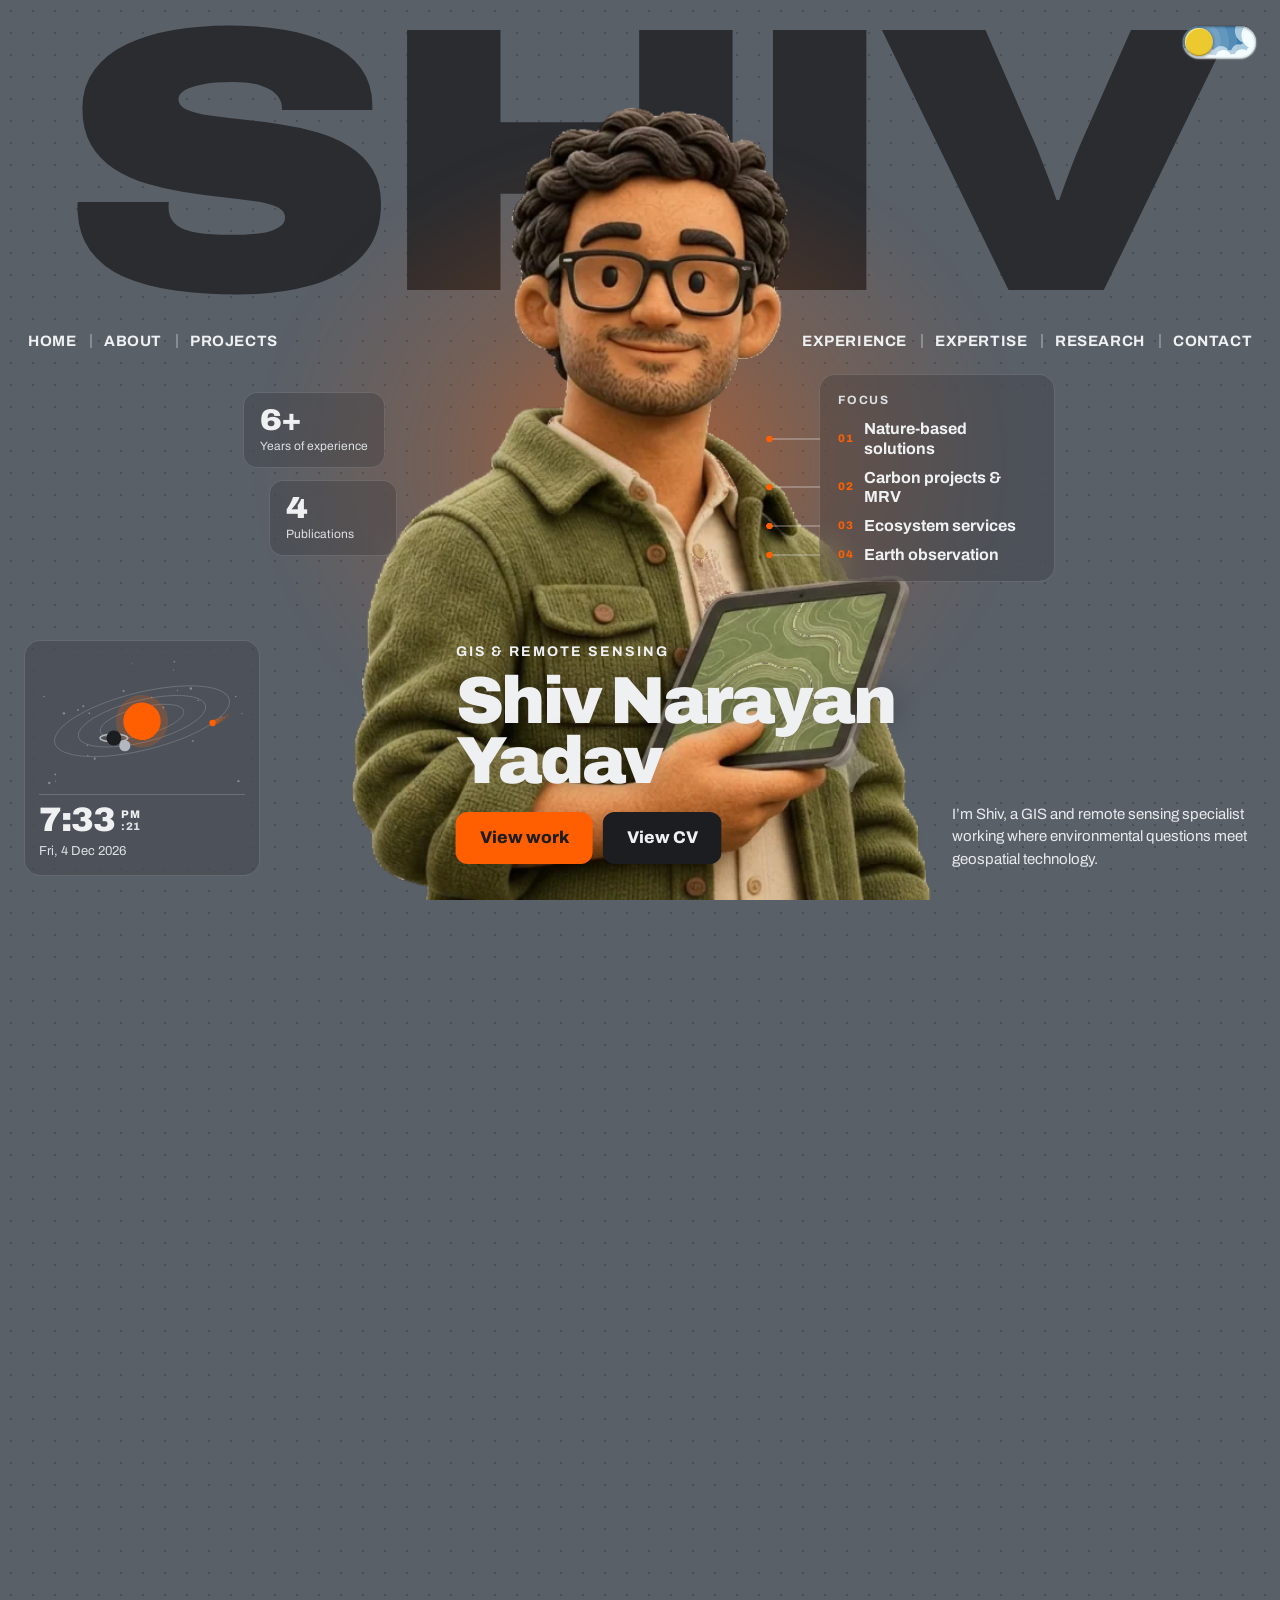
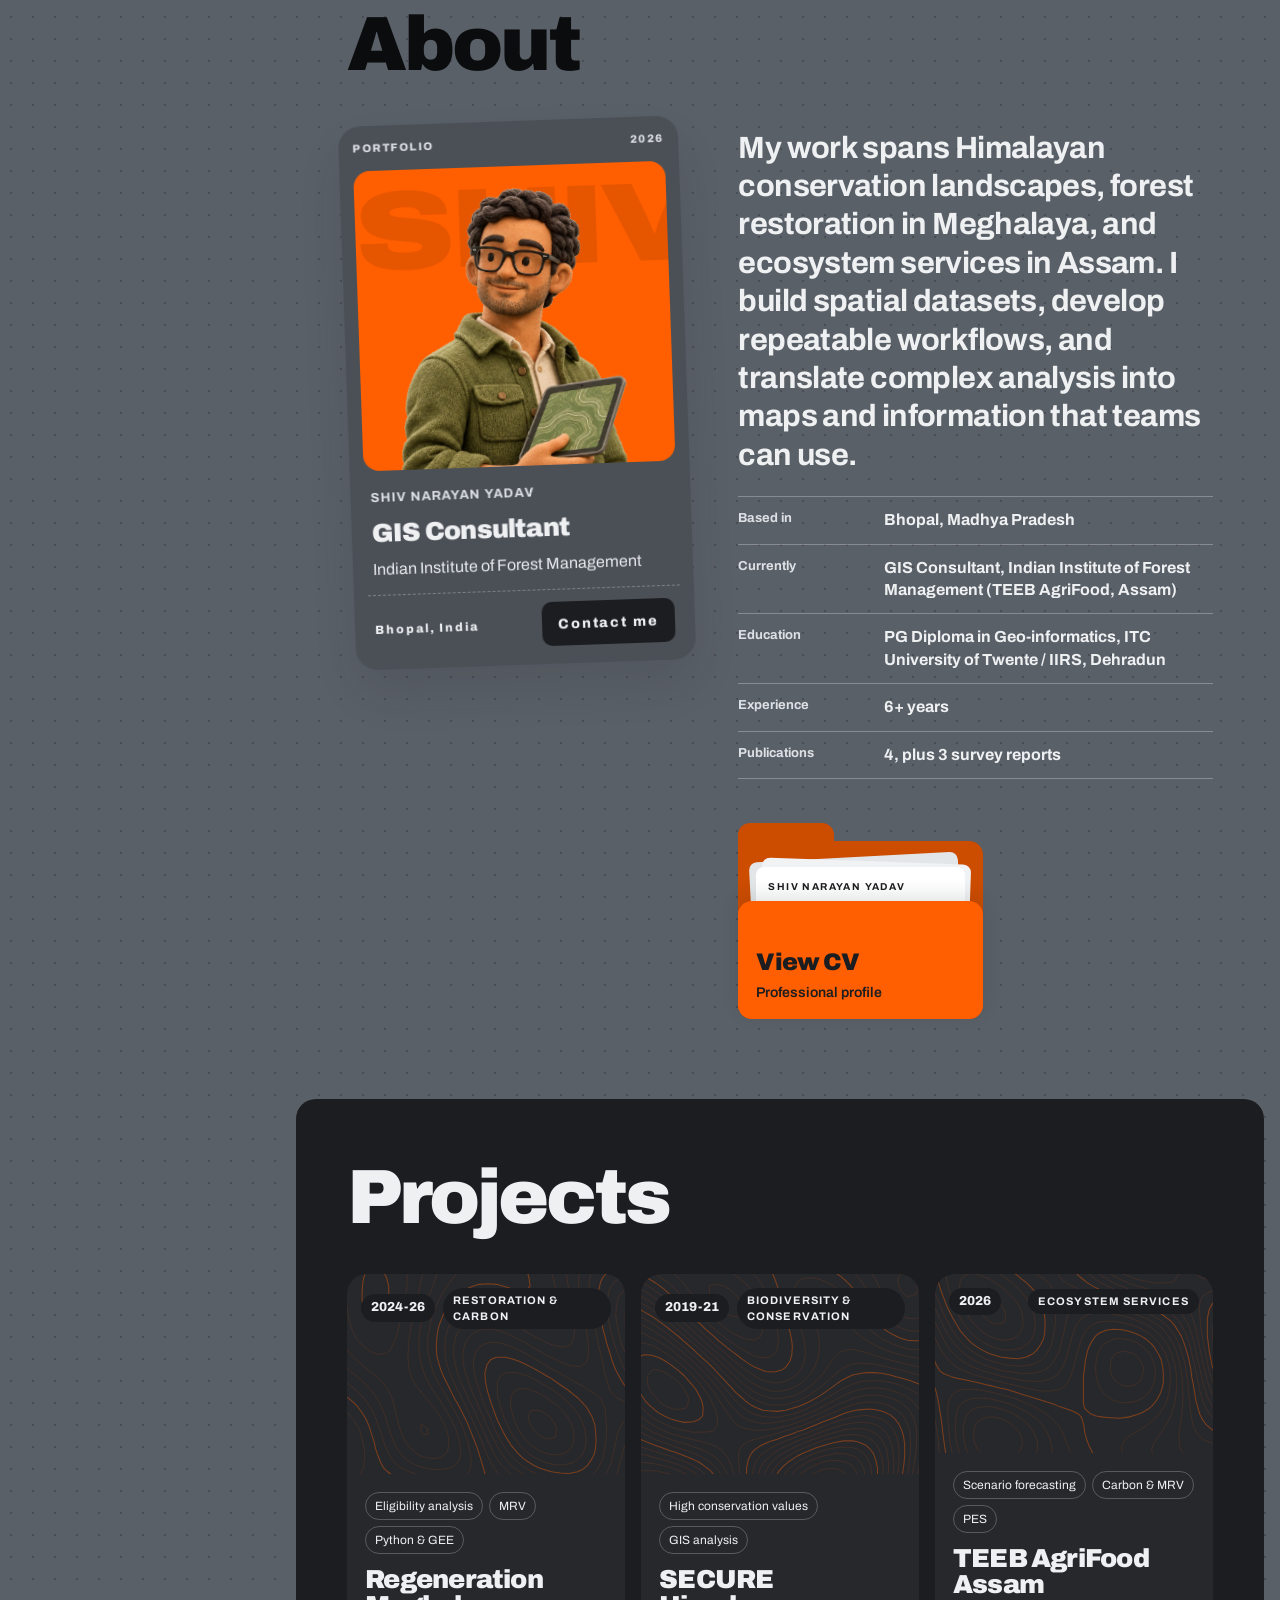
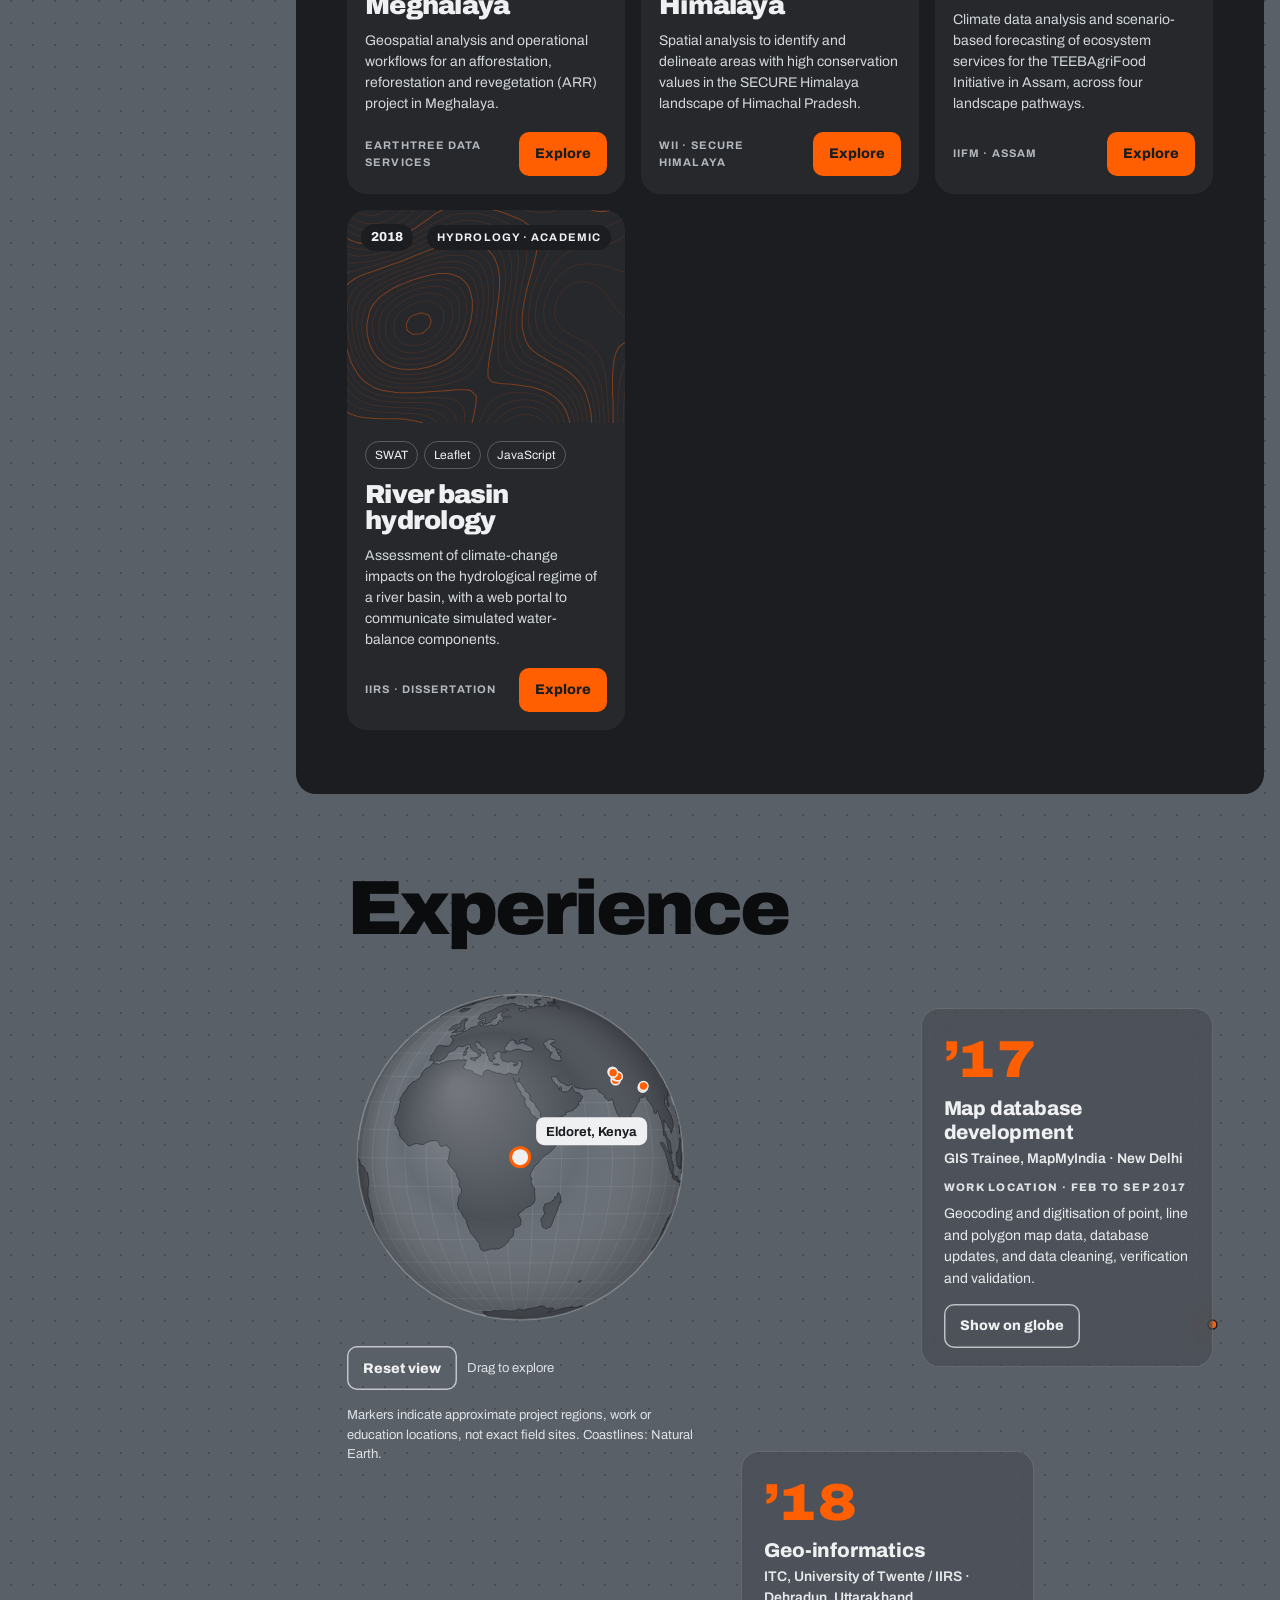
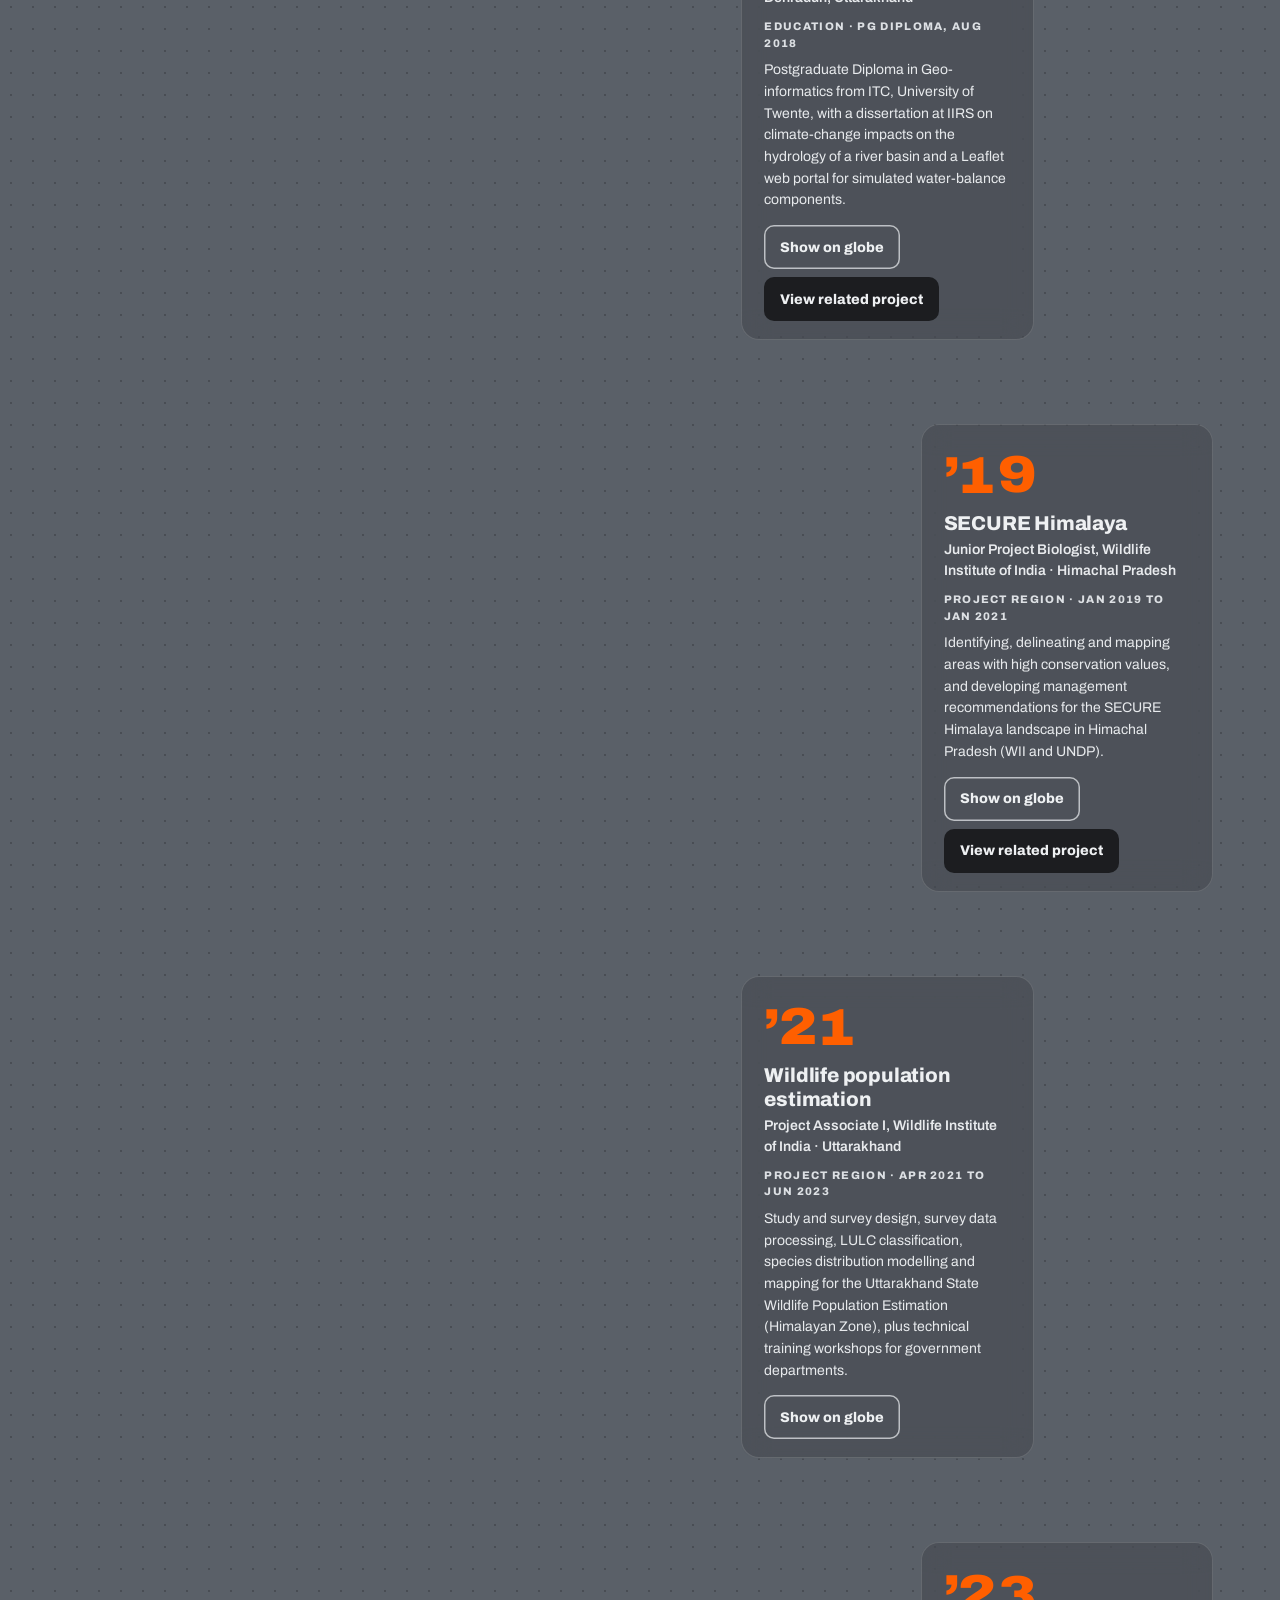
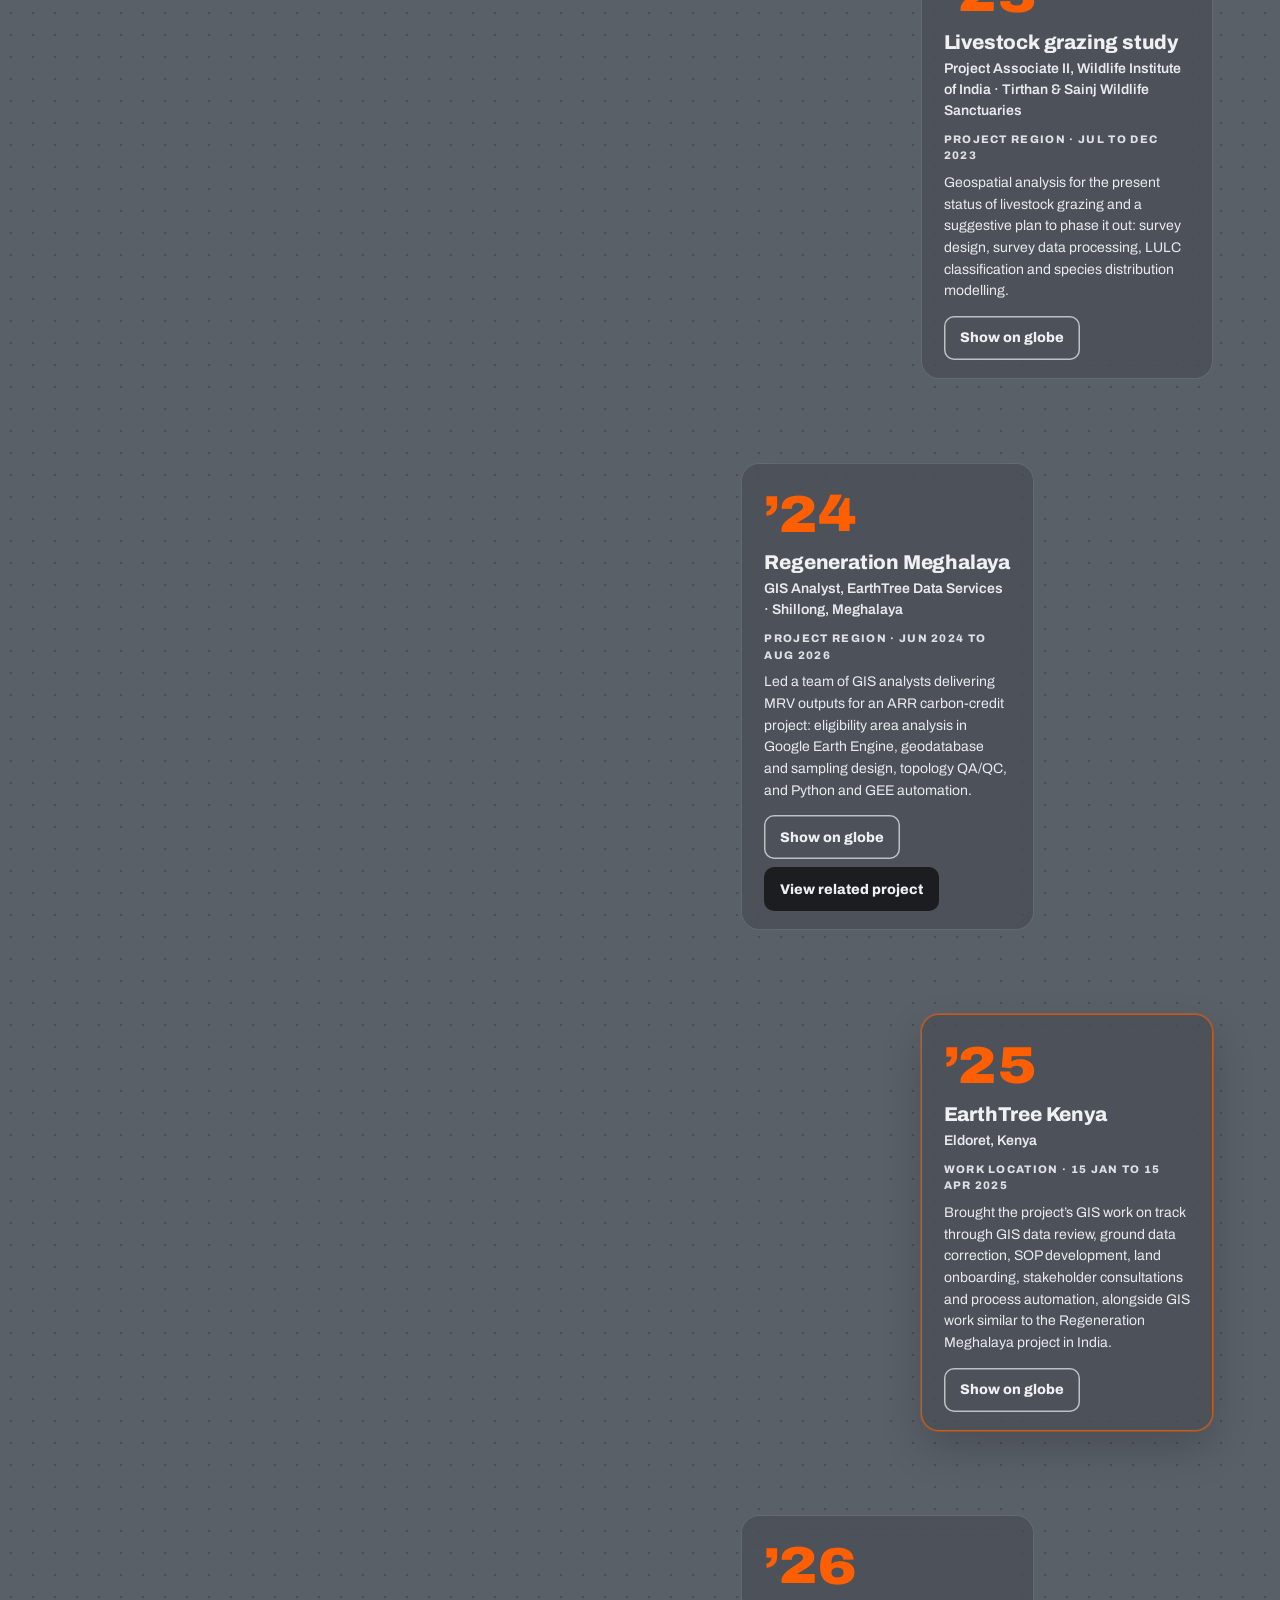
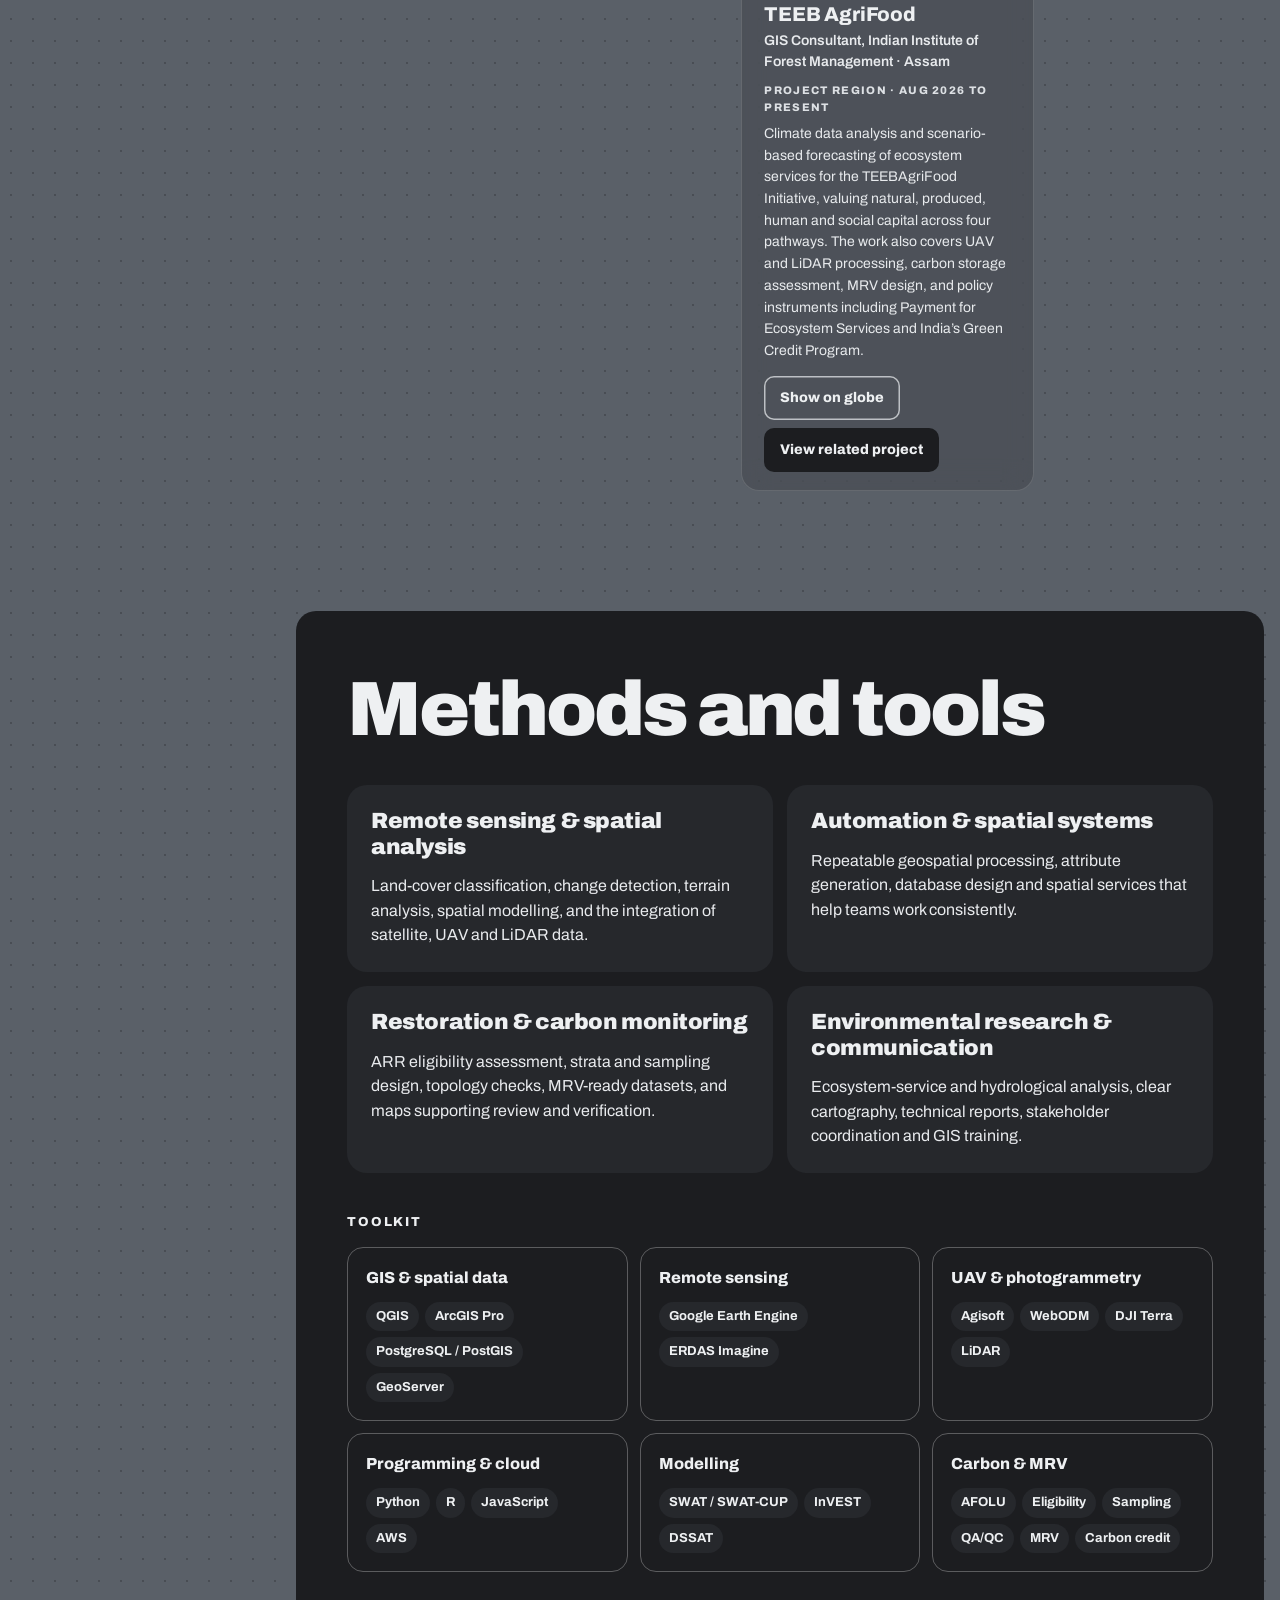
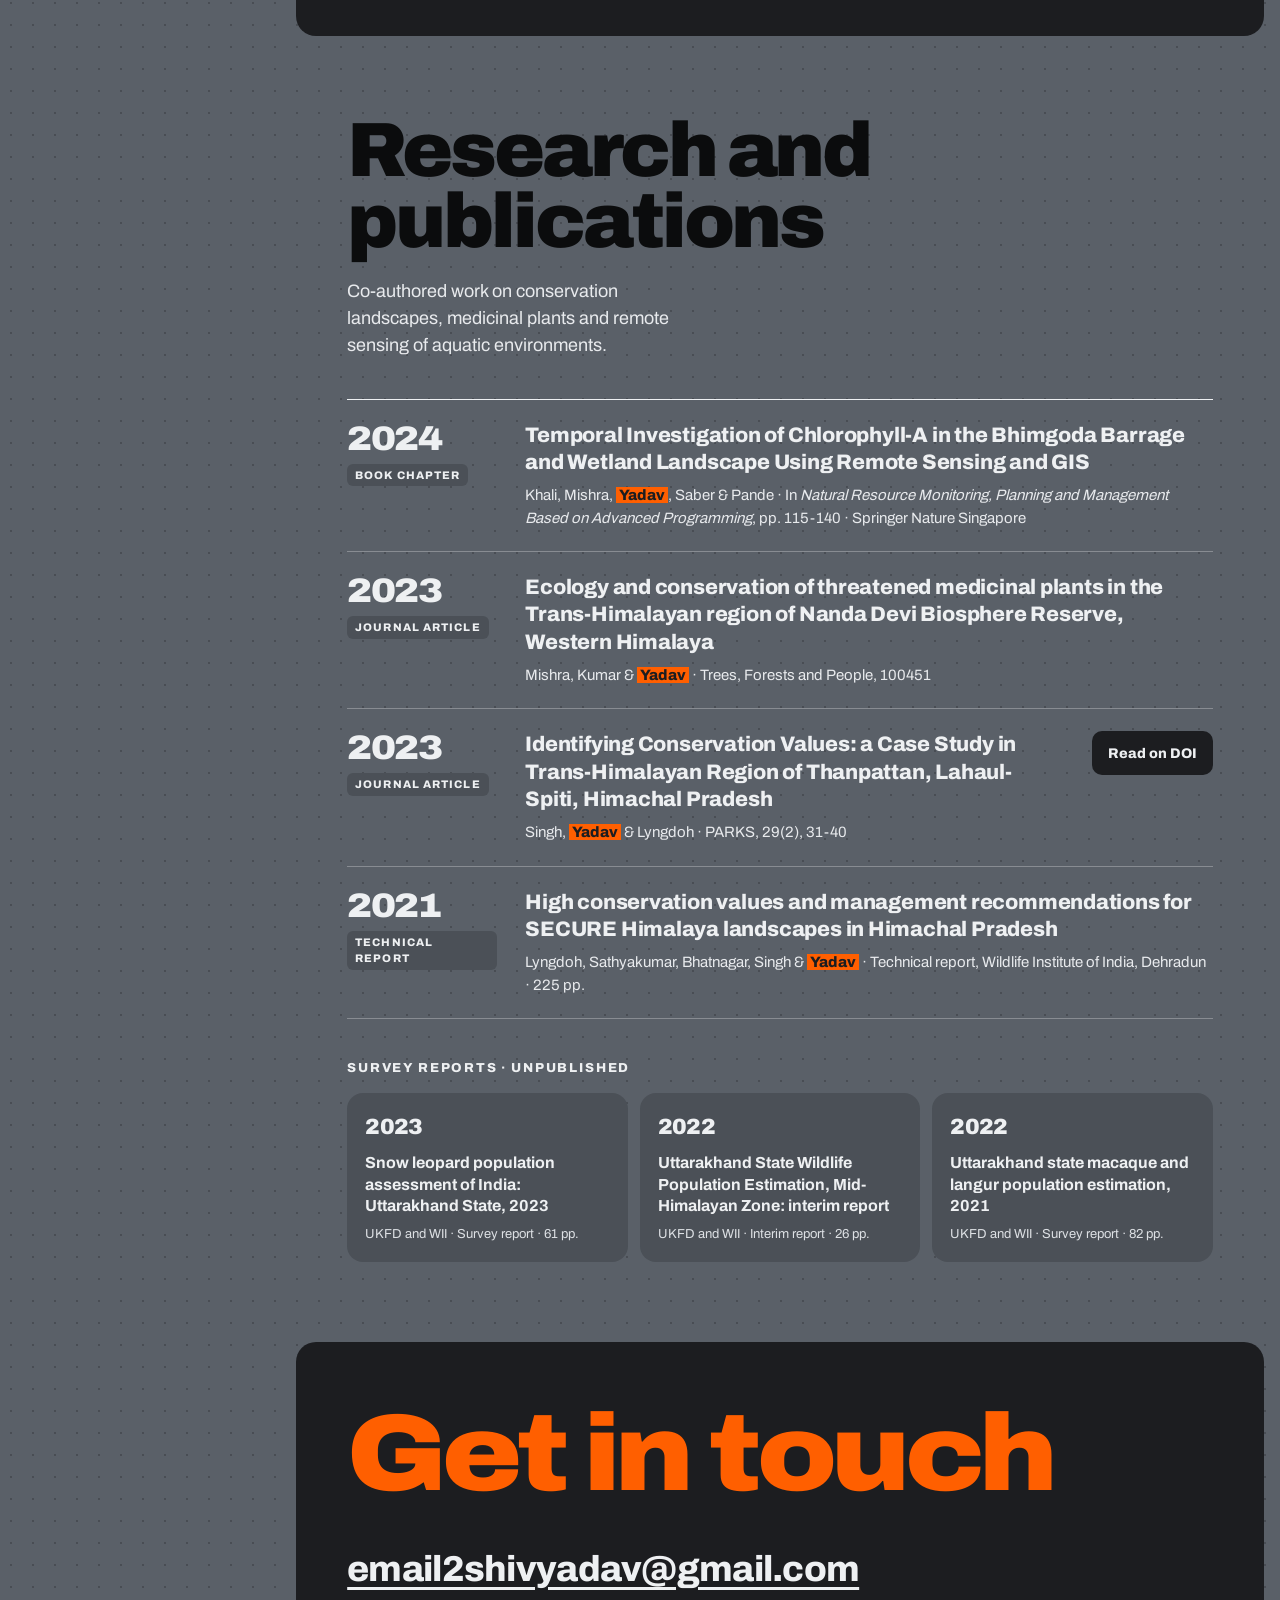
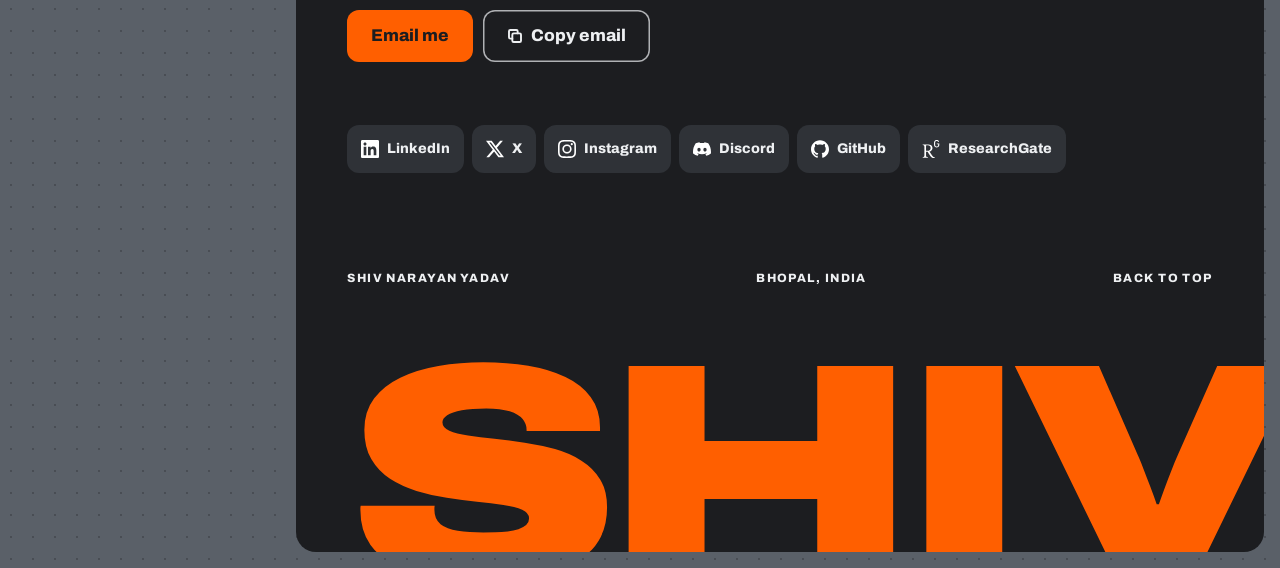
<file: index.html>
<!doctype html>
<html lang="en">
<head>
<meta charset="utf-8">
<meta name="viewport" content="width=device-width, initial-scale=1">
<meta name="theme-color" content="#5a6068">
<meta name="description" content="Shiv Narayan Yadav, GIS and remote sensing specialist working across conservation, forest restoration, carbon projects, ecosystem services and environmental research.">
<title>Shiv Narayan Yadav · GIS and remote sensing</title>
<link rel="icon" href="favicon.svg" type="image/svg+xml">
<link rel="canonical" href="https://shivyadav.work.gd/">
<meta property="og:type" content="website">
<meta property="og:url" content="https://shivyadav.work.gd/">
<meta property="og:title" content="Shiv Narayan Yadav · GIS and remote sensing">
<meta property="og:description" content="Shiv Narayan Yadav, GIS and remote sensing specialist working across conservation, forest restoration, carbon projects, ecosystem services and environmental research.">
<meta property="og:image" content="https://shivyadav.work.gd/assets/og-image.jpg">
<meta property="og:image:width" content="1200">
<meta property="og:image:height" content="630">
<meta name="twitter:card" content="summary_large_image">
<script type="application/ld+json">{"@context": "https://schema.org", "@type": "Person", "name": "Shiv Narayan Yadav", "jobTitle": "GIS Consultant", "worksFor": {"@type": "Organization", "name": "Indian Institute of Forest Management"}, "address": {"@type": "PostalAddress", "addressLocality": "Bhopal", "addressRegion": "Madhya Pradesh", "addressCountry": "IN"}, "url": "https://shivyadav.work.gd/", "image": "https://shivyadav.work.gd/assets/og-image.jpg", "email": "mailto:email2shivyadav@gmail.com", "knowsAbout": ["GIS", "Remote sensing", "Nature-based solutions", "Carbon projects and MRV", "Ecosystem services"], "sameAs": ["https://www.linkedin.com/in/shiv-narayan-yadav-1a40b349/", "https://x.com/stillsbyshiv", "https://www.instagram.com/stillsbyshiv/", "https://github.com/shivnarayanyadav1507-sys", "https://www.researchgate.net/profile/Shiv-Yadav-10"]}</script>
<link rel="preload" href="assets/fonts/archivo-variable.woff2" as="font" type="font/woff2" crossorigin>
<script src="theme-init.js?v=3"></script>
<link rel="stylesheet" href="site.css?v=16">
<script src="site-config.js?v=5" defer></script>
<script src="vendor/d3-array.min.js" defer></script>
<script src="vendor/d3-geo.min.js" defer></script>
<script src="site.js?v=8" defer></script>
<script src="clock.js?v=2" defer></script>
<script src="visits.js?v=3" defer></script>
<script src="journey.js?v=5" defer></script>
<script src="char-video.js?v=3" defer></script>
<script src="char-turn.js?v=1" defer></script>
<script src="intro.js?v=2" defer></script>
</head>
<body>
<a class="skip-link" href="#main">Skip to content</a>

<header class="topbar" aria-label="Site header">
  <a class="brand-chip" href="#home" aria-label="Shiv Narayan Yadav, home">shiv.</a>
  <p class="ticket ticket-mini" data-visitor hidden><span class="ticket-main"><small aria-hidden="true">Visitor</small><span class="ticket-num"><span class="sr-only">You are visitor number</span><b data-visitor-no data-format="ticket"></b></span></span><span class="ticket-stub" aria-hidden="true"></span></p>
  <label class="theme-switch" title="Light or dark theme">
      <input type="checkbox" class="theme-switch__checkbox theme-toggle" role="switch" aria-label="Dark theme">
      <span class="theme-switch__container" aria-hidden="true">
        <span class="theme-switch__clouds"></span>
        <span class="theme-switch__stars-container"><svg viewBox="0 0 144 55" fill="none"><path fill-rule="evenodd" clip-rule="evenodd" d="M135.831 3.00688C135.055 3.85027 134.111 4.29946 133 4.35447C134.111 4.40947 135.055 4.85867 135.831 5.71123C136.607 6.55462 136.996 7.56303 136.996 8.72727C136.996 7.95722 137.172 7.25134 137.525 6.59129C137.886 5.93124 138.372 5.39954 138.98 5.00535C139.598 4.60199 140.268 4.39114 141 4.35447C139.88 4.2903 138.936 3.85027 138.16 3.00688C137.384 2.16348 136.996 1.16425 136.996 0C136.996 1.16425 136.607 2.16348 135.831 3.00688ZM31 23.3545C32.1114 23.2995 33.0551 22.8503 33.8313 22.0069C34.6075 21.1635 34.9956 20.1642 34.9956 19C34.9956 20.1642 35.3837 21.1635 36.1599 22.0069C36.9361 22.8503 37.8798 23.2903 39 23.3545C38.2679 23.3911 37.5976 23.602 36.9802 24.0053C36.3716 24.3995 35.8864 24.9312 35.5248 25.5913C35.172 26.2513 34.9956 26.9572 34.9956 27.7273C34.9956 26.563 34.6075 25.5546 33.8313 24.7112C33.0551 23.8587 32.1114 23.4095 31 23.3545ZM0 36.3545C1.11136 36.2995 2.05513 35.8503 2.83131 35.0069C3.6075 34.1635 3.99559 33.1642 3.99559 32C3.99559 33.1642 4.38368 34.1635 5.15987 35.0069C5.93605 35.8503 6.87982 36.2903 8 36.3545C7.26792 36.3911 6.59757 36.602 5.98015 37.0053C5.37155 37.3995 4.88644 37.9312 4.52481 38.5913C4.172 39.2513 3.99559 39.9572 3.99559 40.7273C3.99559 39.563 3.6075 38.5546 2.83131 37.7112C2.05513 36.8587 1.11136 36.4095 0 36.3545ZM56.8313 24.0069C56.0551 24.8503 55.1114 25.2995 54 25.3545C55.1114 25.4095 56.0551 25.8587 56.8313 26.7112C57.6075 27.5546 57.9956 28.563 57.9956 29.7273C57.9956 28.9572 58.172 28.2513 58.5248 27.5913C58.8864 26.9312 59.3716 26.3995 59.9802 26.0053C60.5976 25.602 61.2679 25.3911 62 25.3545C60.8798 25.2903 59.9361 24.8503 59.1599 24.0069C58.3837 23.1635 57.9956 22.1642 57.9956 21C57.9956 22.1642 57.6075 23.1635 56.8313 24.0069ZM81 25.3545C82.1114 25.2995 83.0551 24.8503 83.8313 24.0069C84.6075 23.1635 84.9956 22.1642 84.9956 21C84.9956 22.1642 85.3837 23.1635 86.1599 24.0069C86.9361 24.8503 87.8798 25.2903 89 25.3545C88.2679 25.3911 87.5976 25.602 86.9802 26.0053C86.3716 26.3995 85.8864 26.9312 85.5248 27.5913C85.172 28.2513 84.9956 28.9572 84.9956 29.7273C84.9956 28.563 84.6075 27.5546 83.8313 26.7112C83.0551 25.8587 82.1114 25.4095 81 25.3545ZM136 36.3545C137.111 36.2995 138.055 35.8503 138.831 35.0069C139.607 34.1635 139.996 33.1642 139.996 32C139.996 33.1642 140.384 34.1635 141.16 35.0069C141.936 35.8503 142.88 36.2903 144 36.3545C143.268 36.3911 142.598 36.602 141.98 37.0053C141.372 37.3995 140.886 37.9312 140.525 38.5913C140.172 39.2513 139.996 39.9572 139.996 40.7273C139.996 39.563 139.607 38.5546 138.831 37.7112C138.055 36.8587 137.111 36.4095 136 36.3545ZM101.831 49.0069C101.055 49.8503 100.111 50.2995 99 50.3545C100.111 50.4095 101.055 50.8587 101.831 51.7112C102.607 52.5546 102.996 53.563 102.996 54.7273C102.996 53.9572 103.172 53.2513 103.525 52.5913C103.886 51.9312 104.372 51.3995 104.98 51.0053C105.598 50.602 106.268 50.3911 107 50.3545C105.88 50.2903 104.936 49.8503 104.16 49.0069C103.384 48.1635 102.996 47.1642 102.996 46C102.996 47.1642 102.607 48.1635 101.831 49.0069Z" fill="currentColor"/></svg></span>
        <span class="theme-switch__circle-container">
          <span class="theme-switch__sun-moon-container">
            <span class="theme-switch__moon"><span class="theme-switch__spot"></span><span class="theme-switch__spot"></span><span class="theme-switch__spot"></span></span>
          </span>
        </span>
      </span>
    </label>
</header>

<div class="shell">
  <aside class="sidebar" aria-label="Profile and navigation">
    <div class="side-panel side-intro">
      <div class="side-top"><a class="brand-chip" href="#home" aria-label="Shiv Narayan Yadav, home" data-land="brand">shiv.</a><label class="theme-switch side-switch" data-land="switch" title="Light or dark theme">
      <input type="checkbox" class="theme-switch__checkbox theme-toggle" role="switch" aria-label="Dark theme">
      <span class="theme-switch__container" aria-hidden="true">
        <span class="theme-switch__clouds"></span>
        <span class="theme-switch__stars-container"><svg viewBox="0 0 144 55" fill="none"><path fill-rule="evenodd" clip-rule="evenodd" d="M135.831 3.00688C135.055 3.85027 134.111 4.29946 133 4.35447C134.111 4.40947 135.055 4.85867 135.831 5.71123C136.607 6.55462 136.996 7.56303 136.996 8.72727C136.996 7.95722 137.172 7.25134 137.525 6.59129C137.886 5.93124 138.372 5.39954 138.98 5.00535C139.598 4.60199 140.268 4.39114 141 4.35447C139.88 4.2903 138.936 3.85027 138.16 3.00688C137.384 2.16348 136.996 1.16425 136.996 0C136.996 1.16425 136.607 2.16348 135.831 3.00688ZM31 23.3545C32.1114 23.2995 33.0551 22.8503 33.8313 22.0069C34.6075 21.1635 34.9956 20.1642 34.9956 19C34.9956 20.1642 35.3837 21.1635 36.1599 22.0069C36.9361 22.8503 37.8798 23.2903 39 23.3545C38.2679 23.3911 37.5976 23.602 36.9802 24.0053C36.3716 24.3995 35.8864 24.9312 35.5248 25.5913C35.172 26.2513 34.9956 26.9572 34.9956 27.7273C34.9956 26.563 34.6075 25.5546 33.8313 24.7112C33.0551 23.8587 32.1114 23.4095 31 23.3545ZM0 36.3545C1.11136 36.2995 2.05513 35.8503 2.83131 35.0069C3.6075 34.1635 3.99559 33.1642 3.99559 32C3.99559 33.1642 4.38368 34.1635 5.15987 35.0069C5.93605 35.8503 6.87982 36.2903 8 36.3545C7.26792 36.3911 6.59757 36.602 5.98015 37.0053C5.37155 37.3995 4.88644 37.9312 4.52481 38.5913C4.172 39.2513 3.99559 39.9572 3.99559 40.7273C3.99559 39.563 3.6075 38.5546 2.83131 37.7112C2.05513 36.8587 1.11136 36.4095 0 36.3545ZM56.8313 24.0069C56.0551 24.8503 55.1114 25.2995 54 25.3545C55.1114 25.4095 56.0551 25.8587 56.8313 26.7112C57.6075 27.5546 57.9956 28.563 57.9956 29.7273C57.9956 28.9572 58.172 28.2513 58.5248 27.5913C58.8864 26.9312 59.3716 26.3995 59.9802 26.0053C60.5976 25.602 61.2679 25.3911 62 25.3545C60.8798 25.2903 59.9361 24.8503 59.1599 24.0069C58.3837 23.1635 57.9956 22.1642 57.9956 21C57.9956 22.1642 57.6075 23.1635 56.8313 24.0069ZM81 25.3545C82.1114 25.2995 83.0551 24.8503 83.8313 24.0069C84.6075 23.1635 84.9956 22.1642 84.9956 21C84.9956 22.1642 85.3837 23.1635 86.1599 24.0069C86.9361 24.8503 87.8798 25.2903 89 25.3545C88.2679 25.3911 87.5976 25.602 86.9802 26.0053C86.3716 26.3995 85.8864 26.9312 85.5248 27.5913C85.172 28.2513 84.9956 28.9572 84.9956 29.7273C84.9956 28.563 84.6075 27.5546 83.8313 26.7112C83.0551 25.8587 82.1114 25.4095 81 25.3545ZM136 36.3545C137.111 36.2995 138.055 35.8503 138.831 35.0069C139.607 34.1635 139.996 33.1642 139.996 32C139.996 33.1642 140.384 34.1635 141.16 35.0069C141.936 35.8503 142.88 36.2903 144 36.3545C143.268 36.3911 142.598 36.602 141.98 37.0053C141.372 37.3995 140.886 37.9312 140.525 38.5913C140.172 39.2513 139.996 39.9572 139.996 40.7273C139.996 39.563 139.607 38.5546 138.831 37.7112C138.055 36.8587 137.111 36.4095 136 36.3545ZM101.831 49.0069C101.055 49.8503 100.111 50.2995 99 50.3545C100.111 50.4095 101.055 50.8587 101.831 51.7112C102.607 52.5546 102.996 53.563 102.996 54.7273C102.996 53.9572 103.172 53.2513 103.525 52.5913C103.886 51.9312 104.372 51.3995 104.98 51.0053C105.598 50.602 106.268 50.3911 107 50.3545C105.88 50.2903 104.936 49.8503 104.16 49.0069C103.384 48.1635 102.996 47.1642 102.996 46C102.996 47.1642 102.607 48.1635 101.831 49.0069Z" fill="currentColor"/></svg></span>
        <span class="theme-switch__circle-container">
          <span class="theme-switch__sun-moon-container">
            <span class="theme-switch__moon"><span class="theme-switch__spot"></span><span class="theme-switch__spot"></span><span class="theme-switch__spot"></span></span>
          </span>
        </span>
      </span>
    </label></div>
      <p><b>Shiv Narayan Yadav</b><br>GIS &amp; remote sensing specialist, India</p>
    </div>
    <div class="side-panel side-stats">
      <div data-land="stat-0"><strong>6+</strong><span>Years of experience</span></div>
      <div data-land="stat-1"><strong>4</strong><span>Publications</span></div>
    </div>
    <nav class="side-panel side-nav" aria-label="Main navigation">
      <a href="#home" data-nav><svg viewBox="0 0 24 24" aria-hidden="true"><path d="m3 10 9-7 9 7v11h-6v-7H9v7H3z"/></svg><span data-land="nav-0">Home</span></a>
      <a href="#about" data-nav><svg viewBox="0 0 24 24" aria-hidden="true"><circle cx="12" cy="8" r="4"/><path d="M4 21v-3a8 8 0 0 1 16 0v3"/></svg><span data-land="nav-1">About</span></a>
      <a href="#work" data-nav><svg viewBox="0 0 24 24" aria-hidden="true"><rect x="3" y="7" width="18" height="14" rx="3"/><path d="M8 7V4h8v3M3 13h18"/></svg><span data-land="nav-2">Projects</span></a>
      <a href="#experience" data-nav><svg viewBox="0 0 24 24" aria-hidden="true"><circle cx="12" cy="12" r="10"/><ellipse cx="12" cy="12" rx="4" ry="10"/><path d="M2 12h20"/></svg><span data-land="nav-3">Experience</span></a>
      <a href="#expertise" data-nav><svg viewBox="0 0 24 24" aria-hidden="true"><path d="m8 5-6 7 6 7m8-14 6 7-6 7m-3-17-2 20"/></svg><span data-land="nav-4">Expertise</span></a>
      <a href="#research" data-nav><svg viewBox="0 0 24 24" aria-hidden="true"><path d="M3 3h6a3 3 0 0 1 3 3v15a4 4 0 0 0-4-2H3zm18 0h-6a3 3 0 0 0-3 3v15a4 4 0 0 1 4-2h5z"/></svg><span data-land="nav-5">Research</span></a>
      <a href="#contact" data-nav><svg viewBox="0 0 24 24" aria-hidden="true"><rect x="2" y="4" width="20" height="16" rx="3"/><path d="m3 6 9 7 9-7"/></svg><span data-land="nav-6">Contact</span></a>
    </nav>
    <div class="side-panel side-email">
      <span>email2shivyadav@gmail.com</span>
      <button type="button" class="copy-email" aria-label="Copy email address"><svg viewBox="0 0 24 24" aria-hidden="true"><rect x="8" y="8" width="13" height="13" rx="2"/><path d="M16 8V5a2 2 0 0 0-2-2H5a2 2 0 0 0-2 2v9a2 2 0 0 0 2 2h3"/></svg></button>
    </div>
    <a class="side-cv" href="cv.html" data-cv data-land="cv">View CV</a>
    <p class="ticket" data-visitor hidden>
      <span class="ticket-main">
        <small aria-hidden="true">Admit one · visitor</small>
        <span class="ticket-num"><span class="sr-only">You are visitor number</span><span aria-hidden="true">No.</span> <b data-visitor-no data-format="ticket"></b></span>
        <span class="ticket-bars" aria-hidden="true"></span>
      </span>
      <span class="ticket-stub" aria-hidden="true"><b>shiv.</b></span>
    </p>
    <p class="sr-status" role="status" data-copy-status></p>
  </aside>

  <main id="main">
    <!-- INTRO: full-screen opening that folds into the sidebar as you scroll -->
    <section class="intro" id="home" aria-labelledby="hero-title">
      <div class="char-layer" aria-hidden="true">
        <div class="intro-wordmark" data-fly="brand">SHIV</div>
        <div class="char-stage" id="character-stage">
          <span class="char-glow"></span>
          <img class="char-poster" src="assets/character-poster.webp" alt="" width="528" height="720" fetchpriority="high">
          <canvas id="character-canvas" width="528" height="720"></canvas>
        </div>
      </div>
      <div class="intro-stage" data-intro>
        <span class="intro-switch" data-fly="switch"><label class="theme-switch" title="Light or dark theme">
      <input type="checkbox" class="theme-switch__checkbox theme-toggle" role="switch" aria-label="Dark theme">
      <span class="theme-switch__container" aria-hidden="true">
        <span class="theme-switch__clouds"></span>
        <span class="theme-switch__stars-container"><svg viewBox="0 0 144 55" fill="none"><path fill-rule="evenodd" clip-rule="evenodd" d="M135.831 3.00688C135.055 3.85027 134.111 4.29946 133 4.35447C134.111 4.40947 135.055 4.85867 135.831 5.71123C136.607 6.55462 136.996 7.56303 136.996 8.72727C136.996 7.95722 137.172 7.25134 137.525 6.59129C137.886 5.93124 138.372 5.39954 138.98 5.00535C139.598 4.60199 140.268 4.39114 141 4.35447C139.88 4.2903 138.936 3.85027 138.16 3.00688C137.384 2.16348 136.996 1.16425 136.996 0C136.996 1.16425 136.607 2.16348 135.831 3.00688ZM31 23.3545C32.1114 23.2995 33.0551 22.8503 33.8313 22.0069C34.6075 21.1635 34.9956 20.1642 34.9956 19C34.9956 20.1642 35.3837 21.1635 36.1599 22.0069C36.9361 22.8503 37.8798 23.2903 39 23.3545C38.2679 23.3911 37.5976 23.602 36.9802 24.0053C36.3716 24.3995 35.8864 24.9312 35.5248 25.5913C35.172 26.2513 34.9956 26.9572 34.9956 27.7273C34.9956 26.563 34.6075 25.5546 33.8313 24.7112C33.0551 23.8587 32.1114 23.4095 31 23.3545ZM0 36.3545C1.11136 36.2995 2.05513 35.8503 2.83131 35.0069C3.6075 34.1635 3.99559 33.1642 3.99559 32C3.99559 33.1642 4.38368 34.1635 5.15987 35.0069C5.93605 35.8503 6.87982 36.2903 8 36.3545C7.26792 36.3911 6.59757 36.602 5.98015 37.0053C5.37155 37.3995 4.88644 37.9312 4.52481 38.5913C4.172 39.2513 3.99559 39.9572 3.99559 40.7273C3.99559 39.563 3.6075 38.5546 2.83131 37.7112C2.05513 36.8587 1.11136 36.4095 0 36.3545ZM56.8313 24.0069C56.0551 24.8503 55.1114 25.2995 54 25.3545C55.1114 25.4095 56.0551 25.8587 56.8313 26.7112C57.6075 27.5546 57.9956 28.563 57.9956 29.7273C57.9956 28.9572 58.172 28.2513 58.5248 27.5913C58.8864 26.9312 59.3716 26.3995 59.9802 26.0053C60.5976 25.602 61.2679 25.3911 62 25.3545C60.8798 25.2903 59.9361 24.8503 59.1599 24.0069C58.3837 23.1635 57.9956 22.1642 57.9956 21C57.9956 22.1642 57.6075 23.1635 56.8313 24.0069ZM81 25.3545C82.1114 25.2995 83.0551 24.8503 83.8313 24.0069C84.6075 23.1635 84.9956 22.1642 84.9956 21C84.9956 22.1642 85.3837 23.1635 86.1599 24.0069C86.9361 24.8503 87.8798 25.2903 89 25.3545C88.2679 25.3911 87.5976 25.602 86.9802 26.0053C86.3716 26.3995 85.8864 26.9312 85.5248 27.5913C85.172 28.2513 84.9956 28.9572 84.9956 29.7273C84.9956 28.563 84.6075 27.5546 83.8313 26.7112C83.0551 25.8587 82.1114 25.4095 81 25.3545ZM136 36.3545C137.111 36.2995 138.055 35.8503 138.831 35.0069C139.607 34.1635 139.996 33.1642 139.996 32C139.996 33.1642 140.384 34.1635 141.16 35.0069C141.936 35.8503 142.88 36.2903 144 36.3545C143.268 36.3911 142.598 36.602 141.98 37.0053C141.372 37.3995 140.886 37.9312 140.525 38.5913C140.172 39.2513 139.996 39.9572 139.996 40.7273C139.996 39.563 139.607 38.5546 138.831 37.7112C138.055 36.8587 137.111 36.4095 136 36.3545ZM101.831 49.0069C101.055 49.8503 100.111 50.2995 99 50.3545C100.111 50.4095 101.055 50.8587 101.831 51.7112C102.607 52.5546 102.996 53.563 102.996 54.7273C102.996 53.9572 103.172 53.2513 103.525 52.5913C103.886 51.9312 104.372 51.3995 104.98 51.0053C105.598 50.602 106.268 50.3911 107 50.3545C105.88 50.2903 104.936 49.8503 104.16 49.0069C103.384 48.1635 102.996 47.1642 102.996 46C102.996 47.1642 102.607 48.1635 101.831 49.0069Z" fill="currentColor"/></svg></span>
        <span class="theme-switch__circle-container">
          <span class="theme-switch__sun-moon-container">
            <span class="theme-switch__moon"><span class="theme-switch__spot"></span><span class="theme-switch__spot"></span><span class="theme-switch__spot"></span></span>
          </span>
        </span>
      </span>
    </label></span>
        <nav class="intro-nav" aria-label="Sections">
          <div class="intro-nav-group">
            <a href="#home" data-fly="nav-0">Home</a><a href="#about" data-fly="nav-1">About</a><a href="#work" data-fly="nav-2">Projects</a>
          </div>
          <div class="intro-nav-group">
            <a href="#experience" data-fly="nav-3">Experience</a><a href="#expertise" data-fly="nav-4">Expertise</a><a href="#research" data-fly="nav-5">Research</a><a href="#contact" data-fly="nav-6">Contact</a>
          </div>
        </nav>
        <div class="intro-stats">
          <div class="intro-stat glass" data-fly="stat-0"><strong>6+</strong><span>Years of experience</span></div>
          <div class="intro-stat glass" data-fly="stat-1"><strong>4</strong><span>Publications</span></div>
        </div>
        <div class="glass focus-card intro-focus" data-fade>
          <span class="card-label">Focus</span>
          <ul>
            <li>Nature-based solutions</li>
            <li>Carbon projects &amp; MRV</li>
            <li>Ecosystem services</li>
            <li>Earth observation</li>
          </ul>
        </div>
        <section class="glass orbit-clock intro-clock" aria-label="Current date and time" data-fade>
          <svg class="orbit-svg" id="orbit-clock" viewBox="0 0 220 150" aria-hidden="true" focusable="false"></svg>
          <div class="orbit-read">
            <time class="orbit-time" id="orbit-time"><span class="orbit-hm" id="orbit-hm">--:--</span><span class="orbit-side"><span id="orbit-ampm"></span><span id="orbit-sec"></span></span></time>
            <p class="orbit-date" id="orbit-date"></p>
          </div>
        </section>
        <p class="intro-text" data-fade>I’m Shiv, a GIS and remote sensing specialist working where environmental questions meet geospatial technology.</p>
        <div class="intro-head" data-rise>
          <p class="eyebrow">GIS &amp; Remote Sensing</p>
          <h1 id="hero-title">Shiv Narayan<br>Yadav</h1>
          <div class="btn-row">
            <a class="btn btn-accent" href="#work" data-fade-btn>View work</a>
            <a class="btn btn-ink" href="cv.html" data-cv data-fly="cv">View CV</a>
          </div>
        </div>
        <span class="intro-hint" aria-hidden="true" data-fade>Scroll</span>
      </div>
    </section>

    <!-- ABOUT -->
    <section class="section" id="about" aria-labelledby="about-title">
      <div class="wrap">
        <div class="section-head">
          <h2 id="about-title">About</h2>
        </div>
        <div class="about-grid">
          <article class="id-card" aria-label="Shiv Narayan Yadav, ID card">
            <div class="id-top"><span>Portfolio</span><span>2026</span></div>
            <div class="id-photo"><span aria-hidden="true">SHIV</span><img src="assets/shiv-portrait.webp" alt="Shiv’s illustrated geospatial explorer" width="673" height="924" loading="lazy"></div>
            <div class="id-body">
              <p class="id-kicker">Shiv Narayan Yadav</p>
              <h3>GIS Consultant</h3>
              <p>Indian Institute of Forest Management</p>
            </div>
            <div class="id-bottom"><span>Bhopal, India</span><a class="btn btn-ink btn-sm" href="mailto:email2shivyadav@gmail.com">Contact me</a></div>
          </article>
          <div class="about-copy">
            <p class="lead">My work spans Himalayan conservation landscapes, forest restoration in Meghalaya, and ecosystem services in Assam. I build spatial datasets, develop repeatable workflows, and translate complex analysis into maps and information that teams can use.</p>
            <dl class="facts">
              <div><dt>Based in</dt><dd>Bhopal, Madhya Pradesh</dd></div>
              <div><dt>Currently</dt><dd>GIS Consultant, Indian Institute of Forest Management (TEEB AgriFood, Assam)</dd></div>
              <div><dt>Education</dt><dd>PG Diploma in Geo-informatics, ITC University of Twente / IIRS, Dehradun</dd></div>
              <div><dt>Experience</dt><dd>6+ years</dd></div>
              <div><dt>Publications</dt><dd>4, plus 3 survey reports</dd></div>
            </dl>
            <a class="cv-folder" href="cv.html" data-cv>
              <span class="cvf-tab" aria-hidden="true"></span><span class="cvf-back" aria-hidden="true"></span>
              <span class="cvf-paper p1" aria-hidden="true"><b>EXPERIENCE</b><i></i><i></i></span>
              <span class="cvf-paper p2" aria-hidden="true"><b>RESEARCH</b><i></i><i></i></span>
              <span class="cvf-paper p3" aria-hidden="true"><b>SHIV NARAYAN YADAV</b><i></i><i></i></span>
              <span class="cvf-front"><b>View CV</b><span>Professional profile</span></span>
            </a>
          </div>
        </div>
      </div>
    </section>

    <!-- WORK -->
    <section class="section section-dark" id="work" aria-labelledby="work-title">
      <div class="wrap">
        <div class="section-head">
          <h2 id="work-title">Projects</h2>
        </div>
        <div class="project-grid">
          <article class="project-card">
            <div class="project-art" style="--pos: 20% 30%" aria-hidden="true"></div>
            <div class="project-top"><span>2024-26</span><span>Restoration &amp; carbon</span></div>
            <div class="project-body">
              <div class="tags"><span>Eligibility analysis</span><span>MRV</span><span>Python &amp; GEE</span></div>
              <h3>Regeneration Meghalaya</h3>
              <p>Geospatial analysis and operational workflows for an afforestation, reforestation and revegetation (ARR) project in Meghalaya.</p>
              <div class="project-foot"><span>EarthTree Data Services</span><button type="button" class="btn btn-accent btn-sm" data-project="meghalaya" aria-haspopup="dialog">Explore</button></div>
            </div>
          </article>
          <article class="project-card">
            <div class="project-art" style="--pos: 75% 15%" aria-hidden="true"></div>
            <div class="project-top"><span>2019-21</span><span>Biodiversity &amp; conservation</span></div>
            <div class="project-body">
              <div class="tags"><span>High conservation values</span><span>GIS analysis</span></div>
              <h3>SECURE Himalaya</h3>
              <p>Spatial analysis to identify and delineate areas with high conservation values in the SECURE Himalaya landscape of Himachal Pradesh.</p>
              <div class="project-foot"><span>WII · SECURE Himalaya</span><button type="button" class="btn btn-accent btn-sm" data-project="himalaya" aria-haspopup="dialog">Explore</button></div>
            </div>
          </article>
          <article class="project-card">
            <div class="project-art" style="--pos: 45% 80%" aria-hidden="true"></div>
            <div class="project-top"><span>2026</span><span>Ecosystem services</span></div>
            <div class="project-body">
              <div class="tags"><span>Scenario forecasting</span><span>Carbon &amp; MRV</span><span>PES</span></div>
              <h3>TEEB AgriFood Assam</h3>
              <p>Climate data analysis and scenario-based forecasting of ecosystem services for the TEEBAgriFood Initiative in Assam, across four landscape pathways.</p>
              <div class="project-foot"><span>IIFM · Assam</span><button type="button" class="btn btn-accent btn-sm" data-project="assam" aria-haspopup="dialog">Explore</button></div>
            </div>
          </article>
          <article class="project-card">
            <div class="project-art" style="--pos: 95% 60%" aria-hidden="true"></div>
            <div class="project-top"><span>2018</span><span>Hydrology · academic</span></div>
            <div class="project-body">
              <div class="tags"><span>SWAT</span><span>Leaflet</span><span>JavaScript</span></div>
              <h3>River basin hydrology</h3>
              <p>Assessment of climate-change impacts on the hydrological regime of a river basin, with a web portal to communicate simulated water-balance components.</p>
              <div class="project-foot"><span>IIRS · Dissertation</span><button type="button" class="btn btn-accent btn-sm" data-project="water" aria-haspopup="dialog">Explore</button></div>
            </div>
          </article>
        </div>
      </div>
    </section>

    <!-- EXPERIENCE -->
    <section class="section" id="experience" aria-labelledby="experience-title">
      <div class="wrap">
        <div class="section-head">
          <h2 id="experience-title">Experience</h2>
        </div>
        <div class="journey">
          <div class="globe-col">
            <div class="globe-stage"><canvas id="journey-globe" tabindex="0" role="img" aria-label="Globe of experience locations. Drag to rotate; arrow keys rotate. Use the timeline to select an experience."></canvas></div>
            <div class="globe-controls">
              <button type="button" class="btn btn-outline btn-sm" id="globe-reset">Reset view</button>
              <span>Drag to explore</span>
            </div>
            <p class="map-note">Markers indicate approximate project regions, work or education locations, not exact field sites. Coastlines: Natural Earth.</p>
            <p id="globe-status" role="status"></p>
          </div>
          <div class="timeline-col">
            <svg class="river" viewBox="0 0 24 100" preserveAspectRatio="none" aria-hidden="true"><path d="M12 0 C 3 10, 21 20, 12 32 S 3 54, 12 66 S 21 88, 12 100"/></svg>
            <ol class="timeline" id="timeline" aria-label="Experience timeline"></ol>
          </div>
        </div>
      </div>
    </section>

    <!-- EXPERTISE -->
    <section class="section" id="expertise" aria-labelledby="expertise-title">
      <div class="wrap">
        <div class="section-head">
          <h2 id="expertise-title">Methods and tools</h2>
        </div>
        <div class="skill-grid">
          <article class="skill-card"><div class="skill-head"><h3>Remote sensing &amp; spatial analysis</h3></div><p>Land-cover classification, change detection, terrain analysis, spatial modelling, and the integration of satellite, UAV and LiDAR data.</p></article>
          <article class="skill-card"><div class="skill-head"><h3>Automation &amp; spatial systems</h3></div><p>Repeatable geospatial processing, attribute generation, database design and spatial services that help teams work consistently.</p></article>
          <article class="skill-card"><div class="skill-head"><h3>Restoration &amp; carbon monitoring</h3></div><p>ARR eligibility assessment, strata and sampling design, topology checks, MRV-ready datasets, and maps supporting review and verification.</p></article>
          <article class="skill-card"><div class="skill-head"><h3>Environmental research &amp; communication</h3></div><p>Ecosystem-service and hydrological analysis, clear cartography, technical reports, stakeholder coordination and GIS training.</p></article>
        </div>
        <div class="toolkit">
          <h3>Toolkit</h3>
          <div class="toolkit-grid">
            <div><h4>GIS &amp; spatial data</h4><div class="chips"><span>QGIS</span><span>ArcGIS Pro</span><span>PostgreSQL / PostGIS</span><span>GeoServer</span></div></div>
            <div><h4>Remote sensing</h4><div class="chips"><span>Google Earth Engine</span><span>ERDAS Imagine</span></div></div>
            <div><h4>UAV &amp; photogrammetry</h4><div class="chips"><span>Agisoft</span><span>WebODM</span><span>DJI Terra</span><span>LiDAR</span></div></div>
            <div><h4>Programming &amp; cloud</h4><div class="chips"><span>Python</span><span>R</span><span>JavaScript</span><span>AWS</span></div></div>
            <div><h4>Modelling</h4><div class="chips"><span>SWAT / SWAT-CUP</span><span>InVEST</span><span>DSSAT</span></div></div>
            <div><h4>Carbon &amp; MRV</h4><div class="chips"><span>AFOLU</span><span>Eligibility</span><span>Sampling</span><span>QA/QC</span><span>MRV</span><span>Carbon credit</span></div></div>
          </div>
        </div>
      </div>
    </section>

    <!-- RESEARCH -->
    <section class="section" id="research" aria-labelledby="research-title">
      <div class="wrap">
        <div class="section-head">
          <h2 id="research-title">Research and publications</h2>
          <p>Co-authored work on conservation landscapes, medicinal plants and remote sensing of aquatic environments.</p>
        </div>
        <div class="pubs">
          <article class="pub"><div class="pub-year"><strong>2024</strong><span>Book chapter</span></div><div class="pub-body"><h3>Temporal Investigation of Chlorophyll-A in the Bhimgoda Barrage and Wetland Landscape Using Remote Sensing and GIS</h3><p>Khali, Mishra, <mark>Yadav</mark>, Saber &amp; Pande · In <i>Natural Resource Monitoring, Planning and Management Based on Advanced Programming</i>, pp. 115-140 · Springer Nature Singapore</p></div></article>
          <article class="pub"><div class="pub-year"><strong>2023</strong><span>Journal article</span></div><div class="pub-body"><h3>Ecology and conservation of threatened medicinal plants in the Trans-Himalayan region of Nanda Devi Biosphere Reserve, Western Himalaya</h3><p>Mishra, Kumar &amp; <mark>Yadav</mark> · Trees, Forests and People, 100451</p></div></article>
          <article class="pub"><div class="pub-year"><strong>2023</strong><span>Journal article</span></div><div class="pub-body"><h3>Identifying Conservation Values: a Case Study in Trans-Himalayan Region of Thanpattan, Lahaul-Spiti, Himachal Pradesh</h3><p>Singh, <mark>Yadav</mark> &amp; Lyngdoh · PARKS, 29(2), 31-40</p></div><a class="btn btn-ink btn-sm" href="https://doi.org/10.2305/IUCN.CH.2023.PARKS-29-2NS.en" target="_blank" rel="noopener">Read on DOI</a></article>
          <article class="pub"><div class="pub-year"><strong>2021</strong><span>Technical report</span></div><div class="pub-body"><h3>High conservation values and management recommendations for SECURE Himalaya landscapes in Himachal Pradesh</h3><p>Lyngdoh, Sathyakumar, Bhatnagar, Singh &amp; <mark>Yadav</mark> · Technical report, Wildlife Institute of India, Dehradun · 225 pp.</p></div></article>
        </div>
        <div class="reports">
          <h3>Survey reports · unpublished</h3>
          <div class="report-grid">
            <article><strong>2023</strong><p>Snow leopard population assessment of India: Uttarakhand State, 2023</p><span>UKFD and WII · Survey report · 61 pp.</span></article>
            <article><strong>2022</strong><p>Uttarakhand State Wildlife Population Estimation, Mid-Himalayan Zone: interim report</p><span>UKFD and WII · Interim report · 26 pp.</span></article>
            <article><strong>2022</strong><p>Uttarakhand state macaque and langur population estimation, 2021</p><span>UKFD and WII · Survey report · 82 pp.</span></article>
          </div>
        </div>
      </div>
    </section>

    <!-- CONTACT -->
    <section class="section section-lime" id="contact" aria-labelledby="contact-title">
      <div class="wrap">
        <div class="section-head">
          <h2 id="contact-title" class="huge">Get in touch</h2>
        </div>
        <div class="contact-row">
          <div class="contact-main">
            <a class="contact-email" href="mailto:email2shivyadav@gmail.com">email2shivyadav@gmail.com</a>
            <div class="btn-row">
              <a class="btn btn-ink" href="mailto:email2shivyadav@gmail.com">Email me</a>
              <button type="button" class="btn btn-outline copy-email"><svg viewBox="0 0 24 24" aria-hidden="true"><rect x="8" y="8" width="13" height="13" rx="2"/><path d="M16 8V5a2 2 0 0 0-2-2H5a2 2 0 0 0-2 2v9a2 2 0 0 0 2 2h3"/></svg>Copy email</button>
            </div>
            <p class="status-line" role="status" data-copy-status></p>
          </div>
          <div class="socials-wrap">
            <nav class="socials" aria-label="Social profiles">
              <a href="https://www.linkedin.com/in/shiv-narayan-yadav-1a40b349/" data-social="linkedin"><img src="assets/icons/linkedin.svg" alt="" width="18" height="18">LinkedIn</a>
              <a href="https://x.com/stillsbyshiv" data-social="x"><img src="assets/icons/x.svg" alt="" width="18" height="18">X</a>
              <a href="https://www.instagram.com/stillsbyshiv/" data-social="instagram"><img src="assets/icons/instagram.svg" alt="" width="18" height="18">Instagram</a>
              <a href="#contact" data-social="discord"><img src="assets/icons/discord.svg" alt="" width="18" height="18">Discord</a>
              <a href="https://github.com/shivnarayanyadav1507-sys" data-social="github"><img src="assets/icons/github.svg" alt="" width="18" height="18">GitHub</a>
              <a href="https://www.researchgate.net/profile/Shiv-Yadav-10?ev=hdr_xprf" data-social="researchgate"><img src="assets/icons/researchgate.svg" alt="" width="18" height="18">ResearchGate</a>
            </nav>
            <p class="status-line" id="social-status" role="status"></p>
          </div>
        </div>
        <footer class="footer">
          <a href="#home">Shiv Narayan Yadav</a>
          <span>Bhopal, India</span>
          <a href="#home">Back to top</a>
        </footer>
      </div>
      <div class="contact-wordmark" aria-hidden="true">SHIV</div>
    </section>
  </main>
</div>

<nav class="dock" aria-label="Quick navigation">
  <a href="#home" data-nav aria-label="Home"><svg viewBox="0 0 24 24" aria-hidden="true"><path d="m3 10 9-7 9 7v11h-6v-7H9v7H3z"/></svg></a>
  <a href="#about" data-nav aria-label="About"><svg viewBox="0 0 24 24" aria-hidden="true"><circle cx="12" cy="8" r="4"/><path d="M4 21v-3a8 8 0 0 1 16 0v3"/></svg></a>
  <a href="#work" data-nav aria-label="Projects"><svg viewBox="0 0 24 24" aria-hidden="true"><rect x="3" y="7" width="18" height="14" rx="3"/><path d="M8 7V4h8v3M3 13h18"/></svg></a>
  <a href="#experience" data-nav aria-label="Experience"><svg viewBox="0 0 24 24" aria-hidden="true"><circle cx="12" cy="12" r="10"/><ellipse cx="12" cy="12" rx="4" ry="10"/><path d="M2 12h20"/></svg></a>
  <a href="#expertise" data-nav aria-label="Expertise"><svg viewBox="0 0 24 24" aria-hidden="true"><path d="m8 5-6 7 6 7m8-14 6 7-6 7m-3-17-2 20"/></svg></a>
  <a href="#research" data-nav aria-label="Research"><svg viewBox="0 0 24 24" aria-hidden="true"><path d="M3 3h6a3 3 0 0 1 3 3v15a4 4 0 0 0-4-2H3zm18 0h-6a3 3 0 0 0-3 3v15a4 4 0 0 1 4-2h5z"/></svg></a>
  <a href="#contact" data-nav aria-label="Contact"><svg viewBox="0 0 24 24" aria-hidden="true"><rect x="2" y="4" width="20" height="16" rx="3"/><path d="m3 6 9 7 9-7"/></svg></a>
</nav>

<dialog id="project-dialog" aria-labelledby="dialog-title">
  <div class="dialog-top"><span id="dialog-kicker" class="pill"></span><button type="button" id="close-project" class="btn btn-outline btn-sm">Close</button></div>
  <h2 id="dialog-title">Project</h2>
  <p id="dialog-intro" class="lead"></p>
  <div id="dialog-content"></div>
  <div class="dialog-bottom"><a class="btn btn-ink" href="mailto:email2shivyadav@gmail.com">Discuss this work</a></div>
</dialog>
</body>
</html>
</file>
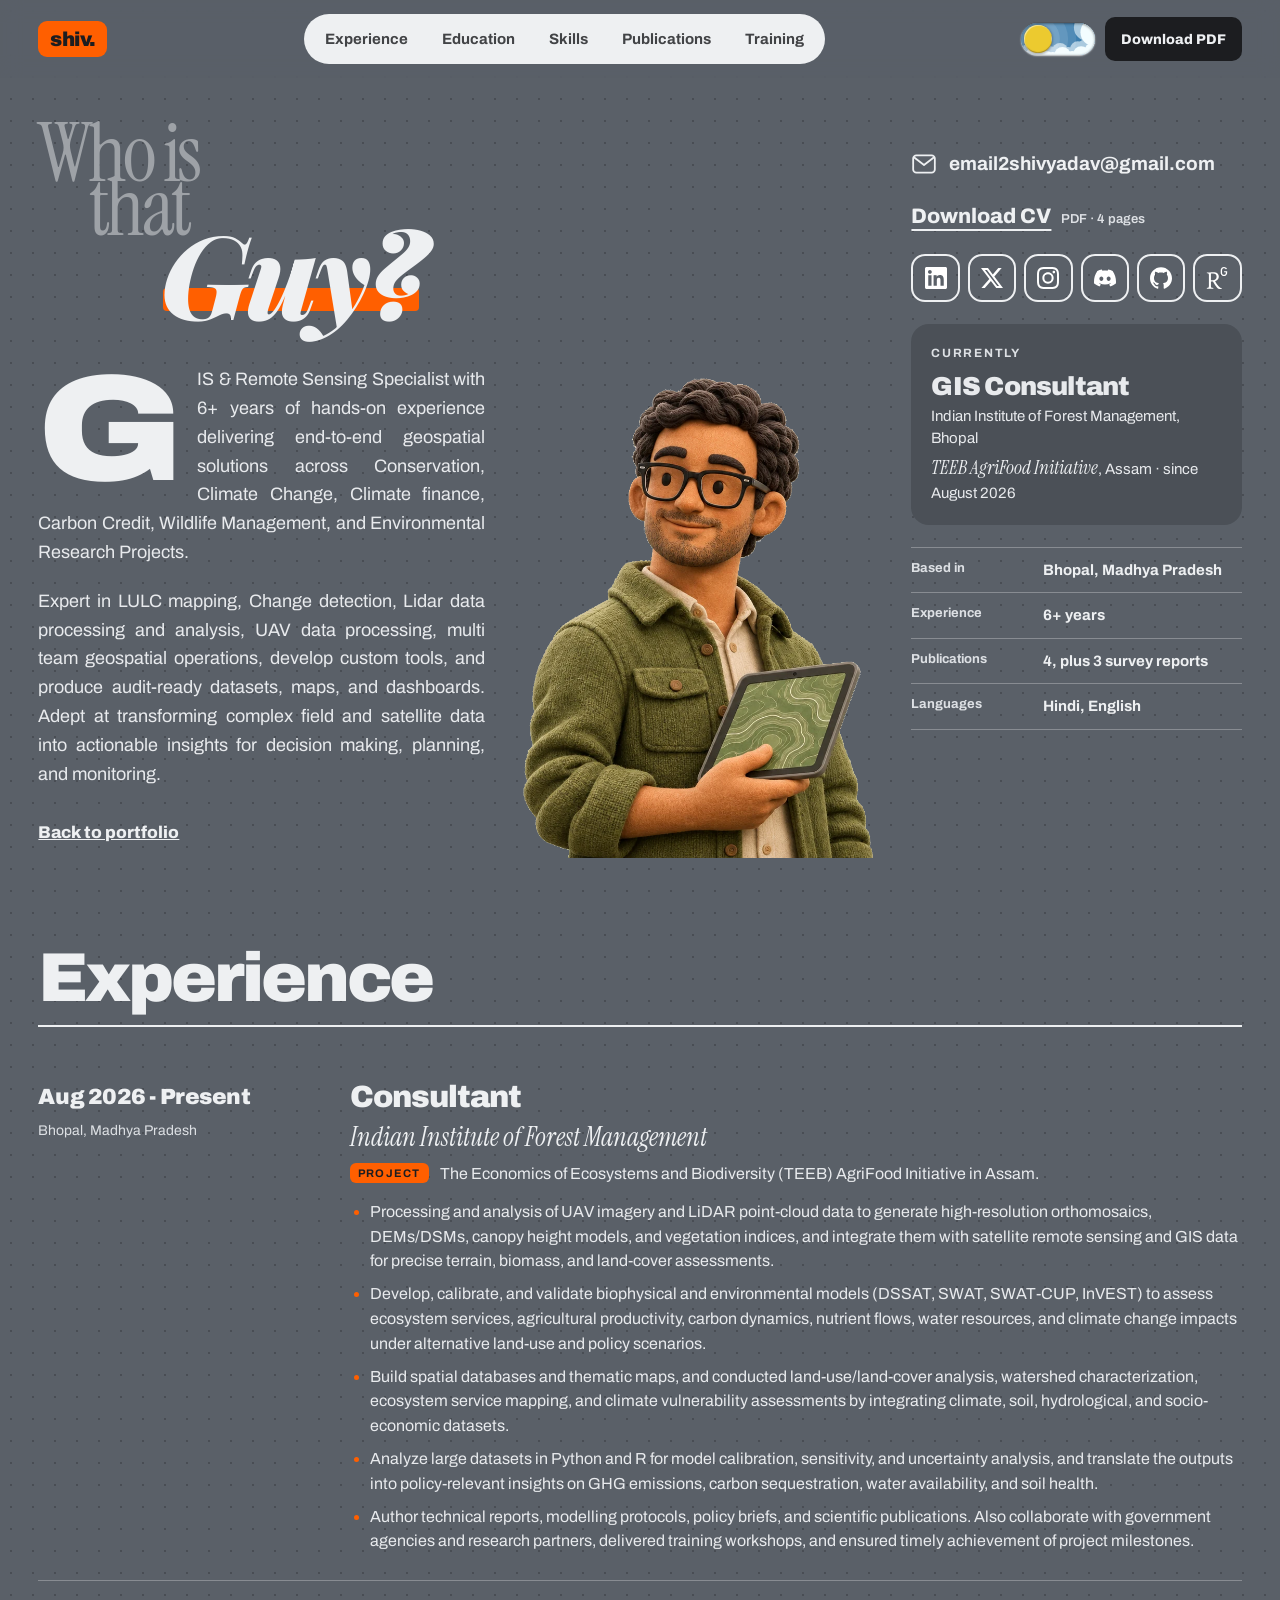
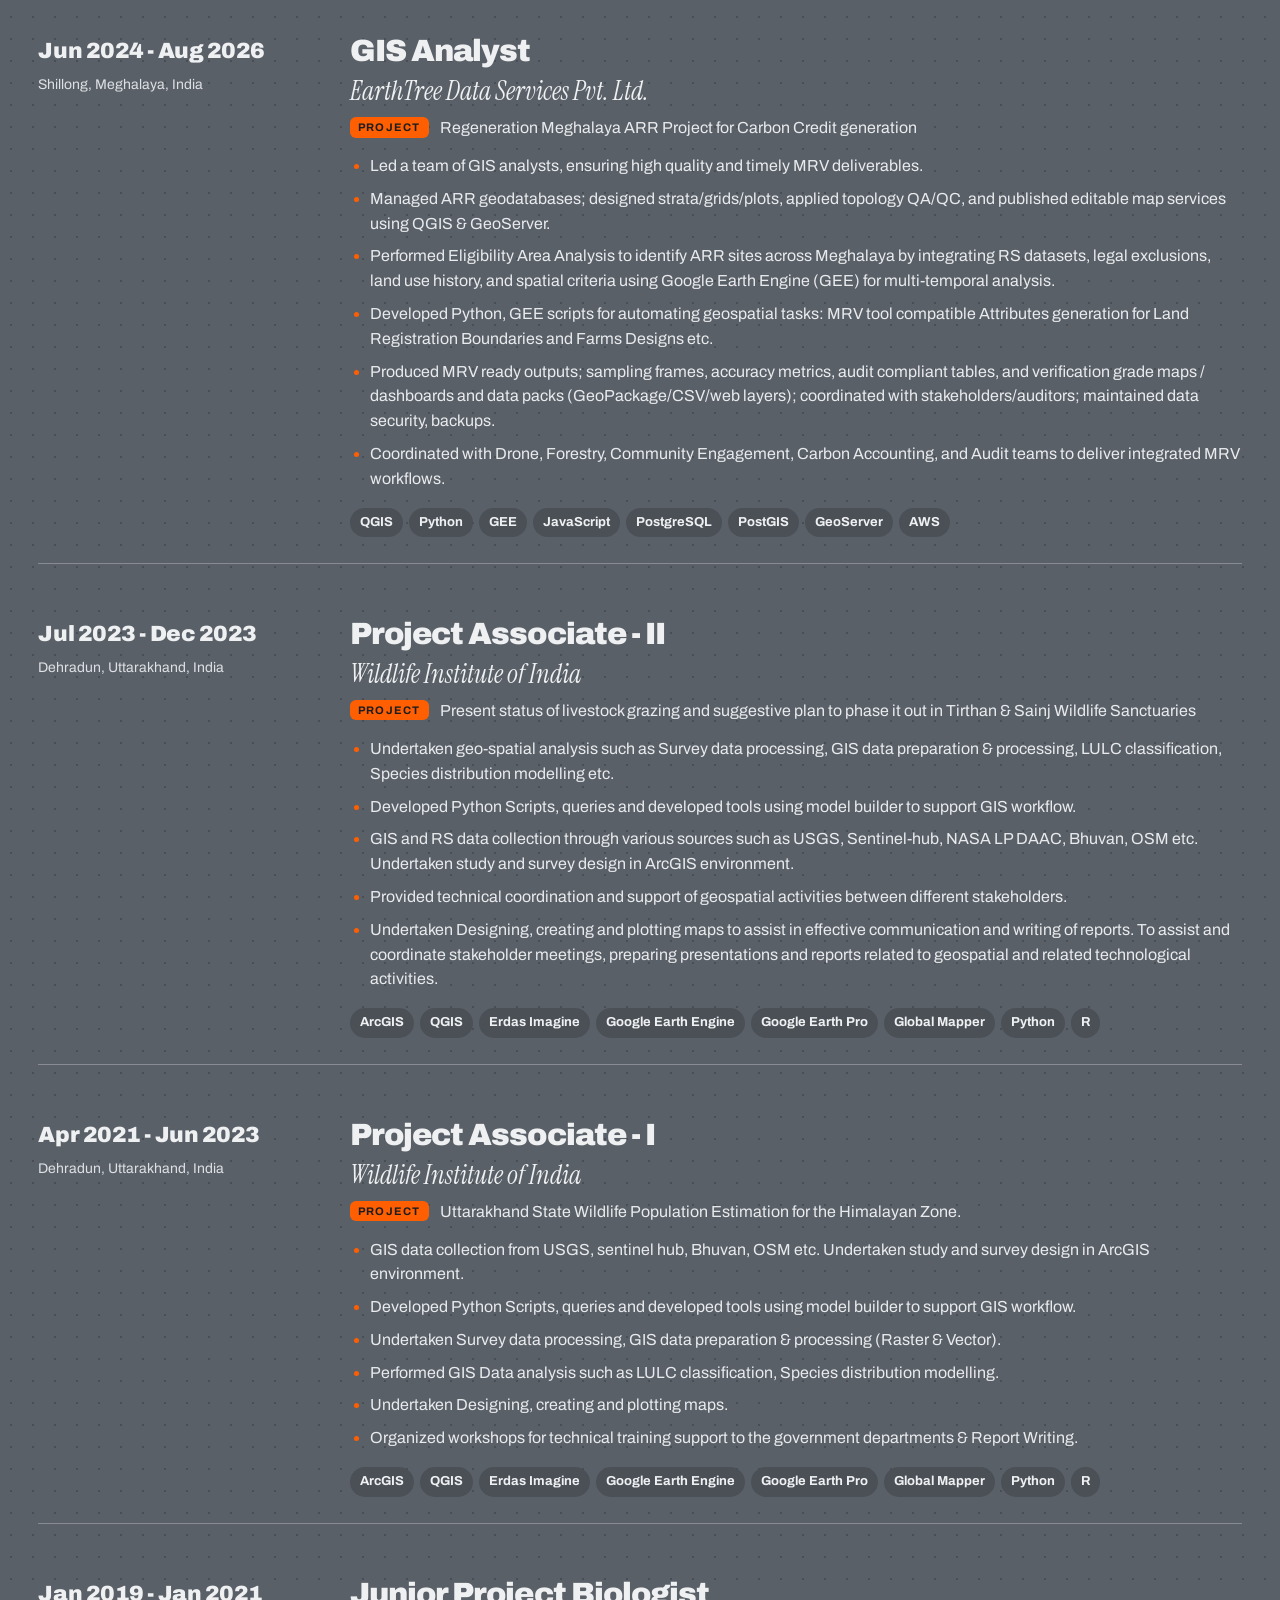
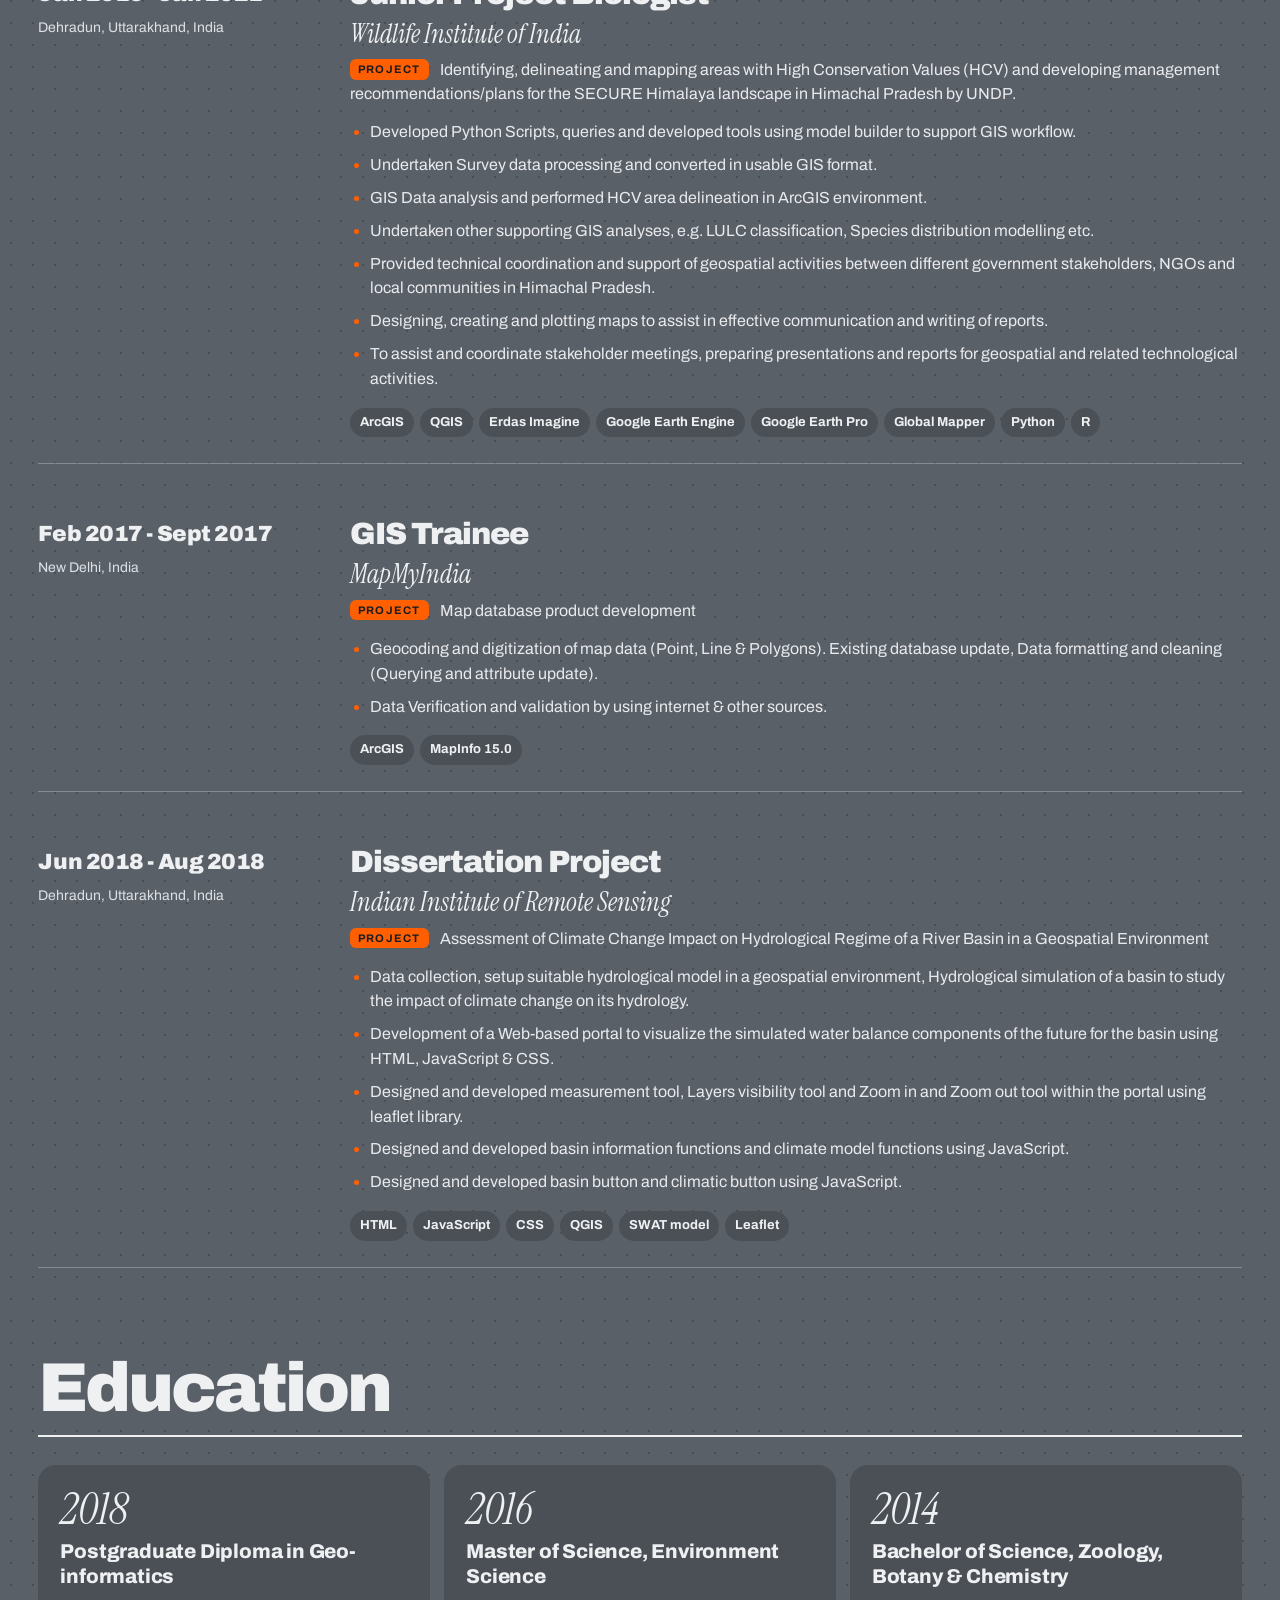
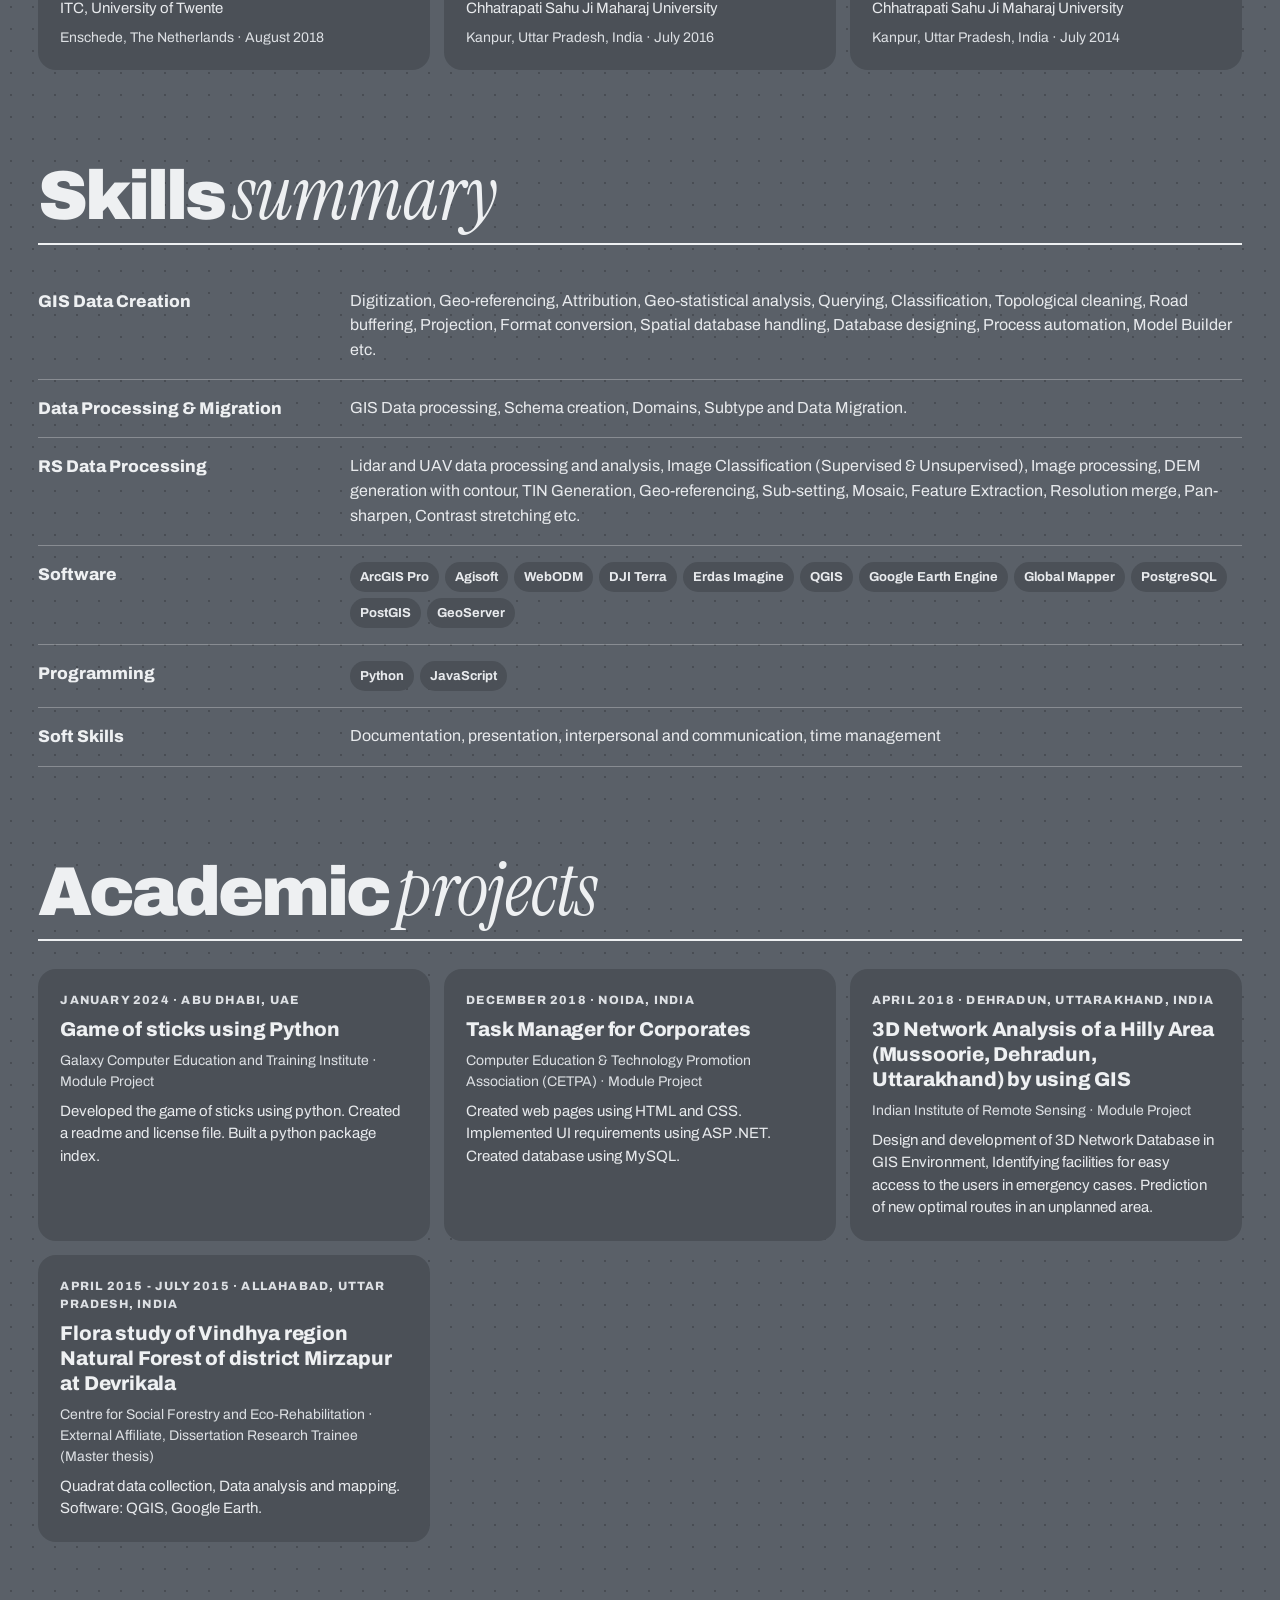
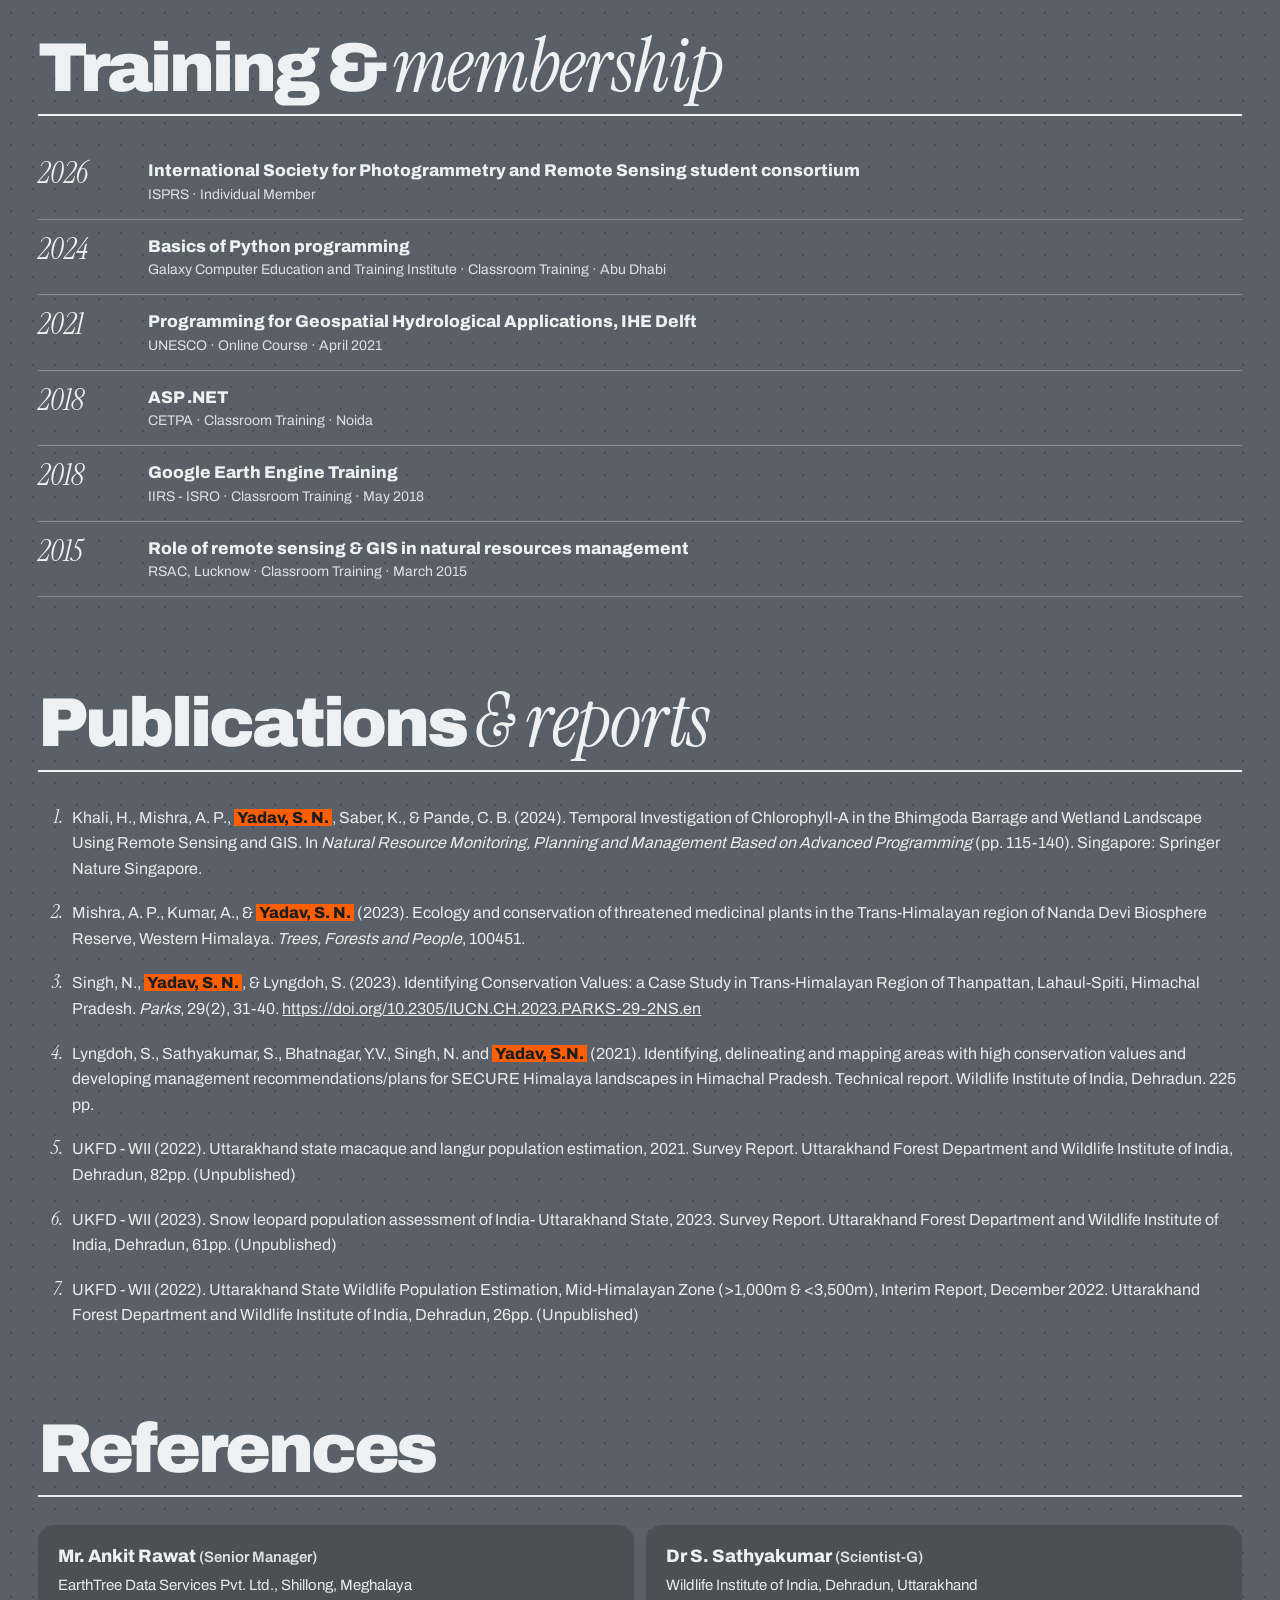
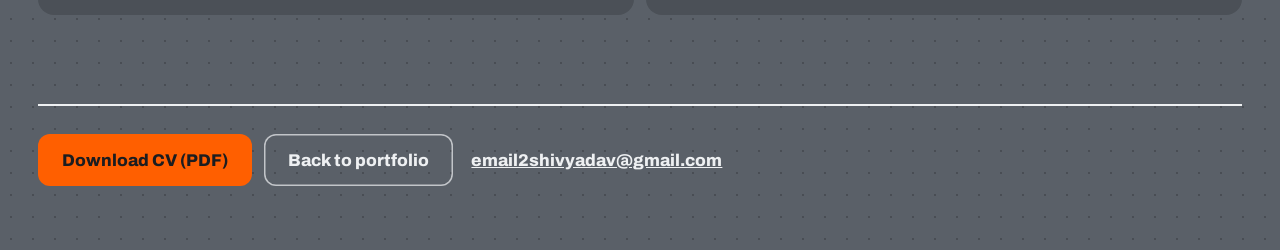
<file: cv.html>
<!doctype html>
<html lang="en">
<head>
<meta charset="utf-8">
<meta name="viewport" content="width=device-width, initial-scale=1">
<meta name="theme-color" content="#5a6068">
<meta name="description" content="CV of Shiv Narayan Yadav, GIS and remote sensing specialist.">
<title>CV · Shiv Narayan Yadav</title>
<link rel="icon" href="favicon.svg" type="image/svg+xml">
<link rel="canonical" href="https://shivyadav.work.gd/cv.html">
<meta property="og:type" content="website">
<meta property="og:url" content="https://shivyadav.work.gd/cv.html">
<meta property="og:title" content="CV · Shiv Narayan Yadav">
<meta property="og:description" content="CV of Shiv Narayan Yadav, GIS and remote sensing specialist.">
<meta property="og:image" content="https://shivyadav.work.gd/assets/og-image.jpg">
<meta property="og:image:width" content="1200">
<meta property="og:image:height" content="630">
<meta name="twitter:card" content="summary_large_image">
<link rel="preload" href="assets/fonts/archivo-variable.woff2" as="font" type="font/woff2" crossorigin>
<link rel="preload" href="assets/fonts/instrument-serif-italic.woff2" as="font" type="font/woff2" crossorigin>
<script src="theme-init.js?v=3"></script>
<link rel="stylesheet" href="site.css?v=16">
<link rel="stylesheet" href="cv.css?v=6">
<script src="site-config.js?v=5" defer></script>
<script src="site.js?v=8" defer></script>
</head>
<body class="cv-body">
<a class="skip-link" href="#cv-main">Skip to content</a>

<header class="cv-top">
  <a class="brand-chip" href="index.html" aria-label="Back to Shiv Narayan Yadav’s portfolio">shiv.</a>
  <nav class="cv-pills" aria-label="CV sections">
    <a href="#experience">Experience</a>
    <a href="#education">Education</a>
    <a href="#skills">Skills</a>
    <a href="#publications">Publications</a>
    <a href="#training">Training</a>
  </nav>
  <div class="cv-top-actions">
    <label class="theme-switch" title="Light or dark theme">
      <input type="checkbox" class="theme-switch__checkbox theme-toggle" role="switch" aria-label="Dark theme">
      <span class="theme-switch__container" aria-hidden="true">
        <span class="theme-switch__clouds"></span>
        <span class="theme-switch__stars-container"><svg viewBox="0 0 144 55" fill="none"><path fill-rule="evenodd" clip-rule="evenodd" d="M135.831 3.00688C135.055 3.85027 134.111 4.29946 133 4.35447C134.111 4.40947 135.055 4.85867 135.831 5.71123C136.607 6.55462 136.996 7.56303 136.996 8.72727C136.996 7.95722 137.172 7.25134 137.525 6.59129C137.886 5.93124 138.372 5.39954 138.98 5.00535C139.598 4.60199 140.268 4.39114 141 4.35447C139.88 4.2903 138.936 3.85027 138.16 3.00688C137.384 2.16348 136.996 1.16425 136.996 0C136.996 1.16425 136.607 2.16348 135.831 3.00688ZM31 23.3545C32.1114 23.2995 33.0551 22.8503 33.8313 22.0069C34.6075 21.1635 34.9956 20.1642 34.9956 19C34.9956 20.1642 35.3837 21.1635 36.1599 22.0069C36.9361 22.8503 37.8798 23.2903 39 23.3545C38.2679 23.3911 37.5976 23.602 36.9802 24.0053C36.3716 24.3995 35.8864 24.9312 35.5248 25.5913C35.172 26.2513 34.9956 26.9572 34.9956 27.7273C34.9956 26.563 34.6075 25.5546 33.8313 24.7112C33.0551 23.8587 32.1114 23.4095 31 23.3545ZM0 36.3545C1.11136 36.2995 2.05513 35.8503 2.83131 35.0069C3.6075 34.1635 3.99559 33.1642 3.99559 32C3.99559 33.1642 4.38368 34.1635 5.15987 35.0069C5.93605 35.8503 6.87982 36.2903 8 36.3545C7.26792 36.3911 6.59757 36.602 5.98015 37.0053C5.37155 37.3995 4.88644 37.9312 4.52481 38.5913C4.172 39.2513 3.99559 39.9572 3.99559 40.7273C3.99559 39.563 3.6075 38.5546 2.83131 37.7112C2.05513 36.8587 1.11136 36.4095 0 36.3545ZM56.8313 24.0069C56.0551 24.8503 55.1114 25.2995 54 25.3545C55.1114 25.4095 56.0551 25.8587 56.8313 26.7112C57.6075 27.5546 57.9956 28.563 57.9956 29.7273C57.9956 28.9572 58.172 28.2513 58.5248 27.5913C58.8864 26.9312 59.3716 26.3995 59.9802 26.0053C60.5976 25.602 61.2679 25.3911 62 25.3545C60.8798 25.2903 59.9361 24.8503 59.1599 24.0069C58.3837 23.1635 57.9956 22.1642 57.9956 21C57.9956 22.1642 57.6075 23.1635 56.8313 24.0069ZM81 25.3545C82.1114 25.2995 83.0551 24.8503 83.8313 24.0069C84.6075 23.1635 84.9956 22.1642 84.9956 21C84.9956 22.1642 85.3837 23.1635 86.1599 24.0069C86.9361 24.8503 87.8798 25.2903 89 25.3545C88.2679 25.3911 87.5976 25.602 86.9802 26.0053C86.3716 26.3995 85.8864 26.9312 85.5248 27.5913C85.172 28.2513 84.9956 28.9572 84.9956 29.7273C84.9956 28.563 84.6075 27.5546 83.8313 26.7112C83.0551 25.8587 82.1114 25.4095 81 25.3545ZM136 36.3545C137.111 36.2995 138.055 35.8503 138.831 35.0069C139.607 34.1635 139.996 33.1642 139.996 32C139.996 33.1642 140.384 34.1635 141.16 35.0069C141.936 35.8503 142.88 36.2903 144 36.3545C143.268 36.3911 142.598 36.602 141.98 37.0053C141.372 37.3995 140.886 37.9312 140.525 38.5913C140.172 39.2513 139.996 39.9572 139.996 40.7273C139.996 39.563 139.607 38.5546 138.831 37.7112C138.055 36.8587 137.111 36.4095 136 36.3545ZM101.831 49.0069C101.055 49.8503 100.111 50.2995 99 50.3545C100.111 50.4095 101.055 50.8587 101.831 51.7112C102.607 52.5546 102.996 53.563 102.996 54.7273C102.996 53.9572 103.172 53.2513 103.525 52.5913C103.886 51.9312 104.372 51.3995 104.98 51.0053C105.598 50.602 106.268 50.3911 107 50.3545C105.88 50.2903 104.936 49.8503 104.16 49.0069C103.384 48.1635 102.996 47.1642 102.996 46C102.996 47.1642 102.607 48.1635 101.831 49.0069Z" fill="currentColor"/></svg></span>
        <span class="theme-switch__circle-container">
          <span class="theme-switch__sun-moon-container">
            <span class="theme-switch__moon"><span class="theme-switch__spot"></span><span class="theme-switch__spot"></span><span class="theme-switch__spot"></span></span>
          </span>
        </span>
      </span>
    </label>
    <a class="btn btn-ink btn-sm" href="assets/CV_Shiv_Narayan_Yadav.pdf" download>Download PDF</a>
  </div>
</header>

<main id="cv-main">
  <!-- intro -->
  <section class="cv-hero" aria-labelledby="cv-title">
    <div class="cv-intro">
      <h1 id="cv-title" class="who-title"><span class="who-small"><span>Who is</span> <span>that</span></span> <span class="who-big">Guy?</span></h1>
      <p class="dropcap"><span class="dropcap-letter" aria-hidden="true">G</span><span class="sr-only">G</span>IS &amp; Remote Sensing Specialist with 6+ years of hands-on experience delivering end-to-end geospatial solutions across Conservation, Climate Change, Climate finance, Carbon Credit, Wildlife Management, and Environmental Research Projects.</p>
      <p>Expert in LULC mapping, Change detection, Lidar data processing and analysis, UAV data processing, multi team geospatial operations, develop custom tools, and produce audit-ready datasets, maps, and dashboards. Adept at transforming complex field and satellite data into actionable insights for decision making, planning, and monitoring.</p>
      <a class="text-link back-link" href="index.html">Back to portfolio</a>
    </div>

    <figure class="cv-figure">
      <img src="assets/shiv-portrait.webp" alt="Shiv’s illustrated geospatial explorer, holding a tablet with a contour map" width="673" height="924" fetchpriority="high">
    </figure>

    <aside class="cv-rail" aria-label="Contact and quick facts">
      <a class="rail-email" href="mailto:email2shivyadav@gmail.com"><svg viewBox="0 0 24 24" aria-hidden="true"><rect x="2" y="4" width="20" height="16" rx="3"/><path d="m3 6 9 7 9-7"/></svg>email2shivyadav@gmail.com</a>
      <a class="rail-download" href="assets/CV_Shiv_Narayan_Yadav.pdf" download><b>Download CV</b> <span>PDF · 4 pages</span></a>
      <nav class="rail-socials" aria-label="Social profiles">
        <a href="https://www.linkedin.com/in/shiv-narayan-yadav-1a40b349/" data-social="linkedin"><img src="assets/icons/linkedin.svg" alt="" width="22" height="22"><span class="sr-only">LinkedIn</span></a>
        <a href="https://x.com/stillsbyshiv" data-social="x"><img src="assets/icons/x.svg" alt="" width="22" height="22"><span class="sr-only">X</span></a>
        <a href="https://www.instagram.com/stillsbyshiv/" data-social="instagram"><img src="assets/icons/instagram.svg" alt="" width="22" height="22"><span class="sr-only">Instagram</span></a>
        <a href="#cv-main" data-social="discord"><img src="assets/icons/discord.svg" alt="" width="22" height="22"><span class="sr-only">Discord</span></a>
        <a href="https://github.com/shivnarayanyadav1507-sys" data-social="github"><img src="assets/icons/github.svg" alt="" width="22" height="22"><span class="sr-only">GitHub</span></a>
        <a href="https://www.researchgate.net/profile/Shiv-Yadav-10?ev=hdr_xprf" data-social="researchgate"><img src="assets/icons/researchgate.svg" alt="" width="22" height="22"><span class="sr-only">ResearchGate</span></a>
      </nav>
      <p class="status-line" id="social-status" role="status"></p>
      <div class="rail-now">
        <span class="card-label">Currently</span>
        <p class="now-role">GIS Consultant</p>
        <p>Indian Institute of Forest Management, Bhopal</p>
        <p class="now-proj"><span class="h-serif-sm">TEEB AgriFood Initiative</span>, Assam · since August 2026</p>
      </div>
      <dl class="rail-facts">
        <div><dt>Based in</dt><dd>Bhopal, Madhya Pradesh</dd></div>
        <div><dt>Experience</dt><dd>6+ years</dd></div>
        <div><dt>Publications</dt><dd>4, plus 3 survey reports</dd></div>
        <div><dt>Languages</dt><dd>Hindi, English</dd></div>
      </dl>
    </aside>
  </section>

  <!-- experience -->
  <section class="cv-section" id="experience" aria-labelledby="h-experience">
    <div class="cv-section-head"><h2 id="h-experience">Experience</h2></div>

    <article class="job">
      <div class="job-meta"><span class="job-dates">Aug 2026 - Present</span><span>Bhopal, Madhya Pradesh</span></div>
      <div class="job-body">
        <h3>Consultant</h3>
        <p class="job-org">Indian Institute of Forest Management</p>
        <p class="job-project"><b>Project</b> The Economics of Ecosystems and Biodiversity (TEEB) AgriFood Initiative in Assam.</p>
        <ul>
          <li>Processing and analysis of UAV imagery and LiDAR point-cloud data to generate high-resolution orthomosaics, DEMs/DSMs, canopy height models, and vegetation indices, and integrate them with satellite remote sensing and GIS data for precise terrain, biomass, and land-cover assessments.</li>
          <li>Develop, calibrate, and validate biophysical and environmental models (DSSAT, SWAT, SWAT-CUP, InVEST) to assess ecosystem services, agricultural productivity, carbon dynamics, nutrient flows, water resources, and climate change impacts under alternative land-use and policy scenarios.</li>
          <li>Build spatial databases and thematic maps, and conducted land-use/land-cover analysis, watershed characterization, ecosystem service mapping, and climate vulnerability assessments by integrating climate, soil, hydrological, and socio-economic datasets.</li>
          <li>Analyze large datasets in Python and R for model calibration, sensitivity, and uncertainty analysis, and translate the outputs into policy-relevant insights on GHG emissions, carbon sequestration, water availability, and soil health.</li>
          <li>Author technical reports, modelling protocols, policy briefs, and scientific publications. Also collaborate with government agencies and research partners, delivered training workshops, and ensured timely achievement of project milestones.</li>
        </ul>
      </div>
    </article>

    <article class="job">
      <div class="job-meta"><span class="job-dates">Jun 2024 - Aug 2026</span><span>Shillong, Meghalaya, India</span></div>
      <div class="job-body">
        <h3>GIS Analyst</h3>
        <p class="job-org">EarthTree Data Services Pvt. Ltd.</p>
        <p class="job-project"><b>Project</b> Regeneration Meghalaya ARR Project for Carbon Credit generation</p>
        <ul>
          <li>Led a team of GIS analysts, ensuring high quality and timely MRV deliverables.</li>
          <li>Managed ARR geodatabases; designed strata/grids/plots, applied topology QA/QC, and published editable map services using QGIS &amp; GeoServer.</li>
          <li>Performed Eligibility Area Analysis to identify ARR sites across Meghalaya by integrating RS datasets, legal exclusions, land use history, and spatial criteria using Google Earth Engine (GEE) for multi-temporal analysis.</li>
          <li>Developed Python, GEE scripts for automating geospatial tasks: MRV tool compatible Attributes generation for Land Registration Boundaries and Farms Designs etc.</li>
          <li>Produced MRV ready outputs; sampling frames, accuracy metrics, audit compliant tables, and verification grade maps / dashboards and data packs (GeoPackage/CSV/web layers); coordinated with stakeholders/auditors; maintained data security, backups.</li>
          <li>Coordinated with Drone, Forestry, Community Engagement, Carbon Accounting, and Audit teams to deliver integrated MRV workflows.</li>
        </ul>
        <div class="chips"><span>QGIS</span><span>Python</span><span>GEE</span><span>JavaScript</span><span>PostgreSQL</span><span>PostGIS</span><span>GeoServer</span><span>AWS</span></div>
      </div>
    </article>

    <article class="job">
      <div class="job-meta"><span class="job-dates">Jul 2023 - Dec 2023</span><span>Dehradun, Uttarakhand, India</span></div>
      <div class="job-body">
        <h3>Project Associate - II</h3>
        <p class="job-org">Wildlife Institute of India</p>
        <p class="job-project"><b>Project</b> Present status of livestock grazing and suggestive plan to phase it out in Tirthan &amp; Sainj Wildlife Sanctuaries</p>
        <ul>
          <li>Undertaken geo-spatial analysis such as Survey data processing, GIS data preparation &amp; processing, LULC classification, Species distribution modelling etc.</li>
          <li>Developed Python Scripts, queries and developed tools using model builder to support GIS workflow.</li>
          <li>GIS and RS data collection through various sources such as USGS, Sentinel-hub, NASA LP DAAC, Bhuvan, OSM etc. Undertaken study and survey design in ArcGIS environment.</li>
          <li>Provided technical coordination and support of geospatial activities between different stakeholders.</li>
          <li>Undertaken Designing, creating and plotting maps to assist in effective communication and writing of reports. To assist and coordinate stakeholder meetings, preparing presentations and reports related to geospatial and related technological activities.</li>
        </ul>
        <div class="chips"><span>ArcGIS</span><span>QGIS</span><span>Erdas Imagine</span><span>Google Earth Engine</span><span>Google Earth Pro</span><span>Global Mapper</span><span>Python</span><span>R</span></div>
      </div>
    </article>

    <article class="job">
      <div class="job-meta"><span class="job-dates">Apr 2021 - Jun 2023</span><span>Dehradun, Uttarakhand, India</span></div>
      <div class="job-body">
        <h3>Project Associate - I</h3>
        <p class="job-org">Wildlife Institute of India</p>
        <p class="job-project"><b>Project</b> Uttarakhand State Wildlife Population Estimation for the Himalayan Zone.</p>
        <ul>
          <li>GIS data collection from USGS, sentinel hub, Bhuvan, OSM etc. Undertaken study and survey design in ArcGIS environment.</li>
          <li>Developed Python Scripts, queries and developed tools using model builder to support GIS workflow.</li>
          <li>Undertaken Survey data processing, GIS data preparation &amp; processing (Raster &amp; Vector).</li>
          <li>Performed GIS Data analysis such as LULC classification, Species distribution modelling.</li>
          <li>Undertaken Designing, creating and plotting maps.</li>
          <li>Organized workshops for technical training support to the government departments &amp; Report Writing.</li>
        </ul>
        <div class="chips"><span>ArcGIS</span><span>QGIS</span><span>Erdas Imagine</span><span>Google Earth Engine</span><span>Google Earth Pro</span><span>Global Mapper</span><span>Python</span><span>R</span></div>
      </div>
    </article>

    <article class="job">
      <div class="job-meta"><span class="job-dates">Jan 2019 - Jan 2021</span><span>Dehradun, Uttarakhand, India</span></div>
      <div class="job-body">
        <h3>Junior Project Biologist</h3>
        <p class="job-org">Wildlife Institute of India</p>
        <p class="job-project"><b>Project</b> Identifying, delineating and mapping areas with High Conservation Values (HCV) and developing management recommendations/plans for the SECURE Himalaya landscape in Himachal Pradesh by UNDP.</p>
        <ul>
          <li>Developed Python Scripts, queries and developed tools using model builder to support GIS workflow.</li>
          <li>Undertaken Survey data processing and converted in usable GIS format.</li>
          <li>GIS Data analysis and performed HCV area delineation in ArcGIS environment.</li>
          <li>Undertaken other supporting GIS analyses, e.g. LULC classification, Species distribution modelling etc.</li>
          <li>Provided technical coordination and support of geospatial activities between different government stakeholders, NGOs and local communities in Himachal Pradesh.</li>
          <li>Designing, creating and plotting maps to assist in effective communication and writing of reports.</li>
          <li>To assist and coordinate stakeholder meetings, preparing presentations and reports for geospatial and related technological activities.</li>
        </ul>
        <div class="chips"><span>ArcGIS</span><span>QGIS</span><span>Erdas Imagine</span><span>Google Earth Engine</span><span>Google Earth Pro</span><span>Global Mapper</span><span>Python</span><span>R</span></div>
      </div>
    </article>

    <article class="job">
      <div class="job-meta"><span class="job-dates">Feb 2017 - Sept 2017</span><span>New Delhi, India</span></div>
      <div class="job-body">
        <h3>GIS Trainee</h3>
        <p class="job-org">MapMyIndia</p>
        <p class="job-project"><b>Project</b> Map database product development</p>
        <ul>
          <li>Geocoding and digitization of map data (Point, Line &amp; Polygons). Existing database update, Data formatting and cleaning (Querying and attribute update).</li>
          <li>Data Verification and validation by using internet &amp; other sources.</li>
        </ul>
        <div class="chips"><span>ArcGIS</span><span>MapInfo 15.0</span></div>
      </div>
    </article>

    <article class="job">
      <div class="job-meta"><span class="job-dates">Jun 2018 - Aug 2018</span><span>Dehradun, Uttarakhand, India</span></div>
      <div class="job-body">
        <h3>Dissertation Project</h3>
        <p class="job-org">Indian Institute of Remote Sensing</p>
        <p class="job-project"><b>Project</b> Assessment of Climate Change Impact on Hydrological Regime of a River Basin in a Geospatial Environment</p>
        <ul>
          <li>Data collection, setup suitable hydrological model in a geospatial environment, Hydrological simulation of a basin to study the impact of climate change on its hydrology.</li>
          <li>Development of a Web-based portal to visualize the simulated water balance components of the future for the basin using HTML, JavaScript &amp; CSS.</li>
          <li>Designed and developed measurement tool, Layers visibility tool and Zoom in and Zoom out tool within the portal using leaflet library.</li>
          <li>Designed and developed basin information functions and climate model functions using JavaScript.</li>
          <li>Designed and developed basin button and climatic button using JavaScript.</li>
        </ul>
        <div class="chips"><span>HTML</span><span>JavaScript</span><span>CSS</span><span>QGIS</span><span>SWAT model</span><span>Leaflet</span></div>
      </div>
    </article>
  </section>

  <!-- education -->
  <section class="cv-section" id="education" aria-labelledby="h-education">
    <div class="cv-section-head"><h2 id="h-education">Education</h2></div>
    <div class="edu-grid">
      <article><span class="edu-year">2018</span><h3>Postgraduate Diploma in Geo-informatics</h3><p>ITC, University of Twente</p><p class="muted">Enschede, The Netherlands · August 2018</p></article>
      <article><span class="edu-year">2016</span><h3>Master of Science, Environment Science</h3><p>Chhatrapati Sahu Ji Maharaj University</p><p class="muted">Kanpur, Uttar Pradesh, India · July 2016</p></article>
      <article><span class="edu-year">2014</span><h3>Bachelor of Science, Zoology, Botany &amp; Chemistry</h3><p>Chhatrapati Sahu Ji Maharaj University</p><p class="muted">Kanpur, Uttar Pradesh, India · July 2014</p></article>
    </div>
  </section>

  <!-- skills -->
  <section class="cv-section" id="skills" aria-labelledby="h-skills">
    <div class="cv-section-head"><h2 id="h-skills">Skills <span class="h-serif">summary</span></h2></div>
    <dl class="skill-list">
      <div><dt>GIS Data Creation</dt><dd>Digitization, Geo-referencing, Attribution, Geo-statistical analysis, Querying, Classification, Topological cleaning, Road buffering, Projection, Format conversion, Spatial database handling, Database designing, Process automation, Model Builder etc.</dd></div>
      <div><dt>Data Processing &amp; Migration</dt><dd>GIS Data processing, Schema creation, Domains, Subtype and Data Migration.</dd></div>
      <div><dt>RS Data Processing</dt><dd>Lidar and UAV data processing and analysis, Image Classification (Supervised &amp; Unsupervised), Image processing, DEM generation with contour, TIN Generation, Geo-referencing, Sub-setting, Mosaic, Feature Extraction, Resolution merge, Pan-sharpen, Contrast stretching etc.</dd></div>
      <div><dt>Software</dt><dd class="chips"><span>ArcGIS Pro</span><span>Agisoft</span><span>WebODM</span><span>DJI Terra</span><span>Erdas Imagine</span><span>QGIS</span><span>Google Earth Engine</span><span>Global Mapper</span><span>PostgreSQL</span><span>PostGIS</span><span>GeoServer</span></dd></div>
      <div><dt>Programming</dt><dd class="chips"><span>Python</span><span>JavaScript</span></dd></div>
      <div><dt>Soft Skills</dt><dd>Documentation, presentation, interpersonal and communication, time management</dd></div>
    </dl>
  </section>

  <!-- academic projects -->
  <section class="cv-section" id="academic" aria-labelledby="h-academic">
    <div class="cv-section-head"><h2 id="h-academic">Academic <span class="h-serif">projects</span></h2></div>
    <div class="mini-grid">
      <article><span class="mini-when">January 2024 · Abu Dhabi, UAE</span><h3>Game of sticks using Python</h3><p class="muted">Galaxy Computer Education and Training Institute · Module Project</p><p>Developed the game of sticks using python. Created a readme and license file. Built a python package index.</p></article>
      <article><span class="mini-when">December 2018 · Noida, India</span><h3>Task Manager for Corporates</h3><p class="muted">Computer Education &amp; Technology Promotion Association (CETPA) · Module Project</p><p>Created web pages using HTML and CSS. Implemented UI requirements using ASP .NET. Created database using MySQL.</p></article>
      <article><span class="mini-when">April 2018 · Dehradun, Uttarakhand, India</span><h3>3D Network Analysis of a Hilly Area (Mussoorie, Dehradun, Uttarakhand) by using GIS</h3><p class="muted">Indian Institute of Remote Sensing · Module Project</p><p>Design and development of 3D Network Database in GIS Environment, Identifying facilities for easy access to the users in emergency cases. Prediction of new optimal routes in an unplanned area.</p></article>
      <article><span class="mini-when">April 2015 - July 2015 · Allahabad, Uttar Pradesh, India</span><h3>Flora study of Vindhya region Natural Forest of district Mirzapur at Devrikala</h3><p class="muted">Centre for Social Forestry and Eco-Rehabilitation · External Affiliate, Dissertation Research Trainee (Master thesis)</p><p>Quadrat data collection, Data analysis and mapping. Software: QGIS, Google Earth.</p></article>
    </div>
  </section>

  <!-- training -->
  <section class="cv-section" id="training" aria-labelledby="h-training">
    <div class="cv-section-head"><h2 id="h-training">Training &amp; <span class="h-serif">membership</span></h2></div>
    <ul class="train-list">
      <li><span>2026</span><b>International Society for Photogrammetry and Remote Sensing student consortium</b><em>ISPRS · Individual Member</em></li>
      <li><span>2024</span><b>Basics of Python programming</b><em>Galaxy Computer Education and Training Institute · Classroom Training · Abu Dhabi</em></li>
      <li><span>2021</span><b>Programming for Geospatial Hydrological Applications, IHE Delft</b><em>UNESCO · Online Course · April 2021</em></li>
      <li><span>2018</span><b>ASP .NET</b><em>CETPA · Classroom Training · Noida</em></li>
      <li><span>2018</span><b>Google Earth Engine Training</b><em>IIRS - ISRO · Classroom Training · May 2018</em></li>
      <li><span>2015</span><b>Role of remote sensing &amp; GIS in natural resources management</b><em>RSAC, Lucknow · Classroom Training · March 2015</em></li>
    </ul>
  </section>

  <!-- publications -->
  <section class="cv-section" id="publications" aria-labelledby="h-publications">
    <div class="cv-section-head"><h2 id="h-publications">Publications <span class="h-serif">&amp; reports</span></h2></div>
    <ol class="pub-list">
      <li>Khali, H., Mishra, A. P., <mark>Yadav, S. N.</mark>, Saber, K., &amp; Pande, C. B. (2024). Temporal Investigation of Chlorophyll-A in the Bhimgoda Barrage and Wetland Landscape Using Remote Sensing and GIS. In <i>Natural Resource Monitoring, Planning and Management Based on Advanced Programming</i> (pp. 115-140). Singapore: Springer Nature Singapore.</li>
      <li>Mishra, A. P., Kumar, A., &amp; <mark>Yadav, S. N.</mark> (2023). Ecology and conservation of threatened medicinal plants in the Trans-Himalayan region of Nanda Devi Biosphere Reserve, Western Himalaya. <i>Trees, Forests and People</i>, 100451.</li>
      <li>Singh, N., <mark>Yadav, S. N.</mark>, &amp; Lyngdoh, S. (2023). Identifying Conservation Values: a Case Study in Trans-Himalayan Region of Thanpattan, Lahaul-Spiti, Himachal Pradesh. <i>Parks</i>, 29(2), 31-40. <a href="https://doi.org/10.2305/IUCN.CH.2023.PARKS-29-2NS.en" target="_blank" rel="noopener">https://doi.org/10.2305/IUCN.CH.2023.PARKS-29-2NS.en</a></li>
      <li>Lyngdoh, S., Sathyakumar, S., Bhatnagar, Y.V., Singh, N. and <mark>Yadav, S.N.</mark> (2021). Identifying, delineating and mapping areas with high conservation values and developing management recommendations/plans for SECURE Himalaya landscapes in Himachal Pradesh. Technical report. Wildlife Institute of India, Dehradun. 225 pp.</li>
      <li>UKFD - WII (2022). Uttarakhand state macaque and langur population estimation, 2021. Survey Report. Uttarakhand Forest Department and Wildlife Institute of India, Dehradun, 82pp. (Unpublished)</li>
      <li>UKFD - WII (2023). Snow leopard population assessment of India- Uttarakhand State, 2023. Survey Report. Uttarakhand Forest Department and Wildlife Institute of India, Dehradun, 61pp. (Unpublished)</li>
      <li>UKFD - WII (2022). Uttarakhand State Wildlife Population Estimation, Mid-Himalayan Zone (&gt;1,000m &amp; &lt;3,500m), Interim Report, December 2022. Uttarakhand Forest Department and Wildlife Institute of India, Dehradun, 26pp. (Unpublished)</li>
    </ol>
  </section>

  <!-- references -->
  <section class="cv-section" id="references" aria-labelledby="h-references">
    <div class="cv-section-head"><h2 id="h-references">References</h2></div>
    <div class="refs refs-row">
      <article><h3>Mr. Ankit Rawat <span class="muted">(Senior Manager)</span></h3><p>EarthTree Data Services Pvt. Ltd., Shillong, Meghalaya</p></article>
      <article><h3>Dr S. Sathyakumar <span class="muted">(Scientist-G)</span></h3><p>Wildlife Institute of India, Dehradun, Uttarakhand</p></article>
    </div>
  </section>

  <footer class="cv-footer">
    <a class="btn btn-accent" href="assets/CV_Shiv_Narayan_Yadav.pdf" download>Download CV (PDF)</a>
    <a class="btn btn-outline" href="index.html">Back to portfolio</a>
    <a class="text-link" href="mailto:email2shivyadav@gmail.com">email2shivyadav@gmail.com</a>
  </footer>
</main>
</body>
</html>
</file>
<file: site.css>
/* Shiv Narayan Yadav · portfolio · E1 "Greige" design (sidebar + centred character, lime accent) */

@font-face {
  font-family: "Archivo";
  src: url("assets/fonts/archivo-variable.woff2") format("woff2");
  font-weight: 100 900;
  font-stretch: 62% 125%;
  font-style: normal;
  font-display: swap;
}

:root {
  --bg: #5a6068;
  --panel: #4b5057;
  --ink: #eef0f2;
  --inv: #1c1d20;
  --text2: #e8eaed;
  --muted: #dde0e4;
  --accent: #ff5f00;
  --on-accent: #1c1d20;
  --square: #ff5f00;
  --wordmark: #2a2c30;
  --glass: rgba(28, 29, 32, 0.2);
  --glass-border: rgba(255, 255, 255, 0.14);
  --line: rgba(255, 255, 255, 0.16);
  --line-strong: rgba(255, 255, 255, 0.28);
  --work-bg: #1c1d20;
  --work-card: #26282c;
  --work-text: #eef0f2;
  --work-muted: #d3d7db;
  --work-quiet: #b3b8be;
  --globe-sphere: #666c74;
  --globe-land: #4b5057;
  --globe-coast: #2f3338;
  --globe-grid: rgba(255, 255, 255, 0.08);
  --radius: 20px;
  --font: "Archivo", "Segoe UI", system-ui, -apple-system, sans-serif;
  color-scheme: light;
}

[data-theme="dark"] {
  --bg: #1c1d20;
  --panel: #26282c;
  --ink: #eef0f2;
  --inv: #1c1d20;
  --text2: #e8eaed;
  --muted: #dde0e4;
  --on-accent: #1c1d20;
  --square: #ff5f00;
  --wordmark: #2a2c30;
  --glass: rgba(255, 255, 255, 0.05);
  --glass-border: rgba(255, 255, 255, 0.12);
  --line: rgba(255, 255, 255, 0.12);
  --line-strong: rgba(255, 255, 255, 0.24);
  --work-bg: #5a6068;
  --work-card: #1c1d20;
  --globe-sphere: #26282c;
  --globe-land: #3a3e44;
  --globe-coast: #6b7178;
  --globe-grid: rgba(255, 255, 255, 0.06);
  color-scheme: dark;
}

*, *::before, *::after { box-sizing: border-box; }
html { scroll-behavior: smooth; }
@media (prefers-reduced-motion: reduce) { html { scroll-behavior: auto; } *, *::before, *::after { transition: none !important; animation: none !important; } }
body { --dot: rgba(28, 29, 32, 0.16); margin: 0; background-color: var(--bg); background-image: radial-gradient(circle, var(--dot) 1px, transparent 1.4px); background-size: 22px 22px; color: var(--ink); font-family: var(--font); font-size: 17px; line-height: 1.5; -webkit-font-smoothing: antialiased; transition: background-color .3s ease, color .3s ease; }
img, canvas, svg { display: block; }
a { color: inherit; }
button { font: inherit; color: inherit; }
h1, h2, h3 { margin: 0; }
p { margin: 0; }
mark { background: var(--accent); color: #1c1d20; padding: 0 3px; font-weight: 800; }
:focus-visible { outline: 3px solid var(--accent); outline-offset: 3px; border-radius: 6px; }
.skip-link { position: absolute; left: 12px; top: -60px; z-index: 50; padding: 10px 16px; border-radius: 10px; background: var(--ink); color: var(--inv); font-weight: 800; }
.skip-link:focus { top: 12px; }
.sr-status { position: absolute; width: 1px; height: 1px; overflow: hidden; clip: rect(0 0 0 0); }
svg path, svg circle, svg rect, svg ellipse { vector-effect: non-scaling-stroke; }

/* ---------- buttons & small parts ---------- */
.btn { display: inline-flex; align-items: center; justify-content: center; gap: 8px; min-height: 52px; padding: 0 24px; border-radius: 12px; border: 0; font-weight: 800; font-size: 17px; text-decoration: none; cursor: pointer; transition: transform .18s ease, box-shadow .18s ease; }
.btn:hover { transform: translateY(-2px); }
.btn svg { width: 16px; height: 16px; fill: none; stroke: currentColor; stroke-width: 1.9; stroke-linecap: round; stroke-linejoin: round; }
.btn-sm { min-height: 44px; padding: 0 16px; font-size: 14px; border-radius: 10px; }
.btn-accent { background: var(--accent); color: var(--on-accent); }
.btn-ink { background: var(--ink); color: var(--inv); }
.btn-outline { background: transparent; color: var(--ink); box-shadow: inset 0 0 0 1.5px var(--ink); }
.btn-row { display: flex; flex-wrap: wrap; gap: 10px; align-items: center; }
.pill { display: inline-block; padding: 5px 10px; border: 1.5px solid currentColor; border-radius: 7px; font-size: 12px; font-weight: 800; letter-spacing: .12em; text-transform: uppercase; }
.text-link { font-weight: 800; padding: 12px 6px; }
.eyebrow { font-size: 14px; font-weight: 700; letter-spacing: .14em; text-transform: uppercase; }
.glass { background: var(--glass); border: 1px solid var(--glass-border); border-radius: 16px; -webkit-backdrop-filter: blur(14px); backdrop-filter: blur(14px); }
.brand-chip { display: inline-block; padding: 6px 12px; border-radius: 9px; background: var(--accent); color: var(--on-accent); font-weight: 900; font-size: 20px; letter-spacing: -.03em; text-decoration: none; line-height: 1.2; }
/* ---------- theme switch (sun and moon, after Galahhad on Uiverse.io) ---------- */
.theme-switch {
  --toggle-size: 13px;
  --container-width: 5.625em;
  --container-height: 2.5em;
  --container-radius: 6.25em;
  --container-light-bg: #3D7EAE;
  --container-night-bg: #1D1F2C;
  --circle-container-diameter: 3.375em;
  --sun-moon-diameter: 2.125em;
  --sun-bg: #ECCA2F;
  --moon-bg: #C4C9D1;
  --spot-color: #959DB1;
  --circle-container-offset: calc((var(--circle-container-diameter) - var(--container-height)) / 2 * -1);
  --stars-color: #fff;
  --clouds-color: #F3FDFF;
  --back-clouds-color: #AACADF;
  --transition: .5s cubic-bezier(0, -0.02, 0.4, 1.25);
  --circle-transition: .3s cubic-bezier(0, -0.02, 0.35, 1.17);
  position: relative; display: inline-flex; align-items: center; min-height: 44px; flex: none; cursor: pointer; -webkit-tap-highlight-color: transparent;
}
.theme-switch, .theme-switch *, .theme-switch *::before, .theme-switch *::after { box-sizing: border-box; margin: 0; padding: 0; font-size: var(--toggle-size); }
.theme-switch span { display: block; }
/* the checkbox stays in the page (not display:none) so keyboards and screen readers can use it */
.theme-switch__checkbox { position: absolute; inset: 0; width: 100%; height: 100%; margin: 0; opacity: 0; cursor: pointer; z-index: 3; }
.theme-switch__container {
  width: var(--container-width); height: var(--container-height);
  background-color: var(--container-light-bg); border-radius: var(--container-radius);
  overflow: hidden; position: relative;
  box-shadow: 0em -0.062em 0.062em rgba(0, 0, 0, 0.25), 0em 0.062em 0.125em rgba(255, 255, 255, 0.94);
  transition: var(--transition);
}
.theme-switch__container::before { content: ""; position: absolute; z-index: 1; inset: 0; box-shadow: 0em 0.05em 0.187em rgba(0, 0, 0, 0.25) inset, 0em 0.05em 0.187em rgba(0, 0, 0, 0.25) inset; border-radius: var(--container-radius); }
.theme-switch__checkbox:focus-visible + .theme-switch__container { outline: 3px solid var(--ink); outline-offset: 3px; }
.theme-switch__circle-container {
  width: var(--circle-container-diameter); height: var(--circle-container-diameter);
  background-color: rgba(255, 255, 255, 0.1);
  position: absolute; left: var(--circle-container-offset); top: var(--circle-container-offset);
  border-radius: var(--container-radius);
  box-shadow: inset 0 0 0 3.375em rgba(255, 255, 255, 0.1), inset 0 0 0 3.375em rgba(255, 255, 255, 0.1), 0 0 0 0.625em rgba(255, 255, 255, 0.1), 0 0 0 1.25em rgba(255, 255, 255, 0.1);
  display: flex !important; transition: var(--circle-transition); pointer-events: none;
}
.theme-switch__sun-moon-container {
  position: relative; z-index: 2; width: var(--sun-moon-diameter); height: var(--sun-moon-diameter); margin: auto !important;
  border-radius: var(--container-radius); background-color: var(--sun-bg);
  box-shadow: 0.062em 0.062em 0.062em 0em rgba(254, 255, 239, 0.61) inset, 0em -0.062em 0.062em 0em #a1872a inset;
  filter: drop-shadow(0.062em 0.125em 0.125em rgba(0, 0, 0, 0.25)) drop-shadow(0em 0.062em 0.125em rgba(0, 0, 0, 0.25));
  overflow: hidden; transition: var(--transition);
}
.theme-switch__moon {
  transform: translateX(100%); width: 100%; height: 100%; background-color: var(--moon-bg); border-radius: inherit;
  box-shadow: 0.062em 0.062em 0.062em 0em rgba(254, 255, 239, 0.61) inset, 0em -0.062em 0.062em 0em #969696 inset;
  transition: var(--transition); position: relative;
}
.theme-switch__spot { position: absolute; top: 0.75em; left: 0.312em; width: 0.75em; height: 0.75em; border-radius: var(--container-radius); background-color: var(--spot-color); box-shadow: 0em 0.0312em 0.062em rgba(0, 0, 0, 0.25) inset; }
.theme-switch__spot:nth-of-type(2) { width: 0.375em; height: 0.375em; top: 0.937em; left: 1.375em; }
.theme-switch__spot:nth-last-of-type(3) { width: 0.25em; height: 0.25em; top: 0.312em; left: 0.812em; }
.theme-switch__clouds {
  width: 1.25em; height: 1.25em; background-color: var(--clouds-color); border-radius: var(--container-radius);
  position: absolute; bottom: -0.625em; left: 0.312em;
  box-shadow: 0.937em 0.312em var(--clouds-color), -0.312em -0.312em var(--back-clouds-color), 1.437em 0.375em var(--clouds-color), 0.5em -0.125em var(--back-clouds-color), 2.187em 0 var(--clouds-color), 1.25em -0.062em var(--back-clouds-color), 2.937em 0.312em var(--clouds-color), 2em -0.312em var(--back-clouds-color), 3.625em -0.062em var(--clouds-color), 2.625em 0em var(--back-clouds-color), 4.5em -0.312em var(--clouds-color), 3.375em -0.437em var(--back-clouds-color), 4.625em -1.75em 0 0.437em var(--clouds-color), 4em -0.625em var(--back-clouds-color), 4.125em -2.125em 0 0.437em var(--back-clouds-color);
  transition: 0.5s cubic-bezier(0, -0.02, 0.4, 1.25);
}
.theme-switch__stars-container { position: absolute; color: var(--stars-color); top: -100%; left: 0.312em; width: 2.75em; height: auto; transition: var(--transition); }
.theme-switch__stars-container svg { display: block; width: 100%; height: auto; }
/* hover nudge */
.theme-switch:hover .theme-switch__circle-container { left: calc(var(--circle-container-offset) + 0.187em); }
/* night: driven by the page theme, so the switch is right before any script runs */
[data-theme="dark"] .theme-switch__container { background-color: var(--container-night-bg); }
[data-theme="dark"] .theme-switch .theme-switch__circle-container { left: calc(100% - var(--circle-container-offset) - var(--circle-container-diameter)); }
[data-theme="dark"] .theme-switch:hover .theme-switch__circle-container { left: calc(100% - var(--circle-container-offset) - var(--circle-container-diameter) - 0.187em); }
[data-theme="dark"] .theme-switch__moon { transform: translate(0); }
[data-theme="dark"] .theme-switch__clouds { bottom: -4.062em; }
[data-theme="dark"] .theme-switch__stars-container { top: 50%; transform: translateY(-50%); }
@media (prefers-reduced-motion: reduce) {
  .theme-switch *, .theme-switch *::before { transition: none !important; }
}

/* ---------- shell: sidebar + main ---------- */
.shell { display: flex; align-items: flex-start; gap: 16px; padding: 16px; }
.sidebar { position: sticky; top: 16px; flex: 0 0 264px; max-height: calc(100vh - 32px); overflow-y: auto; display: flex; flex-direction: column; gap: 12px; scrollbar-width: thin; }
main { flex: 1 1 auto; min-width: 0; display: flex; flex-direction: column; gap: 16px; }
.side-panel { border-radius: 16px; background: var(--panel); }
.side-intro { display: flex; flex-direction: column; align-items: flex-start; gap: 12px; padding: 16px; }
.side-intro p { font-size: 15px; line-height: 1.45; color: var(--text2); }
.side-intro b { color: var(--ink); }
.side-stats { display: grid; grid-template-columns: repeat(2, minmax(0, 1fr)); gap: 8px; padding: 14px; }
.side-stats div { display: flex; flex-direction: column; gap: 2px; }
.side-stats div + div { padding-left: 12px; border-left: 1px solid var(--line); }
.side-stats strong { font-size: 26px; font-weight: 900; font-stretch: 110%; letter-spacing: -.03em; line-height: 1.1; }
.side-stats span { font-size: 13px; color: var(--muted); line-height: 1.3; }
.side-nav { display: flex; flex-direction: column; gap: 2px; padding: 10px; }
.side-nav a { display: flex; align-items: center; gap: 12px; min-height: 44px; padding: 0 12px; border-radius: 10px; font-weight: 700; font-size: 15px; letter-spacing: .04em; text-transform: uppercase; text-decoration: none; transition: background-color .2s ease; }
.side-nav a:hover { background: var(--glass); }
.side-nav a[aria-current="true"] { background: var(--accent); color: var(--on-accent); }
.side-nav svg, .dock svg { width: 18px; height: 18px; fill: none; stroke: currentColor; stroke-width: 1.9; stroke-linecap: round; stroke-linejoin: round; flex: none; }
.side-email { display: flex; align-items: center; justify-content: space-between; gap: 8px; padding: 6px 6px 6px 14px; font-size: 13px; color: var(--text2); }
.side-email span { overflow: hidden; text-overflow: ellipsis; white-space: nowrap; }
.copy-email { cursor: pointer; }
.side-email .copy-email { flex: none; display: grid; place-items: center; width: 44px; height: 44px; border: 0; border-radius: 10px; background: var(--bg); }
.side-email svg { width: 16px; height: 16px; fill: none; stroke: currentColor; stroke-width: 1.9; stroke-linecap: round; stroke-linejoin: round; }
.side-cv { display: flex; align-items: center; justify-content: center; min-height: 52px; border-radius: 14px; background: var(--accent); color: var(--on-accent); font-weight: 800; font-size: 16px; text-decoration: none; }
.topbar { display: none; }
.dock { display: none; }

/* ---------- hero ---------- */


.focus-card { flex: 1 1 200px; display: flex; flex-direction: column; gap: 10px; padding: 16px 18px; }
/* ---------- visitor ticket ---------- */
.sr-only { position: absolute; width: 1px; height: 1px; padding: 0; margin: -1px; overflow: hidden; clip: rect(0 0 0 0); white-space: nowrap; border: 0; }
.ticket { --stub: 68px; --notch: 9px; position: relative; flex: none; display: flex; min-height: 96px; border-radius: 14px; overflow: hidden;
  -webkit-mask: radial-gradient(circle var(--notch) at calc(100% - var(--stub)) 0, #0000 98%, #000) top / 100% 51% no-repeat, radial-gradient(circle var(--notch) at calc(100% - var(--stub)) 100%, #0000 98%, #000) bottom / 100% 51% no-repeat;
  mask: radial-gradient(circle var(--notch) at calc(100% - var(--stub)) 0, #0000 98%, #000) top / 100% 51% no-repeat, radial-gradient(circle var(--notch) at calc(100% - var(--stub)) 100%, #0000 98%, #000) bottom / 100% 51% no-repeat; }
.ticket[hidden] { display: none; }
.ticket-main { flex: 1; min-width: 0; display: flex; flex-direction: column; justify-content: space-between; gap: 6px; padding: 12px 14px; background: #1c1d20; color: #eef0f2; border-right: 2px dashed var(--bg); }
.ticket-main small { font-size: 11px; font-weight: 800; letter-spacing: .16em; text-transform: uppercase; color: #ff5f00; }
.ticket-num { font-size: 34px; font-weight: 900; font-stretch: 112%; line-height: .9; letter-spacing: -.02em; font-variant-numeric: tabular-nums; white-space: nowrap; }
.ticket-num > span[aria-hidden] { margin-right: 2px; font-size: 14px; font-weight: 700; font-stretch: 100%; letter-spacing: .02em; opacity: .6; }
.ticket-num b { font-weight: 900; }
.ticket-bars { width: 110px; height: 10px; opacity: .45; background: repeating-linear-gradient(90deg, currentColor 0 2px, transparent 2px 4px, currentColor 4px 5px, transparent 5px 8px, currentColor 8px 11px, transparent 11px 13px); }
.ticket-stub { flex: 0 0 var(--stub); display: grid; place-items: center; background: #ff5f00; color: #1c1d20; }
.ticket-stub b { writing-mode: vertical-rl; transform: rotate(180deg); font-size: 18px; font-weight: 900; letter-spacing: .02em; }
[data-theme="dark"] .ticket-main { background: #e3e6e9; color: #1c1d20; }
/* phone top bar: one-line ticket */
.ticket-mini { --stub: 20px; --notch: 4px; min-height: 38px; border-radius: 9px; }
.ticket-mini .ticket-main { flex-direction: row; align-items: center; justify-content: flex-start; gap: 8px; padding: 0 10px 0 12px; border-right-width: 1.5px; }
.ticket-mini .ticket-main small { font-size: 11px; letter-spacing: .14em; }
.ticket-mini .ticket-num { font-size: 20px; }
.ticket-mini .ticket-stub { background-image: repeating-linear-gradient(0deg, transparent 0 3px, rgba(28, 29, 32, .35) 3px 4px); }

@media (max-width: 370px) { .ticket-mini .ticket-main small { display: none; } }
/* ---------- solar system clock (hero) ---------- */
.orbit-clock { --orb-ring: rgba(28, 29, 32, .16); --orb-star: rgba(28, 29, 32, .28); --orb-p1: #1c1d20; --orb-p2: #b3b8be; --orb-p3: #ff5f00;
  flex: 1 1 200px; min-width: 0; display: flex; flex-direction: column; padding: 10px 14px 14px; }
[data-theme="dark"] .orbit-clock { --orb-ring: rgba(238, 240, 242, .15); --orb-star: rgba(238, 240, 242, .45); --orb-p1: #e3e6e9; --orb-p2: #b3b8be; --orb-p3: #ff5f00; }
.orbit-svg { display: block; width: 100%; height: auto; overflow: visible; }
.orbit-star { fill: var(--orb-star); }
.orbit-path { fill: none; stroke: var(--orb-ring); stroke-width: 1; }
.orbit-halo { fill: var(--accent); opacity: .2; }
.orbit-sun { fill: var(--accent); }
.orbit-ring { fill: none; stroke: var(--orb-p2); stroke-width: 1.6; }
.orbit-p1 { fill: var(--orb-p1); }
.orbit-p2 { fill: var(--orb-p2); }
.orbit-p3 { fill: var(--orb-p3); }
.orbit-read { display: flex; flex-direction: column; gap: 6px; margin-top: 2px; padding-top: 10px; border-top: 1px solid var(--orb-ring); }
.orbit-time { display: flex; align-items: center; gap: 6px; font-variant-numeric: tabular-nums; white-space: nowrap; }
.orbit-hm { font-size: 34px; font-weight: 900; line-height: .9; letter-spacing: -.03em; }
.orbit-side { display: flex; flex-direction: column; font-size: 11px; font-weight: 800; line-height: 1.15; letter-spacing: .06em; color: var(--muted); }
.orbit-side span:first-child { color: var(--ink); }
.orbit-date { font-size: 13px; color: var(--muted); }
.card-label { font-size: 12px; font-weight: 700; letter-spacing: .14em; text-transform: uppercase; color: var(--muted); }
.focus-card ul { list-style: none; margin: 0; padding: 0; display: flex; flex-direction: column; gap: 10px; }
.focus-card li { display: flex; align-items: center; gap: 10px; font-weight: 700; font-size: 16px; line-height: 1.2; }
.focus-card li::before { content: ""; flex: none; width: 10px; height: 10px; border-radius: 3px; background: var(--square); }

/* ---------- sections ---------- */
.section { position: relative; border-radius: var(--radius); padding: clamp(32px, 5vw, 72px) clamp(20px, 4vw, 56px); scroll-margin-top: 16px; }
.wrap { max-width: 1080px; margin: 0 auto; display: flex; flex-direction: column; gap: 40px; }
.section-head { display: flex; flex-wrap: wrap; align-items: flex-end; justify-content: space-between; gap: 20px; }
.section-head h2 { font-size: clamp(44px, 6vw, 80px); line-height: .92; font-weight: 900; letter-spacing: -.04em; }
.section-head h2.huge { font-size: clamp(52px, 8.5vw, 120px); font-stretch: 112%; letter-spacing: -.05em; line-height: .88; }
.section-head > p { max-width: 36ch; font-size: 18px; color: var(--text2); }

/* about */
.about-grid { display: flex; flex-wrap: wrap; gap: clamp(28px, 4vw, 56px); align-items: flex-start; }
.id-card { --tx: 0deg; --ty: 0deg; flex: 0 1 340px; min-width: 0; display: flex; flex-direction: column; gap: 14px; padding: 14px; border-radius: 22px; background: var(--panel); box-shadow: 0 24px 50px rgba(28, 29, 32, .14); transform: perspective(900px) rotate(-2deg) rotateX(var(--tx)) rotateY(var(--ty)); transition: transform .25s ease; }
.id-top { display: flex; justify-content: space-between; font-size: 11px; font-weight: 800; letter-spacing: .14em; text-transform: uppercase; color: var(--muted); }
.id-photo { position: relative; height: 300px; overflow: hidden; border-radius: 16px; background: #ff5f00; }
.id-photo span { position: absolute; left: 0; right: 0; top: 18px; text-align: center; font-weight: 900; font-stretch: 125%; font-size: 112px; line-height: .8; letter-spacing: -.03em; color: #e65500; }
.id-photo img { position: absolute; left: 50%; top: 22px; width: 236px; height: auto; transform: translateX(-50%); }
.id-body { display: flex; flex-direction: column; gap: 6px; padding: 4px 6px 0; }
.id-kicker { font-size: 13px; font-weight: 700; letter-spacing: .08em; text-transform: uppercase; color: var(--muted); }
.id-body h3 { font-size: 26px; font-weight: 900; letter-spacing: -.03em; }
.id-body p:last-child { font-size: 16px; line-height: 1.4; color: var(--text2); }
.id-bottom { display: flex; align-items: center; justify-content: space-between; gap: 12px; padding: 12px 6px 4px; border-top: 1px dashed var(--line-strong); font-size: 12px; font-weight: 800; letter-spacing: .16em; }
.about-copy { flex: 1 1 380px; min-width: 0; display: flex; flex-direction: column; gap: 22px; padding-top: 8px; }
.about-copy .lead { font-size: clamp(24px, 2.4vw, 32px); line-height: 1.25; font-weight: 700; letter-spacing: -.02em; text-wrap: pretty; }
.about-copy > p:not(.lead) { max-width: 56ch; font-size: 18px; line-height: 1.6; color: var(--text2); }
.cv-folder { position: relative; display: block; width: 245px; height: 196px; margin-top: 22px; color: #1c1d20; text-decoration: none; }
.cvf-tab { position: absolute; left: 0; top: 0; width: 96px; height: 34px; border-radius: 12px 12px 0 0; background: #cc4c00; }
.cvf-back { position: absolute; left: 0; right: 0; top: 18px; bottom: 0; border-radius: 0 14px 14px 14px; background: #cc4c00; }
.cvf-paper { position: absolute; height: 130px; display: flex; flex-direction: column; gap: 8px; padding: 12px; border-radius: 8px; transition: transform .35s ease; }
.cvf-paper b { font-size: 10px; letter-spacing: .14em; }
.cvf-paper i { display: block; height: 5px; border-radius: 3px; background: #5a6068; }
.cvf-paper i:first-of-type { width: 78%; } .cvf-paper i:last-of-type { width: 58%; }
.p1 { left: 14px; right: 22px; top: 34px; background: #e3e6e9; transform: rotate(-3deg); }
.p2 { left: 22px; right: 14px; top: 38px; background: #f1f2f4; transform: rotate(2deg); }
.p3 { left: 18px; right: 18px; top: 44px; background: #fff; }
.cvf-front { position: absolute; left: 0; right: 0; bottom: 0; height: 118px; display: flex; flex-direction: column; justify-content: flex-end; gap: 2px; padding: 16px 18px; border-radius: 14px; background: #ff5f00; box-shadow: 0 -6px 18px rgba(28, 29, 32, .12); transform-origin: bottom center; transition: transform .35s ease; }
.cvf-front b { font-size: 24px; font-weight: 900; letter-spacing: -.03em; }
.cvf-front span { font-size: 14px; font-weight: 600; }
.cv-folder:hover .cvf-front, .cv-folder:focus-visible .cvf-front { transform: perspective(700px) rotateX(-28deg); }
.cv-folder:hover .p1, .cv-folder:focus-visible .p1 { transform: translateY(-22px) rotate(-5deg); }
.cv-folder:hover .p2, .cv-folder:focus-visible .p2 { transform: translateY(-30px) rotate(3deg); }
.cv-folder:hover .p3, .cv-folder:focus-visible .p3 { transform: translateY(-38px); }

.facts { margin: 0; display: flex; flex-direction: column; border-top: 1px solid var(--line-strong); max-width: 640px; }
.facts div { display: grid; grid-template-columns: 130px minmax(0, 1fr); gap: 16px; padding: 12px 0; border-bottom: 1px solid var(--line-strong); }
.facts dt { font-size: 13px; font-weight: 700; color: var(--muted); }
.facts dd { margin: 0; font-size: 16px; font-weight: 700; line-height: 1.4; }

/* work */
.section-dark { background: var(--work-bg); color: var(--work-text); }
.section-dark .section-head > p { color: var(--work-muted); }
.project-grid { display: grid; grid-template-columns: repeat(auto-fit, minmax(min(240px, 100%), 1fr)); gap: 16px; }
.project-card { position: relative; display: flex; flex-direction: column; min-height: 520px; overflow: hidden; border-radius: 20px; background: var(--work-card); }
.project-art { position: absolute; left: 0; top: 0; width: 100%; height: 56%; background: url("assets/contours.svg") var(--pos, 50% 50%) / 300% auto no-repeat; transition: transform .6s ease; }
.project-card:hover .project-art { transform: scale(1.05); }
.project-top { position: relative; display: flex; justify-content: space-between; align-items: center; gap: 8px; padding: 14px; }
.project-top span { padding: 4px 10px; border-radius: 999px; background: var(--work-bg); font-size: 11px; font-weight: 700; letter-spacing: .1em; text-transform: uppercase; }
.project-top span:first-child { flex: none; white-space: nowrap; font-size: 13px; font-weight: 800; letter-spacing: 0; }
.project-body { position: relative; margin-top: auto; display: flex; flex-direction: column; gap: 12px; padding: 18px; background: var(--work-card); }
.tags { display: flex; flex-wrap: wrap; gap: 6px; }
.tags span { padding: 4px 9px; border: 1px solid rgba(238, 240, 242, .25); border-radius: 999px; font-size: 12px; }
.project-body h3 { font-size: 26px; line-height: 1; font-weight: 900; letter-spacing: -.03em; }
.project-body p { font-size: 14px; line-height: 1.5; color: var(--work-muted); }
.project-foot { display: flex; align-items: center; justify-content: space-between; gap: 10px; padding-top: 6px; }
.project-foot > span { font-size: 11px; font-weight: 700; letter-spacing: .1em; text-transform: uppercase; color: var(--work-quiet); }
.section-dark .btn-accent { color: #1c1d20; }

/* experience */
.journey { display: flex; flex-wrap: wrap; gap: clamp(24px, 4vw, 48px); align-items: flex-start; }
.globe-col { flex: 1 1 400px; min-width: 0; display: flex; flex-direction: column; gap: 16px; position: sticky; top: 24px; }
.globe-stage { width: 100%; max-width: 520px; aspect-ratio: 1 / 1; }
.globe-stage canvas { width: 100%; height: 100%; cursor: grab; touch-action: none; }
.globe-stage canvas:active { cursor: grabbing; }
.globe-controls { display: flex; flex-wrap: wrap; align-items: center; gap: 10px; }
.globe-controls span, .map-note, #globe-status { font-size: 13px; color: var(--muted); }
.map-note { max-width: 52ch; }
#globe-status:empty { display: none; }
.timeline-col { flex: 1 1 400px; min-width: 0; position: relative; padding-left: 34px; }
.river { position: absolute; left: 0; top: 20px; width: 24px; height: calc(100% - 40px); }
.river path { fill: none; stroke: var(--ink); stroke-opacity: .35; stroke-width: 1.5; }
.timeline { list-style: none; margin: 0; padding: 0; display: flex; flex-direction: column; gap: 12px; }


.tl-when { font-size: 11px; font-weight: 800; letter-spacing: .14em; text-transform: uppercase; color: #2c3027; }

/* expertise */
.skill-grid { display: grid; grid-template-columns: repeat(auto-fit, minmax(min(420px, 100%), 1fr)); gap: 14px; }
.skill-card { display: flex; flex-direction: column; gap: 14px; padding: 24px; border-radius: 20px; background: var(--panel); }
.skill-head { display: flex; align-items: center; gap: 12px; }
.skill-head h3 { font-size: 22px; font-weight: 900; letter-spacing: -.02em; line-height: 1.15; }
.skill-card > p { font-size: 16px; line-height: 1.55; color: var(--text2); }
.chips { display: flex; flex-wrap: wrap; gap: 6px; }
.chips span { padding: 5px 10px; border-radius: 999px; background: var(--bg); font-size: 13px; font-weight: 700; }

.toolkit { display: flex; flex-direction: column; gap: 14px; }
.toolkit > h3 { font-size: 13px; font-weight: 800; letter-spacing: .14em; text-transform: uppercase; }
.toolkit-grid { display: grid; grid-template-columns: repeat(auto-fit, minmax(min(280px, 100%), 1fr)); gap: 12px; }
.toolkit-grid > div { display: flex; flex-direction: column; gap: 12px; padding: 18px; border-radius: 16px; border: 1.5px solid var(--line-strong); }
.toolkit-grid h4 { margin: 0; font-size: 16px; font-weight: 800; }
.toolkit .chips span { background: var(--panel); }

/* research */
.pubs { display: flex; flex-direction: column; border-top: 1.5px solid var(--ink); }
.pub { display: flex; flex-wrap: wrap; align-items: flex-start; gap: 12px 28px; padding: 22px 0; border-bottom: 1px solid var(--line-strong); }
.pub-year { flex: 0 0 150px; display: flex; flex-direction: column; align-items: flex-start; gap: 8px; }
.pub-year strong { font-size: 34px; font-weight: 900; font-stretch: 112%; letter-spacing: -.04em; line-height: 1; }
.pub-year span { padding: 3px 8px; border-radius: 6px; background: var(--panel); font-size: 11px; font-weight: 800; letter-spacing: .1em; text-transform: uppercase; }
.pub-body { flex: 1 1 420px; min-width: 0; display: flex; flex-direction: column; gap: 8px; }
.pub-body h3 { font-size: 21px; line-height: 1.3; font-weight: 800; letter-spacing: -.01em; }
.pub-body p { font-size: 15px; color: var(--text2); }
.pub > .btn { flex: none; }
.reports { display: flex; flex-direction: column; gap: 14px; }
.reports h3 { font-size: 13px; font-weight: 800; letter-spacing: .14em; text-transform: uppercase; }
.report-grid { display: grid; grid-template-columns: repeat(auto-fit, minmax(min(280px, 100%), 1fr)); gap: 12px; }
.report-grid article { display: flex; flex-direction: column; gap: 8px; padding: 18px; border-radius: 16px; background: var(--panel); }
.report-grid strong { font-size: 22px; font-weight: 900; letter-spacing: -.03em; }
.report-grid p { font-size: 16px; line-height: 1.35; font-weight: 700; }
.report-grid span { font-size: 13px; color: var(--muted); }

/* contact (lime in both themes) */
.section-lime { overflow: hidden; display: flex; flex-direction: column; padding-bottom: 0; background: #ff5f00; color: #1c1d20; --ink: #1c1d20; --inv: #eef0f2; }
.contact-row { display: flex; flex-wrap: wrap; align-items: flex-end; justify-content: space-between; gap: 28px; }
.contact-main { display: flex; flex-direction: column; gap: 14px; }
.contact-email { font-size: clamp(22px, 3vw, 36px); font-weight: 800; letter-spacing: -.02em; text-decoration-thickness: 3px; text-underline-offset: 6px; overflow-wrap: anywhere; }
.socials-wrap { display: flex; flex-direction: column; gap: 8px; }
.socials { display: flex; flex-wrap: wrap; gap: 8px; }
.socials a { display: inline-flex; align-items: center; gap: 8px; min-height: 48px; padding: 0 14px; border-radius: 12px; background: #eef0f2; color: #1c1d20; font-weight: 800; font-size: 14px; text-decoration: none; transition: transform .2s cubic-bezier(.3, 1.6, .5, 1), background-color .2s ease, color .2s ease; }
.socials img { width: 18px; height: 18px; transition: filter .2s ease; }
.socials a:hover { transform: translateY(-5px); color: #fff; }
.socials a:hover img { filter: invert(1); }
.socials a[data-social="linkedin"]:hover { background: #0a66c2; }
.socials a[data-social="x"]:hover { background: #000; }
.socials a[data-social="instagram"]:hover { background: #c13584; }
.socials a[data-social="discord"]:hover { background: #5865f2; }
.socials a[data-social="github"]:hover { background: #24292f; }
.status-line { font-size: 14px; font-weight: 600; min-height: 1.5em; }
.footer { display: flex; flex-wrap: wrap; align-items: center; justify-content: space-between; gap: 12px; padding: 18px 0; border-top: 1.5px solid #1c1d20; font-size: 12px; font-weight: 800; letter-spacing: .12em; text-transform: uppercase; }
.footer a { text-decoration: none; padding: 8px 0; }
.contact-wordmark { margin-top: 12px; text-align: center; font-weight: 900; font-stretch: 125%; font-size: clamp(110px, 24vw, 330px); line-height: .74; letter-spacing: -.04em; color: #e65500; transform: translateY(16%); pointer-events: none; user-select: none; }

/* dialog */
dialog { width: min(880px, calc(100vw - 32px)); max-height: calc(100vh - 48px); padding: clamp(22px, 4vw, 40px); border: 0; border-radius: 22px; background: var(--panel); color: var(--ink); box-shadow: 0 30px 80px rgba(0, 0, 0, .35); }
dialog::backdrop { background: rgba(10, 10, 11, .55); -webkit-backdrop-filter: blur(4px); backdrop-filter: blur(4px); }
.dialog-top { display: flex; justify-content: space-between; align-items: center; gap: 12px; margin-bottom: 18px; }
#dialog-title { font-size: clamp(32px, 4vw, 48px); font-weight: 900; letter-spacing: -.04em; line-height: 1; margin-bottom: 14px; }
dialog .lead { font-size: 19px; color: var(--text2); margin-bottom: 24px; }
.dialog-grid { display: grid; grid-template-columns: repeat(auto-fit, minmax(min(300px, 100%), 1fr)); gap: 24px; }
.dialog-grid h3 { font-size: 13px; font-weight: 800; letter-spacing: .12em; text-transform: uppercase; margin: 0 0 6px; }
.dialog-grid p, .dialog-grid li { font-size: 15px; line-height: 1.55; color: var(--text2); }
.dialog-grid p { margin-bottom: 18px; }
.dialog-grid ul { margin: 0; padding-left: 18px; display: flex; flex-direction: column; gap: 8px; }
.dialog-note { margin-top: 20px; padding: 14px 16px; border-radius: 12px; background: var(--bg); font-size: 14px; color: var(--text2); }
.dialog-bottom { margin-top: 24px; }
body.dialog-open { overflow: hidden; }
[data-theme="dark"] body { --dot: rgba(238, 240, 242, 0.11); }

/* ---------- shorter desktop screens (e.g. 1280 x 720 laptops) ---------- */
@media (min-width: 1001px) and (max-height: 820px) {
  
  
  
  
  
  
  
  .focus-card { padding: 12px 14px; gap: 8px; }
  .orbit-clock { padding: 8px 12px 12px; }
  .orbit-hm { font-size: 28px; }
  .focus-card ul { gap: 6px; }
  .focus-card li { font-size: 15px; }
  .sidebar { gap: 8px; }
  .side-intro { padding: 14px; gap: 10px; }
  .side-intro p { font-size: 14px; }
  .side-stats { padding: 12px 14px; }
  .side-nav { padding: 8px; }
  .side-nav a { min-height: 37px; }
  .side-cv { min-height: 48px; }
  .ticket { min-height: 62px; }
  .ticket-main { padding: 8px 12px; gap: 3px; }
  .ticket-num { font-size: 26px; }
  .ticket-bars { display: none; }
  .ticket-stub b { font-size: 15px; }
}

/* ---------- tablet & phone: dock instead of sidebar ---------- */
@media (max-width: 1000px) {
  .sidebar { display: none; }
  .shell { padding: 10px 10px 96px; }
  .topbar { display: flex; align-items: center; justify-content: space-between; padding: 12px 14px 0; }
  
  
  .dock { position: fixed; z-index: 40; left: 0; right: 0; bottom: 14px; width: max-content; max-width: calc(100% - 20px); margin: 0 auto; display: flex; align-items: flex-end; gap: 4px; padding: 6px; border-radius: 20px; background: rgba(28, 29, 32, .92); box-shadow: 0 16px 40px rgba(28, 29, 32, .25); -webkit-backdrop-filter: blur(10px); backdrop-filter: blur(10px); }
  [data-theme="dark"] .dock { background: rgba(38, 40, 44, .95); border: 1px solid rgba(255, 255, 255, .12); }
  .dock a { --scale: 1; --lift: 0px; display: grid; place-items: center; width: 46px; height: 46px; border-radius: 14px; color: #eef0f2; transform: translateY(var(--lift)) scale(var(--scale)); transform-origin: bottom center; transition: transform .12s ease-out; }
  .dock a[aria-current="true"] { background: #ff5f00; color: #1c1d20; }
  .dock svg { width: 22px; height: 22px; }
}
@media (max-width: 760px) {
  body { font-size: 16px; }
  
  
  
  
  
  .dock { gap: 2px; padding: 5px; }
  .dock a { width: 42px; height: 42px; }
  
  .globe-col { position: static; }
  .id-card { flex-basis: 100%; }
}
@media (max-width: 380px) { .dock a { width: 38px; height: 38px; } }

/* ---------- 404 page ---------- */
.notfound { min-height: 100svh; display: flex; flex-direction: column; align-items: center; justify-content: center; gap: 14px; padding: 24px; text-align: center; }
.notfound-code { font-size: clamp(120px, 30vw, 260px); font-weight: 900; font-stretch: 125%; line-height: .8; letter-spacing: -.04em; color: var(--wordmark); }
.notfound h1 { font-size: clamp(28px, 4vw, 44px); font-weight: 900; letter-spacing: -.03em; }
.notfound p { color: var(--text2); }
.notfound .btn-row { justify-content: center; margin-top: 8px; }

/* ===================== STORM EDITION =====================
   Storm grey #5a6068 60% · Matte black #1c1d20 30% · Safety orange #ff5f00 10%   */
body { --dot: rgba(28, 29, 32, 0.28); }
[data-theme="dark"] body { --dot: rgba(238, 240, 242, 0.08); }
/* headlines dark on grey, everything smaller stays light */
.section:not(.section-dark):not(.section-lime):not(#expertise) .section-head h2 { color: #0b0c0d; }
[data-theme="dark"] .section:not(.section-dark):not(.section-lime):not(#expertise) .section-head h2 { color: #eef0f2; }
[data-theme="dark"] .section-dark .section-head h2, [data-theme="dark"] #expertise .section-head h2, [data-theme="dark"] .section-lime h2 { color: #0b0c0d; }
.btn-ink { background: #1c1d20; color: #eef0f2; }
.btn-outline { color: #eef0f2; box-shadow: inset 0 0 0 1.5px rgba(238, 240, 242, .7); }
/* 30%: matte black column and bands (grey in the dark theme) */
.side-panel { background: #1c1d20; }
[data-theme="dark"] .side-panel { background: #5a6068; }
.side-email .copy-email { background: #2a2c30; }
[data-theme="dark"] .side-email .copy-email { background: #4b5057; }
#expertise { background: #1c1d20; --panel: #26282c; --bg: #2f3237; }
[data-theme="dark"] #expertise { background: #5a6068; --panel: #4b5057; --bg: #43484e; }
.section-lime { background: #1c1d20; color: #eef0f2; --ink: #eef0f2; --inv: #1c1d20; }
.section-lime #contact-title, .section-lime .contact-wordmark { color: #ff5f00; }
.section-lime .contact-email { color: #eef0f2; }
.section-lime .btn-ink { background: #ff5f00; color: #1c1d20; }
[data-theme="dark"] .section-lime { background: #5a6068; }
[data-theme="dark"] .section-lime .contact-wordmark { color: #4b5057; }
.socials a { background: #2f3237; color: #eef0f2; }
.socials a img { filter: invert(1); }
[data-theme="dark"] .socials a { background: #1c1d20; }
/* clock */
.orbit-clock { --orb-ring: rgba(255, 255, 255, .18); --orb-star: rgba(255, 255, 255, .35); --orb-p1: #1c1d20; --orb-p2: #b3b8be; --orb-p3: #ff5f00; }
[data-theme="dark"] .orbit-clock { --orb-p1: #eef0f2; }
/* orange glow behind the character */

.char-stage canvas, .char-poster { z-index: 1; }
/* leader lines with numbers on the Focus list */
.focus-card { overflow: visible; }
.focus-card ul { counter-reset: focus; }
.focus-card li { position: relative; counter-increment: focus; }
.focus-card li::before { content: counter(focus, decimal-leading-zero); width: auto; height: auto; border-radius: 0; background: none; color: #ff5f00; font-size: 11px; font-weight: 800; letter-spacing: .08em; }
.focus-card li::after { content: ""; position: absolute; top: 50%; right: calc(100% + 18px); width: 54px; height: 7px; transform: translateY(-50%);
  background: radial-gradient(circle at 3.5px 50%, #ff5f00 3px, transparent 3.6px), linear-gradient(rgba(238, 240, 242, .55), rgba(238, 240, 242, .55)) 3.5px 50% / calc(100% - 3.5px) 1px no-repeat; pointer-events: none; }
@media (max-width: 1000px) { .focus-card li::after { display: none; } }
[data-theme="dark"] .btn-ink { background: #5a6068; color: #eef0f2; }
[data-theme="dark"] .section-lime .btn-ink { background: #ff5f00; color: #1c1d20; }
[data-theme="dark"] .section-lime #contact-title { color: #0b0c0d; }

/* =====================================================================
   OPENING SEQUENCE (desktop: full screen, folds into the sidebar on scroll)
   ===================================================================== */
.intro { position: relative; height: calc(170svh - 16px); flex: none; }
.char-layer { position: fixed; inset: 0; z-index: -1; pointer-events: none; overflow: hidden; }
.intro-wordmark { position: absolute; left: 0; right: 0; top: 1.4vh; text-align: center; font-weight: 900; font-stretch: 125%; font-size: 26vw; line-height: .8; letter-spacing: -.04em; color: var(--wordmark); white-space: nowrap; will-change: transform, opacity; }
.char-stage { position: absolute; left: 50%; bottom: 0; height: min(90vh, 980px); aspect-ratio: 528 / 720; transform: translateX(-50%); transform-origin: 50% 65%; will-change: filter, transform, opacity; }
.char-stage canvas, .char-poster { position: absolute; inset: 0; width: 100%; height: 100%; }
.char-stage canvas { opacity: 0; transition: opacity .4s ease; }
.char-stage.is-ready canvas { opacity: 1; }
.char-stage.is-ready .char-poster { opacity: 0; transition: opacity .4s ease .15s; }
.char-stage canvas.char-turn { z-index: 2; opacity: 0; transition: opacity .18s ease; }
.char-stage canvas.char-turn.is-on { opacity: 1; }
.char-stage.is-turning canvas:not(.char-turn), .char-stage.is-turning .char-poster { opacity: 0; transition: opacity .1s ease .18s; }
.char-glow { position: absolute; left: -12%; right: -12%; top: 6%; bottom: 14%; border-radius: 50%; background: radial-gradient(closest-side, rgba(255, 95, 0, .5), rgba(255, 95, 0, .16) 55%, rgba(255, 95, 0, 0)); filter: blur(22px); opacity: calc(1 - var(--intro, 0) * .7); }

.intro-stage { position: fixed; inset: 0; z-index: 30; pointer-events: none; }
.intro-stage > * { position: absolute; pointer-events: auto; }
.intro-switch { top: 20px; right: 24px; }
.intro-nav { left: 28px; right: 28px; top: calc(1.4vh + var(--wm-h, 22vw) + 16px); display: flex; justify-content: space-between; align-items: center; }
.intro-nav-group { display: flex; gap: 28px; }
.intro-nav a { position: relative; display: inline-block; font-size: 15px; line-height: 20px; font-weight: 700; letter-spacing: .04em; text-transform: uppercase; text-decoration: none; color: var(--ink); will-change: transform; }
.intro-nav a + a::before { content: ""; position: absolute; left: -14px; top: 3px; bottom: 3px; width: 1.5px; background: var(--line-strong); opacity: calc(1 - var(--intro, 0) * 5); }
.intro-stats { left: calc(50% - min(31vw, 470px)); top: calc(var(--wm-h, 22vw) + 10vh); display: flex; flex-direction: column; align-items: flex-start; gap: 12px; }
.intro-stat { display: flex; flex-direction: column; gap: 2px; padding: 12px 16px 13px; border-radius: 14px; min-width: 128px; will-change: transform; }
.intro-stat strong { font-size: 30px; font-weight: 900; font-stretch: 110%; letter-spacing: -.03em; line-height: 1.05; }
.intro-stat span { font-size: 12px; color: var(--muted); line-height: 1.25; }
.intro-stat:nth-child(2) { margin-left: 26px; }
.intro-focus { left: calc(50% + min(14vw, 210px)); top: calc(var(--wm-h, 22vw) + 8vh); width: 236px; }
.intro-clock { left: 24px; bottom: 24px; width: 236px; }
.intro-text { right: 28px; bottom: 30px; max-width: 300px; font-size: 15px; line-height: 1.5; color: var(--text2); }
.intro-head { left: 50%; bottom: 36px; translate: -42% 0; width: max-content; max-width: 46vw; }
.intro-head .eyebrow { color: #eef0f2; margin-bottom: 10px; }
.intro-head h1 { font-size: clamp(46px, 5.2vw, 86px); line-height: .9; font-weight: 900; letter-spacing: -.035em; color: #eef0f2; text-shadow: 0 2px 28px rgba(0, 0, 0, .28); }
.intro-head .btn-row { margin-top: 20px; }
.intro-head .btn[data-fly] { will-change: transform; }
.intro-hint { display: none; }
/* after the opening, the stage is hidden, but the page title stays available to screen readers */
.intro-stage.is-done { visibility: hidden; }
.intro-stage.is-done h1 { visibility: visible; }

/* sidebar: brand + switch row, hidden until the items land */
.side-top { display: flex; align-items: center; justify-content: space-between; gap: 8px; width: 100%; }
.side-switch { --toggle-size: 10px; min-height: 30px; }
@media (min-width: 1001px) {
  html[style*="--intro"] .sidebar { opacity: clamp(0, calc((var(--intro) - .8) * 5.5556), 1); }
  html[style*="--intro"]:not(.intro-landed) .sidebar [data-land^="nav-"] { opacity: 0; }
  
}

/* phones and tablets: a stacked version of the same opening */
@media (max-width: 1000px) {
  .intro { height: auto; }
  .char-layer { position: absolute; inset: 0 0 auto; height: 100svh; z-index: 0; overflow-x: clip; overflow-y: visible; }
  .intro-wordmark { top: 74px; font-size: 27vw; }
  .char-stage { height: min(48svh, 560px); }
  @media (max-height: 780px) { .char-stage { height: 42svh; } .intro-stage::before { height: calc(42svh - 30px); } }
  .intro-stage { position: relative; inset: auto; z-index: 1; display: flex; flex-direction: column; gap: 14px; min-height: 100svh; padding: calc(27vw * .8 + 92px) 16px 24px; pointer-events: auto; }
  .intro-stage > * { position: relative; }
  .intro-nav, .intro-stats, .intro-switch { display: none; }
  .intro-head { left: auto; bottom: auto; translate: none; width: auto; max-width: none; order: 1; }
  .intro-head .eyebrow { color: var(--ink); }
  .intro-head h1 { font-size: clamp(36px, 9.6vw, 56px); color: #0b0c0d; text-shadow: none; }
  [data-theme="dark"] .intro-head h1 { color: var(--ink); }
  .intro-text { right: auto; bottom: auto; max-width: 34ch; order: 2; }
  .intro-focus, .intro-clock { left: auto; top: auto; bottom: auto; width: auto; }
  .intro-stage::before { content: ""; order: 3; flex: none; height: calc(48svh - 30px); pointer-events: none; }
  .intro-focus { order: 4; }
  .intro-clock { order: 5; }
}

/* =====================================================================
   EXPERIENCE: sticky globe + zig-zag cards joined by a drawn line
   ===================================================================== */
.journey { align-items: flex-start; }
.globe-col { position: sticky; top: 14vh; flex: 0 0 min(40%, 420px); }
.timeline-col { position: relative; flex: 1 1 380px; padding-left: 0; }
.timeline-col .river { display: none; }
.tl-cards { list-style: none; margin: 0; padding: 24px 0 40px; display: flex; flex-direction: column; gap: 84px; position: relative; z-index: 1; }
.tl-card { width: min(62%, 380px); padding: 20px 22px 18px; border-radius: 18px; background: var(--glass); border: 1px solid var(--glass-border); -webkit-backdrop-filter: blur(14px); backdrop-filter: blur(14px); cursor: pointer;
  opacity: 0; transform: translateY(46px); filter: blur(6px); transition: opacity .7s ease, transform .9s cubic-bezier(.16, 1, .3, 1), filter .7s ease, border-color .3s ease, box-shadow .3s ease; }
.tl-card.is-right { margin-left: auto; }
.tl-card.is-in { opacity: 1; transform: none; filter: none; }
.tl-card.is-active { border-color: rgba(255, 95, 0, .7); box-shadow: 0 0 0 1px rgba(255, 95, 0, .35), 0 18px 40px rgba(0, 0, 0, .18); }
.tl-year { display: flex; align-items: flex-start; height: 1.2em; overflow: hidden; padding-right: .14em; width: max-content; font-size: 52px; line-height: 1.2; font-weight: 900; font-stretch: 112%; letter-spacing: -.03em; color: var(--accent); margin-bottom: 4px; }
.tl-year .reel { display: block; transform: translateY(0); transition: transform 1.25s cubic-bezier(.16, 1, .3, 1); }
.tl-year .reel + .reel { transition-delay: .12s; }
.tl-year .reel span { display: block; height: 1.2em; padding-right: .04em; }
.tl-card h3 { font-size: 20px; line-height: 1.2; font-weight: 800; letter-spacing: -.01em; }
.tl-org { margin-top: 4px; font-size: 14px; font-weight: 600; color: var(--text2); }
.tl-when { margin-top: 10px; font-size: 11px; font-weight: 800; letter-spacing: .12em; text-transform: uppercase; color: var(--muted); }
.tl-text { margin-top: 8px; font-size: 14px; line-height: 1.55; color: var(--text2); }
.tl-foot { display: flex; flex-wrap: wrap; gap: 8px; margin-top: 14px; }
.tl-line { position: absolute; inset: 0; z-index: 0; width: 100%; height: 100%; overflow: visible; pointer-events: none; }
.tl-line path { fill: none; stroke: var(--ink); stroke-width: 1.6; opacity: .75; }
.tl-line circle { fill: var(--accent); stroke: #1c1d20; stroke-width: 1.5; transition: opacity .3s ease, r .3s ease; }
@media (max-width: 760px) {
  .globe-col { position: relative; top: auto; flex-basis: 100%; }
  .tl-card { width: 100%; }
  .tl-line { display: none; }
}
@media (prefers-reduced-motion: reduce) {
  .tl-card { opacity: 1; transform: none; filter: none; }
}
</file>
<file: cv.css>
/* CV page · editorial layout on dotted paper (shares tokens, buttons and themes with site.css) */

@font-face {
  font-family: "Playfair Display";
  src: url("assets/fonts/playfair-display-black-italic.woff2") format("woff2");
  font-style: italic; font-weight: 900; font-display: swap;
}
@font-face {
  font-family: "Instrument Serif";
  src: url("assets/fonts/instrument-serif-italic.woff2") format("woff2");
  font-style: italic; font-weight: 400; font-display: swap;
}
@font-face {
  font-family: "Instrument Serif";
  src: url("assets/fonts/instrument-serif-regular.woff2") format("woff2");
  font-style: normal; font-weight: 400; font-display: swap;
}

.sr-only { position: absolute; width: 1px; height: 1px; overflow: hidden; clip: rect(0 0 0 0); white-space: nowrap; }
.muted { color: var(--muted); }

.cv-body {
  --dot: rgba(28, 29, 32, 0.28);
  --serif: "Instrument Serif", "Iowan Old Style", Georgia, serif;
  background-color: var(--bg);
  background-image: radial-gradient(circle, var(--dot) 1px, transparent 1.4px);
  background-size: 22px 22px;
}
[data-theme="dark"] .cv-body { --dot: rgba(238, 240, 242, 0.08); }

/* top bar */
.cv-top { position: sticky; top: 0; z-index: 20; display: flex; flex-wrap: wrap; align-items: center; justify-content: space-between; gap: 12px; padding: 14px clamp(16px, 3vw, 40px); background: color-mix(in srgb, var(--bg) 82%, transparent); -webkit-backdrop-filter: blur(10px); backdrop-filter: blur(10px); }
.cv-pills { display: flex; gap: 2px; padding: 5px; border-radius: 999px; background: var(--ink); overflow-x: auto; scrollbar-width: none; }
.cv-pills a { display: inline-flex; align-items: center; min-height: 40px; padding: 0 16px; border-radius: 999px; color: var(--inv); font-weight: 700; font-size: 15px; text-decoration: none; white-space: nowrap; opacity: .82; transition: background-color .2s ease, color .2s ease, opacity .2s ease; }
.cv-pills a:hover, .cv-pills a[aria-current="true"] { background: var(--accent); color: #1c1d20; opacity: 1; }
.cv-top-actions { display: flex; align-items: center; gap: 10px; }

main#cv-main { max-width: 1320px; margin: 0 auto; padding: 0 clamp(16px, 3vw, 40px) 64px; display: flex; flex-direction: column; gap: clamp(56px, 7vw, 96px); }

/* hero: text · figure · rail */
.cv-hero { display: grid; grid-template-columns: minmax(0, 1.15fr) minmax(0, .9fr) minmax(0, .85fr); gap: clamp(20px, 3vw, 44px); align-items: start; padding-top: clamp(24px, 4vw, 48px); }
.cv-intro { display: flex; flex-direction: column; gap: 20px; }
/* "Who is that Guy?": stacked grey serif, then a heavy italic */
.who-title { --who: clamp(50px, 6.4vw, 104px); display: flex; flex-direction: column; margin-bottom: 18px; font-weight: 400; }
.who-small { display: flex; flex-direction: column; font-family: var(--serif); font-size: var(--who); line-height: .66; letter-spacing: -.045em; color: color-mix(in srgb, var(--ink) 46%, var(--bg)); }
.who-small > span:last-child { padding-left: .62em; }
.who-big { position: relative; z-index: 0; align-self: flex-start; margin: -.16em 0 0 1.05em; font-family: "Playfair Display", var(--serif); font-style: italic; font-weight: 900; font-size: calc(var(--who) * 1.42); line-height: .96; letter-spacing: -.03em; color: var(--ink); }
.who-big::after { content: ""; position: absolute; z-index: -1; left: .02em; right: .04em; bottom: .14em; height: .2em; background: var(--accent); border-radius: 4px; }
.h-serif { font-family: var(--serif); font-style: italic; font-weight: 400; letter-spacing: -.02em; }
.cv-intro p { font-size: 18px; line-height: 1.6; color: var(--text2); text-align: justify; hyphens: auto; }
.dropcap-letter { float: left; margin: 6px 14px 0 0; font-size: 8.4em; line-height: .78; font-weight: 900; font-stretch: 118%; color: var(--ink); }
.back-link { align-self: flex-start; padding-left: 0; }

.cv-figure { margin: 0; position: relative; display: flex; justify-content: center; align-self: end; }
.cv-figure::before { content: ""; position: absolute; left: 12%; right: 12%; bottom: 0; height: 18px; border-radius: 50%; background: radial-gradient(closest-side, rgba(28, 29, 32, .22), transparent); }
.cv-figure img { position: relative; width: 100%; max-width: 420px; height: auto; }

.cv-rail { display: flex; flex-direction: column; gap: 22px; padding-top: clamp(8px, 2vw, 24px); }
.rail-email { display: inline-flex; align-items: center; gap: 12px; font-size: 19px; font-weight: 700; text-decoration: none; overflow-wrap: anywhere; }
.rail-email svg { width: 26px; height: 26px; flex: none; fill: none; stroke: currentColor; stroke-width: 1.8; stroke-linecap: round; stroke-linejoin: round; }
.rail-download { align-self: flex-start; display: inline-flex; align-items: baseline; gap: 10px; font-size: 21px; font-weight: 800; text-decoration: none; }
.rail-download b { font-weight: 800; text-decoration: underline; text-decoration-thickness: 2px; text-underline-offset: 6px; }
.rail-download span { font-size: 13px; font-weight: 600; color: var(--muted); text-decoration: none; }
.rail-socials { display: grid; grid-template-columns: repeat(6, minmax(0, 56px)); gap: 8px; }
.rail-socials a { display: grid; place-items: center; width: 100%; aspect-ratio: 1; border-radius: 14px; border: 2px solid var(--ink); transition: transform .2s cubic-bezier(.3, 1.6, .5, 1), background-color .2s ease; }
.rail-socials a:hover { transform: translateY(-4px); background: var(--accent); }
.rail-socials img { width: 22px; height: 22px; }
/* text is light in both Storm themes, so the icons are too */
.rail-socials img { filter: invert(1); }
.rail-socials a:hover img { filter: none; }
.cv-rail .status-line:empty { display: none; }
.rail-now { display: flex; flex-direction: column; gap: 4px; padding: 20px; border-radius: 18px; background: var(--panel); border-left: 0; }
.rail-now .now-role { font-size: 26px; font-weight: 900; letter-spacing: -.03em; line-height: 1.1; margin-top: 6px; }
.rail-now p { font-size: 15px; color: var(--text2); }
.h-serif-sm { font-family: var(--serif); font-style: italic; font-size: 1.25em; color: var(--ink); }
.rail-facts { margin: 0; display: flex; flex-direction: column; border-top: 1px solid var(--line-strong); }
.rail-facts div { display: grid; grid-template-columns: 120px minmax(0, 1fr); gap: 12px; padding: 11px 0; border-bottom: 1px solid var(--line-strong); }
.rail-facts dt { font-size: 13px; font-weight: 700; color: var(--muted); }
.rail-facts dd { margin: 0; font-size: 15px; font-weight: 700; }

/* sections */
.cv-section { display: flex; flex-direction: column; gap: 28px; scroll-margin-top: 90px; }
.cv-section-head { display: flex; align-items: flex-end; justify-content: space-between; gap: 16px; padding-bottom: 14px; border-bottom: 2px solid var(--ink); }
.cv-section-head h2 { font-size: clamp(40px, 5.4vw, 76px); font-weight: 900; letter-spacing: -.045em; line-height: .92; }
.cv-section-head h2 .h-serif { font-size: 1.08em; letter-spacing: -.01em; }


.job { display: grid; grid-template-columns: minmax(0, 260px) minmax(0, 1fr); gap: 12px clamp(20px, 4vw, 56px); padding: 26px 0; border-bottom: 1px solid var(--line-strong); }
.job-meta { display: flex; flex-direction: column; gap: 6px; font-size: 14px; color: var(--muted); }
.job-dates { font-size: 22px; font-weight: 900; letter-spacing: -.02em; color: var(--ink); }
.job-body { display: flex; flex-direction: column; gap: 10px; min-width: 0; }
.job-body h3 { font-size: clamp(24px, 2.4vw, 32px); font-weight: 900; letter-spacing: -.03em; line-height: 1.05; }
.job-org { font-family: var(--serif); font-style: italic; font-size: 26px; line-height: 1.1; color: var(--ink); }
.job-project { font-size: 16px; color: var(--text2); }
.job-project b { display: inline-block; margin-right: 8px; padding: 2px 8px; border-radius: 6px; background: var(--accent); color: #1c1d20; font-size: 11px; letter-spacing: .12em; text-transform: uppercase; vertical-align: 2px; }
.job-body ul { margin: 4px 0 0; padding-left: 20px; display: flex; flex-direction: column; gap: 8px; }
.job-body li { font-size: 16px; line-height: 1.55; color: var(--text2); }
.job-body li::marker { color: var(--square); }
.job-body .chips { margin-top: 6px; }
.cv-body .chips span { background: var(--panel); }

.edu-grid, .mini-grid { display: grid; grid-template-columns: repeat(auto-fit, minmax(min(300px, 100%), 1fr)); gap: 14px; }
.edu-grid article, .mini-grid article { display: flex; flex-direction: column; gap: 8px; padding: 22px; border-radius: 18px; background: var(--panel); }
.edu-year { font-family: var(--serif); font-style: italic; font-size: 44px; line-height: 1; }
.edu-grid h3, .mini-grid h3 { font-size: 20px; font-weight: 800; line-height: 1.25; letter-spacing: -.01em; }
.edu-grid p, .mini-grid p { font-size: 15px; line-height: 1.5; color: var(--text2); }
.edu-grid p.muted, .mini-grid p.muted { color: var(--muted); font-size: 14px; }
.mini-when { font-size: 12px; font-weight: 800; letter-spacing: .1em; text-transform: uppercase; color: var(--muted); }

.skill-list { margin: 0; display: flex; flex-direction: column; }
.skill-list div { display: grid; grid-template-columns: minmax(0, 260px) minmax(0, 1fr); gap: 8px clamp(20px, 4vw, 56px); padding: 16px 0; border-bottom: 1px solid var(--line-strong); }
.skill-list dt { font-weight: 800; font-size: 17px; }
.skill-list dd { margin: 0; font-size: 16px; line-height: 1.55; color: var(--text2); }

.train-list { list-style: none; margin: 0; padding: 0; display: flex; flex-direction: column; }
.train-list li { display: grid; grid-template-columns: 90px minmax(0, 1fr); grid-template-rows: auto auto; column-gap: 20px; padding: 14px 0; border-bottom: 1px solid var(--line-strong); }
.train-list span { grid-row: span 2; font-family: var(--serif); font-style: italic; font-size: 30px; line-height: 1; }
.train-list b { font-size: 17px; font-weight: 800; }
.train-list em { font-style: normal; font-size: 14px; color: var(--muted); }

.pub-list { margin: 0; padding-left: 28px; display: flex; flex-direction: column; gap: 14px; }
.pub-list li { font-size: 16px; line-height: 1.6; color: var(--text2); padding-left: 6px; }
.pub-list li::marker { font-family: var(--serif); font-style: italic; font-size: 20px; color: var(--ink); }
.pub-list a { overflow-wrap: anywhere; }

.refs { display: flex; flex-direction: column; gap: 12px; }
.refs-row { display: grid; grid-template-columns: repeat(auto-fit, minmax(min(360px, 100%), 1fr)); }
.refs article { display: flex; flex-direction: column; gap: 4px; padding: 18px 20px; border-radius: 16px; background: var(--panel); }
.refs h3 { font-size: 18px; font-weight: 800; }
.refs h3 .muted { font-weight: 600; font-size: 15px; }
.refs p { font-size: 15px; color: var(--text2); }

.cv-footer { display: flex; flex-wrap: wrap; align-items: center; gap: 12px; padding-top: 28px; border-top: 2px solid var(--ink); }

/* tablet & phone */
@media (max-width: 1080px) {
  .cv-hero { grid-template-columns: minmax(0, 1fr) minmax(0, .8fr); }
  .cv-intro { grid-column: 1 / -1; }
}
@media (max-width: 760px) {
  .cv-top { position: static; }
  .cv-top-actions .btn { display: none; }
  .cv-pills { order: 3; width: 100%; }
  .cv-hero { grid-template-columns: minmax(0, 1fr); }
  .cv-figure img { max-width: 320px; }
  .cv-intro p { text-align: left; }
  .job, .skill-list div { grid-template-columns: minmax(0, 1fr); }
  .train-list li { grid-template-columns: 64px minmax(0, 1fr); }
  .train-list span { font-size: 24px; }
}
@media print {
  .cv-top, .cv-footer, .rail-socials, .back-link, .cv-figure { display: none !important; }
  .cv-body { background: #fff; }
}
</file>
